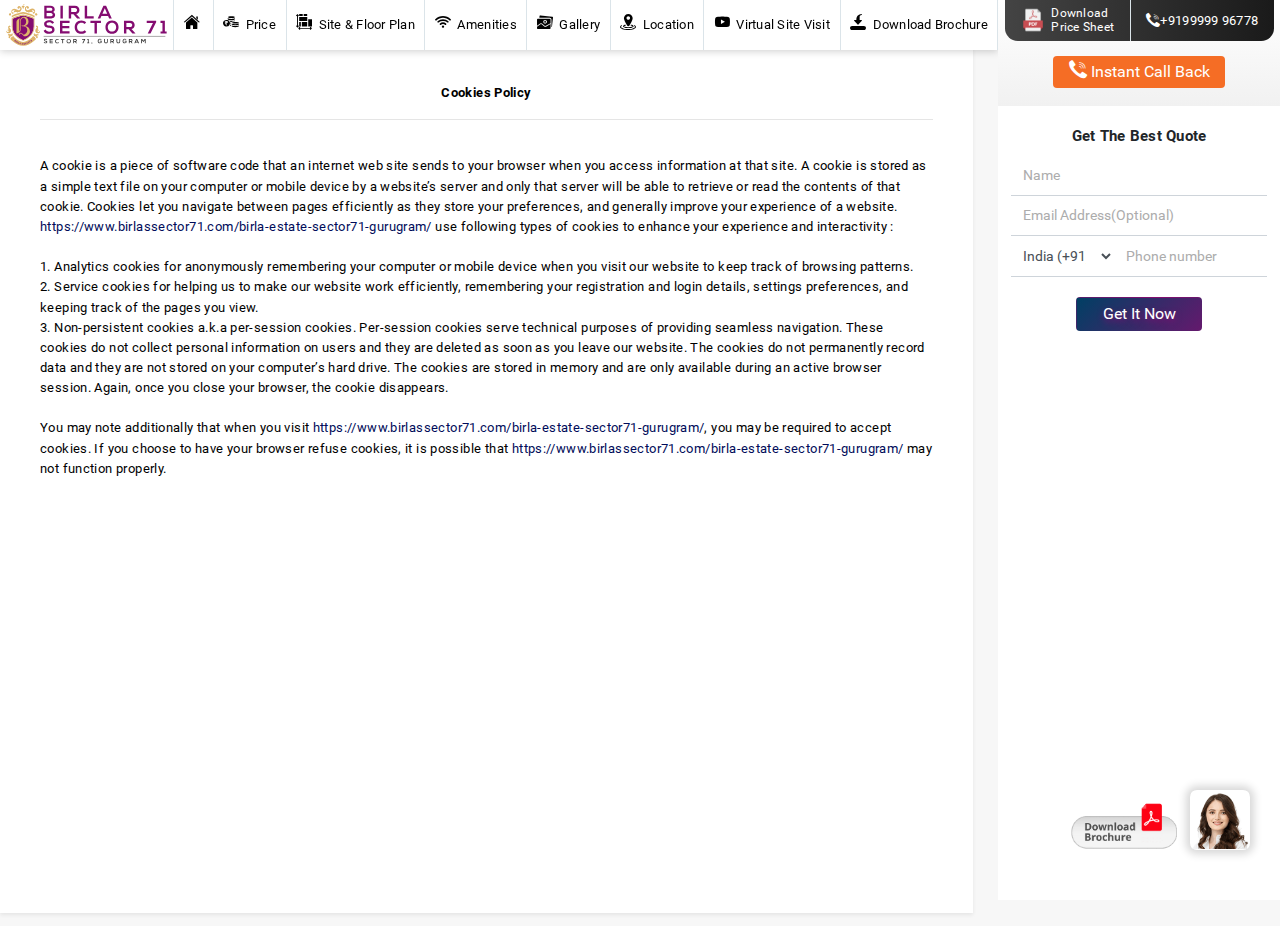
<file: webclone/www.birlassector71.com/birla-estate-sector71-gurugram/cookies-policy.html>
<!DOCTYPE html>
<html lang="en">

<!-- Mirrored from www.birlassector71.com/birla-estate-sector71-gurugram/cookies-policy.php by HTTrack Website Copier/3.x [XR&CO'2014], Wed, 29 Oct 2025 23:55:59 GMT -->
<!-- Added by HTTrack --><meta http-equiv="content-type" content="text/html;charset=UTF-8" /><!-- /Added by HTTrack -->
<head>
<!-- Google Tag Manager -->
<script>(function(w,d,s,l,i){w[l]=w[l]||[];w[l].push({'gtm.start':
new Date().getTime(),event:'gtm.js'});var f=d.getElementsByTagName(s)[0],
j=d.createElement(s),dl=l!='dataLayer'?'&l='+l:'';j.async=true;j.src=
'../../www.googletagmanager.com/gtm5445.html?id='+i+dl;f.parentNode.insertBefore(j,f);
})(window,document,'script','dataLayer','GTM-WMFHKLP3');</script>
<!-- End Google Tag Manager -->

             <meta charset="utf-8" />
        <meta name="viewport" content="width=device-width, initial-scale=1, shrink-to-fit=no" />
        
        <link rel="icon" type="image/x-icon" href="favicon.png"  />
        <title>Birla Sector 71 - 3 & 3.5 BHK Luxury Apartments in Gurugram </title>
        <link rel="preload" href="assets/img/mobl.webp" as="image"> 
        <link rel="stylesheet" href="assets/css/pure_style.css" />
        <link rel="preload" href="assets/css/pure_style.css" as="style" />
        <link rel="preload" href="assets/fonts/micon.woff2" as="font" type="font/woff2" crossorigin />
        <link rel="dns-prefetch" href="http://google-analytics.com/" crossorigin />
        <link rel="dns-prefetch" href="http://googletagmanager.com/" crossorigin />
        <link rel="dns-prefetch" href="http://www.googleadservices.com/" crossorigin />
        <link rel="dns-prefetch" href="http://googleads.g.doubleclick.net/" crossorigin />
        <meta name="description" content=" Birla Sector 71 offering 3 & 3.5 BHK luxury apartments in Gurugram. Check property prices, floor plans & amenities.  "/>
        <meta name="keywords" content=""/>
        <link rel="canonical" href="index.html" />
        <meta property="og:title" content="Birla Sector 71 - 3 & 3.5 BHK Luxury Apartments in Gurugram " />
        <meta property="og:type" content="https://www.birlassector71.com/birla-estate-sector71-gurugram/" />
        <meta property="og:url" content="https://www.birlassector71.com/birla-estate-sector71-gurugram/" />
        <meta property="og:image" content="./assets/img/desktb1.webp" />
        <meta property="og:description" content=" Birla Sector 71 offering 3 & 3.5 BHK luxury apartments in Gurugram. Check property prices, floor plans & amenities.  " />
        <meta property="twitter:title" content="Birla Sector 71 - 3 & 3.5 BHK Luxury Apartments in Gurugram " />
        <meta property="twitter:description" content=" Birla Sector 71 offering 3 & 3.5 BHK luxury apartments in Gurugram. Check property prices, floor plans & amenities.  " />
        <meta property="twitter:card" content="summary_large_image" />
        <style>
            :root {--colorPrimary: #840d70;--colorSecondary: #003f64; --colorBtn: #ffffff;--bgDesk: url('https://www.birlassector71.com/img/desktb1.webp');--bgMob: url('https://www.birlassector71.com/img/mobl.webp');
}
            @font-face { font-family: 'Roboto'; src: url('assets/fonts/Roboto-Regular.woff2') format('woff2'); font-weight: normal; }
            @font-face {font-family: 'Roboto'; src: url('assets/fonts/Roboto-Bold.woff2') format('woff2'); font-weight: bold; }
            #loader {width: 100vw;height: 100vh;background-color: rgba(255, 255, 255, 1);position: fixed;top: 0;left: 0;z-index: 1040;}
            .loader-text {display: block;text-align: center;color: #d7d7d7;font-family: Roboto, sans-serif;position: absolute;top: 50%;left: 50%;-webkit-transform: translate(-50%, -50%);-moz-transform: translate(-50%, -50%);-ms-transform: translate(-50%, -50%);-o-transform: translate(-50%, -50%);transform: translate(-50%, -50%);}
            @keyframes loader {
                0% {filter: grayscale(0);}
                50% {filter: grayscale(100%);}
                100% {filter: grayscale(0);}}
            /*.loader-logo {width: 300px;-webkit-animation: loader 1.3s infinite linear;-moz-animation: loader 1.3s infinite linear;-ms-animation: loader 1.3s infinite linear;-o-animation: loader 1.3s infinite linear;animation: loader 1.3s infinite linear;}*/
            /*.pload {display: none;}*/
            .iti__flag-container {display: none;}
            section#mymap {height: 540px;}
            button.btn.btn-sm.btn-outline-info.sectio-bro-btn.overflow-hidden.enqModal {margin-bottom: 15px;}
            input#submitBtn {margin: 15px 0;}
            .textcolor{color:#fff;}
            button.btn.btn-info.micro-form-btn.effetMoveGradient.submitBtn.enqModal {margin-bottom: 15px;}
            a.drift-open-chat {color: #fff;}
            p{text-align: justify;}
            select.my_country_name.form-control.rounded-0.micro-form-field {float: left;display: inline-block;width: 40%;padding-left: 8px;}
            input#modal_my_mobile {width: 60%;}
            /*--for thank you page --*/
            .thankyou-text p {text-align: center !important;}
        </style>
        <!-- Small Chatbot -->
        
        <link rel="stylesheet" href="assets/css/chatv25.css" />

<!-- Small Chatbot -->
<div class="chat-pop-sm">
    <button id="chat-pop-sm-close" type="button" class="close" data-dismiss="chat-pop-sm" aria-label="Close">
        <span aria-hidden="true">×</span>
    </button>
    <div class="chat-pop-txt">
        “Hey, I'm Rahul Sharma!“ <strong>How can I help you?</strong>
    </div>
    <button class="chat-pop-sm-btn openchat" type="button" id="chat-square-small">Let's Chat</button>
</div>
<!-- Small Chatbot -->

<!-- Chatbot -->
<div id="chat-square" class="btn"></div>
<div id="chat-close" class="btn chat-box-toggle">
    <div class="close-img"></div>
</div>

<div class="chat-wrapper">
    <div class="chat-header">
        <div class="chat-header-photo">
            <span class="active-circle"></span>
        </div>
        <div class="chat-header-name">Rahul Sharma</div>
    </div>

    <div class="chat-box-body">
        <div class="chat-box-overlay"></div>
        <div class="chat-logs">
            <div id="hb-chat-bot">
                <div class="chat-container">
                    <div class="chat-messages-time"></div>
                    <div class="chat-messages-container"></div>
                    <div class="chat-actions-container"></div>
                    <div class="chat-footer"></div>
                </div>
            </div>
        </div>
    </div>
</div>
<!-- Chatbot -->

        <!-- Chatbot -->
    </head>
    <body data-spy="scroll" data-target="#navbarNav">
<!-- Google Tag Manager (noscript) -->
<noscript><iframe src="https://www.googletagmanager.com/ns.html?id=GTM-WMFHKLP3"
height="0" width="0" style="display:none;visibility:hidden"></iframe></noscript>
<!-- End Google Tag Manager (noscript) -->

      <header class="micro-nav fixed-top pload">
            <nav class="navbar navbar-expand-lg navbar-light bg-white micro-navbar">
                <a class="navbar-brand" href="index.html" ><img alt="Birla Sector 71 Gurgaon Logo" src="assets/img/logo.svg" class="logo" /></a>
                <button class="navbar-toggler" type="button" data-toggle="collapse" data-target="#navbarNav" aria-controls="navbarNav" aria-expanded="false" aria-label="Toggle navigation"><span class="navbar-toggler-icon"></span></button>
                <div class="collapse navbar-collapse" id="navbarNav">
                    <ul class="navbar-nav nav-fill">
                        <li class="nav-item"><a class="nav-link" href="#home"><i class="mi mi-home nav-icon"></i><span class="d-sm-inline d-md-none"> Home</span></a></li>
                        <li class="nav-item"><a class="nav-link" href="#pricing"><i class="mi mi-price nav-icon"></i> Price</a></li>
                        <li class="nav-item"><a class="nav-link" href="#sitefloorplan"><i class="mi mi-siteplan nav-icon"></i> Site &amp; Floor Plan</a></li>
                        <li class="nav-item"><a class="nav-link" href="#amenities"><i class="mi mi-ami nav-icon"></i> Amenities</a></li>
                        <li class="nav-item"><a class="nav-link" href="#gallery"><i class="mi mi-gallery nav-icon"></i> Gallery</a></li>
                        <li class="nav-item"><a class="nav-link" href="#address_section"><i class="mi mi-location nav-icon"></i> Location</a></li>
                        <li class="nav-item"><a class="nav-link" href="#sitevisit"><i class="mi mi-sitevisit nav-icon"></i> Virtual Site Visit </a></li>
<li class="nav-item overflow-hidden"><a class="nav-link enqModal" href="#" data-form="md" data-title="Download brochure" data-btn="Download now" data-enquiry="Download Brochure Toolbar" data-redirect="brochure" data-redirect-file="brochure.pdf" data-toggle="modal" data-target="#enqModal" > <i class="mi mi-download nav-icon d-inline-block animated slideInDown infinite"></i> Download Brochure </a> </li> </ul>
                </div>
            </nav>
        </header>
<main class="pload">
 <style>
     section{
         height: 100vh;
     }
 </style>
  <section class="section shadow-sm lazyload" id="developer">
    <div class="thankyou-text">
<p><br><br>
<b>Cookies Policy</b>
<hr><br>
A cookie is a piece of software code that an internet web site sends to your browser when you access information at that site. A cookie is stored as a simple text file on your computer or mobile device by a website’s server and only that server will be able to retrieve or read the contents of that cookie. Cookies let you navigate between pages efficiently as they store your preferences, and generally improve your experience of a website. <a href='index.html'>https://www.birlassector71.com/birla-estate-sector71-gurugram/</a> use following types of cookies to enhance your experience and interactivity :
<br><br>
1. Analytics cookies for anonymously remembering your computer or mobile device when you visit our website to keep track of browsing patterns.
<br>
2. Service cookies for helping us to make our website work efficiently, remembering your registration and login details, settings preferences, and keeping track of the pages you view.
<br>
3. Non-persistent cookies a.k.a per-session cookies. Per-session cookies serve technical purposes of providing seamless navigation. These cookies do not collect personal information on users and they are deleted as soon as you leave our website. The cookies do not permanently record data and they are not stored on your computer’s hard drive. The cookies are stored in memory and are only available during an active browser session. Again, once you close your browser, the cookie disappears.
<br><br>
You may note additionally that when you visit <a href='index.html'>https://www.birlassector71.com/birla-estate-sector71-gurugram/</a>, you may be required to accept cookies. If you choose to have your browser refuse cookies, it is possible that <a href='index.html'>https://www.birlassector71.com/birla-estate-sector71-gurugram/</a> may not function properly.

</p>
    </div>
</section>
    

</main>

<style>
.action-icon img{ height: 22px; width: auto; margin-right: 7px; }
.ft-main{ display:flex; justify-content:center; align-items:center; width:100%; padding:0% 2%; font-size:14px; }
.ft-left{ width:82%; }
.ft-right{ width:16%; }
.acceptcookies{ font-size: 16px; padding: 3px 30px; }
@media (min-width: 1920px) and (max-width: 2560px)  {
    .ft-main{ font-size:19px; }
    }
@media (min-width: 2561px) and (max-width: 5120px)  {
    .ft-main{ font-size:36px; }
    }
@media (min-width: 1920px) and (max-width: 5120px)  {
    .acceptcookies{ font-size: 46px; padding: 3px 30px; }
    }
@media (min-width: 320px) and (max-width: 767px)  {
    .ft-main{ display:block; }
    .ft-left{ width:100%; text-align:justify; }
    .ft-right{ width:100%; }
    .acceptcookies{ margin-top: 10px; margin-left:0px!important; }
     }
</style>
     <!--exit modal 1 start -->
     <div class="modal fade lightbox" id="enqModal233"  role="dialog" aria-hidden="true"></div>
     <!--Exit modal 1 end-->
     <!--exit modal 2 start -->
     <div class="modal fade lightbox2 abc"></div> 
    <!--exit modal 2 end -->
            <div class="micro-side text-center">
                <div class="og-section pb-2">
                    <ul class="nav nav-fill og-block">
                        <li class="new-pdf nav-item enqModal" data-form="lg" data-title="Download Price Sheet" data-btn="Download Now" data-enquiry="Download Price Sheet Top Corner Desktop" data-toggle="modal" data-target="#enqModal"><div><img src="assets/img/newpdfimg.png" class="bounce pdf-img"></div><div>Download<br>Price Sheet</div></li>
                        <li class="nav-item driftc d-flex-center-items"> <a href="tel:+9199999 96778" class="textcolor d-flex-center-items"><i class="mi mi-call"></i> +9199999 96778</a></li>   
                    </ul>
                    <button
                        class="btn-danger pulse-shadow btn btn-sm btn-info micro-form-btn-sm effectScale enqModal mt-1"
                        data-form="sm"
                        data-title="Instant Call Back"
                        data-btn="Request Call Now"
                        data-enquiry="Request Call Back"
                        data-toggle="modal"
                        data-target="#enqModal"
                    >
                        <span class="mi mi-call action-icon"></span> Instant Call Back</button>
                </div>
                <span class="d-block form-heading font-weight-bold mr-tb-text">Get The Best Quote</span>
                <form action="https://microsite.fanmrealty.com/live/lead-callback-v25.php" method="post" class="form-side" id="pardotForm" class="pardotForm">
                    <input type="text" id="fname" placeholder="Name" name="fname" class="form-control rounded-0 micro-form-field" required>
                    <div class="error" id="name_error"></div>
                    <input type="email" id="email" placeholder="Email Address(Optional)" name="email" class="form-control rounded-0 micro-form-field">
                    <div class="error" id="address_error"></div>
                    <select class="my_country_name form-control rounded-0 micro-form-field" aria-label="countryname" name="country_name">
                        <option data-countrycode="IN" value="India" data-contry_code="91">India (+91)</option>
                        <option data-countrycode="AF" value="Afghanistan" data-contry_code="93">Afghanistan (+93)</option>
                        <option data-countrycode="AL" value="Albania" data-contry_code="355">Albania (+355)</option>
                        <option data-countrycode="DZ" value="Algeria" data-contry_code="213">Algeria (+213)</option>
                        <option data-countrycode="AS" value="American Samoa" data-contry_code="1-684">American Samoa (+1-684)</option>
                        <option data-countrycode="AD" value="Andorra" data-contry_code="376">Andorra (+376)</option>
                        <option data-countrycode="AO" value="Angola" data-contry_code="244">Angola (+244)</option>
                        <option data-countrycode="AI" value="Anguilla" data-contry_code="1-264">Anguilla (+1-264)</option>
                        <option data-countrycode="AQ" value="Antarctica" data-contry_code="672">Antarctica (+672)</option>
                        <option data-countrycode="AG" value="Antigua and Barbuda" data-contry_code="1-268">Antigua and Barbuda (+1-268)</option>
                        <option data-countrycode="AR" value="Argentina" data-contry_code="54">Argentina (+54)</option>
                        <option data-countrycode="AM" value="Armenia" data-contry_code="374">Armenia (+374)</option>
                        <option data-countrycode="AW" value="Aruba" data-contry_code="297">Aruba (+297)</option>
                        <option data-countrycode="AU" value="Australia" data-contry_code="61">Australia (+61)</option>
                        <option data-countrycode="AT" value="Austria" data-contry_code="43">Austria (+43)</option>
                        <option data-countrycode="AZ" value="Azerbaijan" data-contry_code="994">Azerbaijan (+994)</option>
                        <option data-countrycode="BS" value="Bahamas" data-contry_code="1-242">Bahamas (+1-242)</option>
                        <option data-countrycode="BH" value="Bahrain" data-contry_code="973">Bahrain (+973)</option>
                        <option data-countrycode="BD" value="Bangladesh" data-contry_code="880">Bangladesh (+880)</option>
                        <option data-countrycode="BB" value="Barbados" data-contry_code="1-246">Barbados (+1-246)</option>
                        <option data-countrycode="BY" value="Belarus" data-contry_code="375">Belarus (+375)</option>
                        <option data-countrycode="BE" value="Belgium" data-contry_code="32">Belgium (+32)</option>
                        <option data-countrycode="BZ" value="Belize" data-contry_code="501">Belize (+501)</option>
                        <option data-countrycode="BJ" value="Benin" data-contry_code="229">Benin (+229)</option>
                        <option data-countrycode="BM" value="Bermuda" data-contry_code="1-441">Bermuda (+1-441)</option>
                        <option data-countrycode="BT" value="Bhutan" data-contry_code="975">Bhutan (+975)</option>
                        <option data-countrycode="BO" value="Bolivia" data-contry_code="591">Bolivia (+591)</option>
                        <option data-countrycode="BA" value="Bosnia and Herzegowina" data-contry_code="387">Bosnia and Herzegowina (+387)</option>
                        <option data-countrycode="BW" value="Botswana" data-contry_code="267">Botswana (+267)</option>
                        <option data-countrycode="BV" value="Bouvet Island" data-contry_code="47">Bouvet Island (+47)</option>
                        <option data-countrycode="BR" value="Brazil" data-contry_code="55">Brazil (+55)</option>
                        <option data-countrycode="IO" value="British Indian Ocean Territory" data-contry_code="246">British Indian Ocean Territory (+246)</option>
                        <option data-countrycode="BN" value="Brunei Darussalam" data-contry_code="673">Brunei Darussalam (+673)</option>
                        <option data-countrycode="BG" value="Bulgaria" data-contry_code="359">Bulgaria (+359)</option>
                        <option data-countrycode="BF" value="Burkina Faso" data-contry_code="226">Burkina Faso (+226)</option>
                        <option data-countrycode="BI" value="Burundi" data-contry_code="257">Burundi (+257)</option>
                        <option data-countrycode="KH" value="Cambodia" data-contry_code="855">Cambodia (+855)</option>
                        <option data-countrycode="CM" value="Cameroon" data-contry_code="237">Cameroon (+237)</option>
                        <option data-countrycode="CA" value="Canada" data-contry_code="1">Canada (+1)</option>
                        <option data-countrycode="CV" value="Cape Verde" data-contry_code="238">Cape Verde (+238)</option>
                        <option data-countrycode="KY" value="Cayman Islands" data-contry_code="1-345">Cayman Islands (+1-345)</option>
                        <option data-countrycode="CF" value="Central African Republic" data-contry_code="236">Central African Republic (+236)</option>
                        <option data-countrycode="TD" value="Chad" data-contry_code="235">Chad (+235)</option>
                        <option data-countrycode="CL" value="Chile" data-contry_code="56">Chile (+56)</option>
                        <option data-countrycode="CN" value="China" data-contry_code="86">China (+86)</option>
                        <option data-countrycode="CX" value="Christmas Island" data-contry_code="61">Christmas Island (+61)</option>
                        <option data-countrycode="CC" value="Cocos (Keeling) Islands" data-contry_code="61">Cocos (Keeling) Islands (+61)</option>
                        <option data-countrycode="CO" value="Colombia" data-contry_code="57">Colombia (+57)</option>
                        <option data-countrycode="KM" value="Comoros" data-contry_code="269">Comoros (+269)</option>
                        <option data-countrycode="CG" value="Congo Democratic Republic of" data-contry_code="242">Congo Democratic Republic of (+242)</option>
                        <option data-countrycode="CK" value="Cook Islands" data-contry_code="682">Cook Islands (+682)</option>
                        <option data-countrycode="CR" value="Costa Rica" data-contry_code="506">Costa Rica (+506)</option>
                        <option data-countrycode="CI" value="Cote D'Ivoire" data-contry_code="225">Cote D'Ivoire (+225)</option>
                        <option data-countrycode="HR" value="Croatia" data-contry_code="385">Croatia (+385)</option>
                        <option data-countrycode="CU" value="Cuba" data-contry_code="53">Cuba (+53)</option>
                        <option data-countrycode="CY" value="Cyprus" data-contry_code="357">Cyprus (+357)</option>
                        <option data-countrycode="CZ" value="Czech Republic" data-contry_code="420">Czech Republic (+420)</option>
                        <option data-countrycode="DK" value="Denmark" data-contry_code="45">Denmark (+45)</option>
                        <option data-countrycode="DJ" value="Djibouti" data-contry_code="253">Djibouti (+253)</option>
                        <option data-countrycode="DM" value="Dominica" data-contry_code="1-767">Dominica (+1-767)</option>
                        <option data-countrycode="DO" value="Dominican Republic" data-contry_code="1-809">Dominican Republic (+1-809)</option>
                        <option data-countrycode="TL" value="Timor-Leste" data-contry_code="670">Timor-Leste (+670)</option>
                        <option data-countrycode="EC" value="Ecuador" data-contry_code="593">Ecuador (+593)</option>
                        <option data-countrycode="EG" value="Egypt" data-contry_code="20">Egypt (+20)</option>
                        <option data-countrycode="SV" value="El Salvador" data-contry_code="503">El Salvador (+503)</option>
                        <option data-countrycode="GQ" value="Equatorial Guinea" data-contry_code="240">Equatorial Guinea (+240)</option>
                        <option data-countrycode="ER" value="Eritrea" data-contry_code="291">Eritrea (+291)</option>
                        <option data-countrycode="EE" value="Estonia" data-contry_code="372">Estonia (+372)</option>
                        <option data-countrycode="ET" value="Ethiopia" data-contry_code="251">Ethiopia (+251)</option>
                        <option data-countrycode="FK" value="Falkland Islands (Malvinas)" data-contry_code="500">Falkland Islands (Malvinas) (+500)</option>
                        <option data-countrycode="FO" value="Faroe Islands" data-contry_code="298">Faroe Islands (+298)</option>
                        <option data-countrycode="FJ" value="Fiji" data-contry_code="679">Fiji (+679)</option>
                        <option data-countrycode="FI" value="Finland" data-contry_code="358">Finland (+358)</option>
                        <option data-countrycode="FR" value="France" data-contry_code="33">France (+33)</option>
                        <option data-countrycode="GF" value="French Guiana" data-contry_code="594">French Guiana (+594)</option>
                        <option data-countrycode="PF" value="French Polynesia" data-contry_code="689">French Polynesia (+689)</option>
                        <option data-countrycode="GA" value="Gabon" data-contry_code="241">Gabon (+241)</option>
                        <option data-countrycode="GM" value="Gambia" data-contry_code="220">Gambia (+220)</option>
                        <option data-countrycode="GE" value="Georgia" data-contry_code="995">Georgia (+995)</option>
                        <option data-countrycode="DE" value="Germany" data-contry_code="49">Germany (+49)</option>
                        <option data-countrycode="GH" value="Ghana" data-contry_code="233">Ghana (+233)</option>
                        <option data-countrycode="GI" value="Gibraltar" data-contry_code="350">Gibraltar (+350)</option>
                        <option data-countrycode="GR" value="Greece" data-contry_code="30">Greece (+30)</option>
                        <option data-countrycode="GL" value="Greenland" data-contry_code="299">Greenland (+299)</option>
                        <option data-countrycode="GD" value="Grenada" data-contry_code="1-473">Grenada (+1-473)</option>
                        <option data-countrycode="GP" value="Guadeloupe" data-contry_code="590">Guadeloupe (+590)</option>
                        <option data-countrycode="GU" value="Guam" data-contry_code="1-671">Guam (+1-671)</option>
                        <option data-countrycode="GT" value="Guatemala" data-contry_code="502">Guatemala (+502)</option>
                        <option data-countrycode="GN" value="Guinea" data-contry_code="224">Guinea (+224)</option>
                        <option data-countrycode="GW" value="Guinea-bissau" data-contry_code="245">Guinea-bissau (+245)</option>
                        <option data-countrycode="GY" value="Guyana" data-contry_code="592">Guyana (+592)</option>
                        <option data-countrycode="HT" value="Haiti" data-contry_code="509">Haiti (+509)</option>
                        <option data-countrycode="HM" value="Heard Island and McDonald Islands" data-contry_code="011">Heard Island and McDonald Islands (+011)</option>
                        <option data-countrycode="HN" value="Honduras" data-contry_code="504">Honduras (+504)</option>
                        <option data-countrycode="HK" value="Hong Kong" data-contry_code="852">Hong Kong (+852)</option>
                        <option data-countrycode="HU" value="Hungary" data-contry_code="36">Hungary (+36)</option>
                        <option data-countrycode="IS" value="Iceland" data-contry_code="354">Iceland (+354)</option>
                        <option data-countrycode="IN" value="India" data-contry_code="91" selected="">India (+91)</option>
                        <option data-countrycode="ID" value="Indonesia" data-contry_code="62">Indonesia (+62)</option>
                        <option data-countrycode="IR" value="Iran (Islamic Republic of)" data-contry_code="98">Iran (Islamic Republic of) (+98)</option>
                        <option data-countrycode="IQ" value="Iraq" data-contry_code="964">Iraq (+964)</option>
                        <option data-countrycode="IE" value="Ireland" data-contry_code="353">Ireland (+353)</option>
                        <option data-countrycode="IL" value="Israel" data-contry_code="972">Israel (+972)</option>
                        <option data-countrycode="IT" value="Italy" data-contry_code="39">Italy (+39)</option>
                        <option data-countrycode="JM" value="Jamaica" data-contry_code="1-876">Jamaica (+1-876)</option>
                        <option data-countrycode="JP" value="Japan" data-contry_code="81">Japan (+81)</option>
                        <option data-countrycode="JO" value="Jordan" data-contry_code="962">Jordan (+962)</option>
                        <option data-countrycode="KZ" value="Kazakhstan" data-contry_code="7">Kazakhstan (+7)</option>
                        <option data-countrycode="KE" value="Kenya" data-contry_code="254">Kenya (+254)</option>
                        <option data-countrycode="KI" value="Kiribati" data-contry_code="686">Kiribati (+686)</option>
                        <option data-countrycode="KP" value="Korea, Democratic People's Republic of" data-contry_code="850">Korea, Democratic People's Republic of (+850)</option>
                        <option data-countrycode="KR" value="South Korea" data-contry_code="82">South Korea (+82)</option>
                        <option data-countrycode="KW" value="Kuwait" data-contry_code="965">Kuwait (+965)</option>
                        <option data-countrycode="KG" value="Kyrgyzstan" data-contry_code="996">Kyrgyzstan (+996)</option>
                        <option data-countrycode="LA" value="Lao People's Democratic Republic" data-contry_code="856">Lao People's Democratic Republic (+856)</option>
                        <option data-countrycode="LV" value="Latvia" data-contry_code="371">Latvia (+371)</option>
                        <option data-countrycode="LB" value="Lebanon" data-contry_code="961">Lebanon (+961)</option>
                        <option data-countrycode="LS" value="Lesotho" data-contry_code="266">Lesotho (+266)</option>
                        <option data-countrycode="LR" value="Liberia" data-contry_code="231">Liberia (+231)</option>
                        <option data-countrycode="LY" value="Libya" data-contry_code="218">Libya (+218)</option>
                        <option data-countrycode="LI" value="Liechtenstein" data-contry_code="423">Liechtenstein (+423)</option>
                        <option data-countrycode="LT" value="Lithuania" data-contry_code="370">Lithuania (+370)</option>
                        <option data-countrycode="LU" value="Luxembourg" data-contry_code="352">Luxembourg (+352)</option>
                        <option data-countrycode="MO" value="Macao" data-contry_code="853">Macao (+853)</option>
                        <option data-countrycode="MK" value="Macedonia, The Former Yugoslav Republic of" data-contry_code="389">Macedonia, The Former Yugoslav Republic of (+389)</option>
                        <option data-countrycode="MG" value="Madagascar" data-contry_code="261">Madagascar (+261)</option>
                        <option data-countrycode="MW" value="Malawi" data-contry_code="265">Malawi (+265)</option>
                        <option data-countrycode="MY" value="Malaysia" data-contry_code="60">Malaysia (+60)</option>
                        <option data-countrycode="MV" value="Maldives" data-contry_code="960">Maldives (+960)</option>
                        <option data-countrycode="ML" value="Mali" data-contry_code="223">Mali (+223)</option>
                        <option data-countrycode="MT" value="Malta" data-contry_code="356">Malta (+356)</option>
                        <option data-countrycode="MH" value="Marshall Islands" data-contry_code="692">Marshall Islands (+692)</option>
                        <option data-countrycode="MQ" value="Martinique" data-contry_code="596">Martinique (+596)</option>
                        <option data-countrycode="MR" value="Mauritania" data-contry_code="222">Mauritania (+222)</option>
                        <option data-countrycode="MU" value="Mauritius" data-contry_code="230">Mauritius (+230)</option>
                        <option data-countrycode="YT" value="Mayotte" data-contry_code="262">Mayotte (+262)</option>
                        <option data-countrycode="MX" value="Mexico" data-contry_code="52">Mexico (+52)</option>
                        <option data-countrycode="FM" value="Micronesia, Federated States of" data-contry_code="691">Micronesia, Federated States of (+691)</option>
                        <option data-countrycode="MD" value="Moldova" data-contry_code="373">Moldova (+373)</option>
                        <option data-countrycode="MC" value="Monaco" data-contry_code="377">Monaco (+377)</option>
                        <option data-countrycode="MN" value="Mongolia" data-contry_code="976">Mongolia (+976)</option>
                        <option data-countrycode="MS" value="Montserrat" data-contry_code="1-664">Montserrat (+1-664)</option>
                        <option data-countrycode="MA" value="Morocco" data-contry_code="212">Morocco (+212)</option>
                        <option data-countrycode="MZ" value="Mozambique" data-contry_code="258">Mozambique (+258)</option>
                        <option data-countrycode="MM" value="Myanmar" data-contry_code="95">Myanmar (+95)</option>
                        <option data-countrycode="NA" value="Namibia" data-contry_code="264">Namibia (+264)</option>
                        <option data-countrycode="NR" value="Nauru" data-contry_code="674">Nauru (+674)</option>
                        <option data-countrycode="NP" value="Nepal" data-contry_code="977">Nepal (+977)</option>
                        <option data-countrycode="NL" value="Netherlands" data-contry_code="31">Netherlands (+31)</option>
                        <option data-countrycode="AN" value="Netherlands Antilles" data-contry_code="599">Netherlands Antilles (+599)</option>
                        <option data-countrycode="NC" value="New Caledonia" data-contry_code="687">New Caledonia (+687 )</option>
                        <option data-countrycode="NZ" value="New Zealand" data-contry_code="64">New Zealand (+64)</option>
                        <option data-countrycode="NI" value="Nicaragua" data-contry_code="505">Nicaragua (+505)</option>
                        <option data-countrycode="NE" value="Niger" data-contry_code="227">Niger (+227)</option>
                        <option data-countrycode="NG" value="Nigeria" data-contry_code="234">Nigeria (+234)</option>
                        <option data-countrycode="NU" value="Niue" data-contry_code="683">Niue (+683)</option>
                        <option data-countrycode="NF" value="Norfolk Island" data-contry_code="672">Norfolk Island (+672)</option>
                        <option data-countrycode="MP" value="Northern Mariana Islands" data-contry_code="1-670">Northern Mariana Islands (+1-670)</option>
                        <option data-countrycode="NO" value="Norway" data-contry_code="47">Norway (+47)</option>
                        <option data-countrycode="OM" value="Oman" data-contry_code="968">Oman (+968)</option>
                        <option data-countrycode="PK" value="Pakistan" data-contry_code="92">Pakistan (+92)</option>
                        <option data-countrycode="PW" value="Palau" data-contry_code="680">Palau (+680)</option>
                        <option data-countrycode="PA" value="Panama" data-contry_code="507">Panama (+507)</option>
                        <option data-countrycode="PG" value="Papua New Guinea" data-contry_code="675">Papua New Guinea (+675)</option>
                        <option data-countrycode="PY" value="Paraguay" data-contry_code="595">Paraguay (+595)</option>
                        <option data-countrycode="PE" value="Peru" data-contry_code="51">Peru (+51)</option>
                        <option data-countrycode="PH" value="Philippines" data-contry_code="63">Philippines (+63)</option>
                        <option data-countrycode="PN" value="Pitcairn" data-contry_code="64">Pitcairn (+64)</option>
                        <option data-countrycode="PL" value="Poland" data-contry_code="48">Poland (+48)</option>
                        <option data-countrycode="PT" value="Portugal" data-contry_code="351">Portugal (+351)</option>
                        <option data-countrycode="PR" value="Puerto Rico" data-contry_code="1-787">Puerto Rico (+1-787)</option>
                        <option data-countrycode="QA" value="Qatar" data-contry_code="974">Qatar (+974)</option>
                        <option data-countrycode="RE" value="Reunion" data-contry_code="262">Reunion (+262)</option>
                        <option data-countrycode="RO" value="Romania" data-contry_code="40">Romania (+40)</option>
                        <option data-countrycode="RU" value="Russian Federation" data-contry_code="7">Russian Federation (+7)</option>
                        <option data-countrycode="RW" value="Rwanda" data-contry_code="250">Rwanda (+250)</option>
                        <option data-countrycode="KN" value="Saint Kitts and Nevis" data-contry_code="1-869">Saint Kitts and Nevis (+1-869)</option>
                        <option data-countrycode="LC" value="Saint Lucia" data-contry_code="1-758">Saint Lucia (+1-758)</option>
                        <option data-countrycode="VC" value="Saint Vincent and the Grenadines" data-contry_code="1-784">Saint Vincent and the Grenadines (+1-784)</option>
                        <option data-countrycode="WS" value="Samoa" data-contry_code="685">Samoa (+685)</option>
                        <option data-countrycode="SM" value="San Marino" data-contry_code="378">San Marino (+378)</option>
                        <option data-countrycode="ST" value="Sao Tome and Principe" data-contry_code="239">Sao Tome and Principe (+239)</option>
                        <option data-countrycode="SA" value="Saudi Arabia" data-contry_code="966">Saudi Arabia (+966)</option>
                        <option data-countrycode="SN" value="Senegal" data-contry_code="221">Senegal (+221)</option>
                        <option data-countrycode="SC" value="Seychelles" data-contry_code="248">Seychelles (+248)</option>
                        <option data-countrycode="SL" value="Sierra Leone" data-contry_code="232">Sierra Leone (+232)</option>
                        <option data-countrycode="SG" value="Singapore" data-contry_code="65">Singapore (+65)</option>
                        <option data-countrycode="SK" value="Slovakia (Slovak Republic)" data-contry_code="421">Slovakia (Slovak Republic) (+421)</option>
                        <option data-countrycode="SI" value="Slovenia" data-contry_code="386">Slovenia (+386)</option>
                        <option data-countrycode="SB" value="Solomon Islands" data-contry_code="677">Solomon Islands (+677)</option>
                        <option data-countrycode="SO" value="Somalia" data-contry_code="252">Somalia (+252)</option>
                        <option data-countrycode="ZA" value="South Africa" data-contry_code="27">South Africa (+27)</option>
                        <option data-countrycode="GS" value="South Georgia and the South Sandwich Islands" data-contry_code="500">South Georgia and the South Sandwich Islands (+500)</option>
                        <option data-countrycode="ES" value="Spain" data-contry_code="34">Spain (+34)</option>
                        <option data-countrycode="LK" value="Sri Lanka" data-contry_code="94">Sri Lanka (+94)</option>
                        <option data-countrycode="SH" value="Saint Helena, Ascension and Tristan da Cunha" data-contry_code="290">Saint Helena, Ascension and Tristan da Cunha (+290)</option>
                        <option data-countrycode="PM" value="St. Pierre and Miquelon" data-contry_code="508">St. Pierre and Miquelon (+508)</option>
                        <option data-countrycode="SD" value="Sudan" data-contry_code="249">Sudan (+249)</option>
                        <option data-countrycode="SR" value="Suriname" data-contry_code="597">Suriname (+597)</option>
                        <option data-countrycode="SJ" value="Svalbard and Jan Mayen Islands" data-contry_code="47">Svalbard and Jan Mayen Islands (+47)</option>
                        <option data-countrycode="SZ" value="Swaziland" data-contry_code="268">Swaziland (+268)</option>
                        <option data-countrycode="SE" value="Sweden" data-contry_code="46">Sweden (+46)</option>
                        <option data-countrycode="CH" value="Switzerland" data-contry_code="41">Switzerland (+41)</option>
                        <option data-countrycode="SY" value="Syrian Arab Republic" data-contry_code="963">Syrian Arab Republic (+963)</option>
                        <option data-countrycode="TW" value="Taiwan" data-contry_code="886">Taiwan (+886)</option>
                        <option data-countrycode="TJ" value="Tajikistan" data-contry_code="992">Tajikistan (+992)</option>
                        <option data-countrycode="TZ" value="Tanzania, United Republic of" data-contry_code="255">Tanzania, United Republic of (+255)</option>
                        <option data-countrycode="TH" value="Thailand" data-contry_code="66">Thailand (+66)</option>
                        <option data-countrycode="TG" value="Togo" data-contry_code="228">Togo (+228)</option>
                        <option data-countrycode="TK" value="Tokelau" data-contry_code="690">Tokelau (+690)</option>
                        <option data-countrycode="TO" value="Tonga" data-contry_code="676">Tonga (+676)</option>
                        <option data-countrycode="TT" value="Trinidad and Tobago" data-contry_code="1-868">Trinidad and Tobago (+1-868)</option>
                        <option data-countrycode="TN" value="Tunisia" data-contry_code="216">Tunisia (+216)</option>
                        <option data-countrycode="TR" value="Turkey" data-contry_code="90">Turkey (+90)</option>
                        <option data-countrycode="TM" value="Turkmenistan" data-contry_code="993">Turkmenistan (+993)</option>
                        <option data-countrycode="TC" value="Turks and Caicos Islands" data-contry_code="1-649">Turks and Caicos Islands (+1-649)</option>
                        <option data-countrycode="TV" value="Tuvalu" data-contry_code="688">Tuvalu (+688)</option>
                        <option data-countrycode="UG" value="Uganda" data-contry_code="256">Uganda (+256)</option>
                        <option data-countrycode="UA" value="Ukraine" data-contry_code="380">Ukraine (+380)</option>
                        <option data-countrycode="AE" value="United Arab Emirates" data-contry_code="971">United Arab Emirates (+971)</option>
                        <option data-countrycode="GB" value="United Kingdom" data-contry_code="44">United Kingdom (+44)</option>
                        <option data-countrycode="US" value="United States" data-contry_code="1">United States (+1)</option>
                        <option data-countrycode="UM" value="United States Minor Outlying Islands" data-contry_code="246">United States Minor Outlying Islands (+246)</option>
                        <option data-countrycode="UY" value="Uruguay" data-contry_code="598">Uruguay (+598)</option>
                        <option data-countrycode="UZ" value="Uzbekistan" data-contry_code="998">Uzbekistan (+998)</option>
                        <option data-countrycode="VU" value="Vanuatu" data-contry_code="678">Vanuatu (+678)</option>
                        <option data-countrycode="VA" value="Vatican City State (Holy See)" data-contry_code="379">Vatican City State (Holy See) (+379)</option>
                        <option data-countrycode="VE" value="Venezuela" data-contry_code="58">Venezuela (+58)</option>
                        <option data-countrycode="VN" value="Vietnam" data-contry_code="84">Vietnam (+84)</option>
                        <option data-countrycode="VG" value="Virgin Islands (British)" data-contry_code="1-284">Virgin Islands (British) (+1-284)</option>
                        <option data-countrycode="VI" value="Virgin Islands (U.S.)" data-contry_code="1-340">Virgin Islands (U.S.) (+1-340)</option>
                        <option data-countrycode="WF" value="Wallis and Futuna Islands" data-contry_code="681">Wallis and Futuna Islands (+681)</option>
                        <option data-countrycode="EH" value="Western Sahara" data-contry_code="212">Western Sahara (+212)</option>
                        <option data-countrycode="YE" value="Yemen" data-contry_code="967">Yemen (+967)</option>
                        <option data-countrycode="RS" value="Serbia" data-contry_code="381">Serbia (+381)</option>
                        <option data-countrycode="ZM" value="Zambia" data-contry_code="260">Zambia (+260)</option>
                        <option data-countrycode="ZW" value="Zimbabwe" data-contry_code="263">Zimbabwe (+263)</option>
                        <option data-countrycode="AX" value="Aaland Islands" data-contry_code="358">Aaland Islands (+358)</option>
                        <option data-countrycode="PS" value="Palestine" data-contry_code="970">Palestine (+970)</option>
                        <option data-countrycode="ME" value="Montenegro" data-contry_code="382">Montenegro (+382)</option>
                        <option data-countrycode="GG" value="Guernsey" data-contry_code="44-1481">Guernsey (+44-1481)</option>
                        <option data-countrycode="IM" value="Isle of Man" data-contry_code="44-1624">Isle of Man (+44-1624)</option>
                        <option data-countrycode="JE" value="Jersey" data-contry_code="44-1534">Jersey (+44-1534)</option>
                        <option data-countrycode="CW" value="CuraÃ§ao" data-contry_code="599">CuraÃ§ao (+599)</option>
                        <option data-countrycode="CI" value="Ivory Coast" data-contry_code="225">Ivory Coast (+225)</option>
                        <option data-countrycode="XK" value="Kosovo" data-contry_code="383">Kosovo (+383)</option> 
                    </select>
                    <input type="hidden" value="+91"  name="country_code" id="country_code" class="operations-supplierCapacity" />
                   
                    <input name="modal_my_mobile2" class="form-control numeric rounded-0 micro-form-field" id="modal_my_mobile" pattern="^[_0-9]+" placeholder="Phone number" type="text" value="" required="required" data-error="Please enter your valid mobile number" onkeyup="if (/\D/g.test(this.value)) this.value = this.value.replace(/\D/g,'')">
        			<input type="hidden" id="first_name" name="first_name">
        		    <input type="hidden" id="last_name" name="last_name">
                    <input type="hidden" id="builder" name="builder" value=" Birla Estates">
                    <input type="hidden" id="project" name="project" value="Birla Sector 71 Gurgaon ">
                    <input type=hidden id="lead_source" name="lead_source" value="Microsite">
                    <input type="hidden" name=ip id="ip" value="211.132.176.145">
                    <input type="hidden" name=mobile id="modal_dg_mobile2" class="mobileconcat">
                    <input type="hidden" id="enquiredfor" name="enquiredfor" value="Pre Register here for Best Offers">
                    <input type="hidden" name="home_url" value="cookies-policy.html">
                    <input type="hidden" name="gclid" id="gclid" value="">
                    <input type="hidden" name="utm_source" id="utm_source" value="">
            <input type="hidden" name="utm_medium" id="utm_medium" value="">
            <input type="hidden" name="utm_campaign" id="utm_campaign" value="">
            <input type="hidden" name="utm_term" id="utm_term" value="">
            <input type="hidden" name="utm_physical_location" id="utm_physical_location" value="">
                <input type="hidden" name="utm_tragetid" id="utm_tragetid" value="">
                <input type="hidden" name="utm_target" id="utm_target" value="">
                <input type="hidden" name="utm_placement" id="utm_placement" value="">
                <input type="hidden" name="utm_adposition" id="utm_adposition" value="">
                <input type="hidden" id="organization_name" name="organization_name">
                    <input type="submit" value="Get It Now"  class="btn btn-info micro-form-btn effetMoveGradient submitBtn"  id="submitBtn">
                    <div><span class="errorMessage" id="errorMessage2" style="color: red; margin-left: 10px;"></span></div>
                </form>
                
            </div>
                       <div class="modal fade" id="enqModal"  role="dialog" aria-label="Connect with Us" aria-hidden="true">
                <div class="modal-dialog modal-dialog-centered enq-modal" role="document">
                    <div class="modal-content popmodal">
                        <div class="modal-body text-center">
                            <button type="button" class="close" data-dismiss="modal" aria-label="Close"><span aria-hidden="true">&times;</span></button>
                            <!--<div class="modal-head d-none"><span class="modal-title"> Download Brochure</span></div>-->
                            <div class="d-flex">
                                <div class="flex-fill align-self-center flex-shrink-1 modal-highlight-bg d-none d-lg-block popbox-left">
                                    <div class="poplogo-box"><span class="popup-logo"><img alt="Birla Sector 71 Gurgaon Logo" src="assets/img/logo.svg" class="poplogo"></span></div>
                                    <div class="popleftsec">
                                        <div class="popleftinner">
                                            <span class="modal-highlight-title">We Promise</span>
                                            <ul class="modal-highlight">
                                                <li><i class="mi mi-support-call"></i><span>Instant Call Back</span></li>
                                                <li><i class="mi mi-support-visit"></i><span>Free Site Visit</span></li>
                                                <li><i class="mi mi-support-price"></i><span>Unmatched Price</span></li>
                                            </ul>
                                        </div>
                                    </div>
                                </div>
                                <div class="flex-fill popbox-right">
                                    <div class="modal-head d-none"><span class="modal-title"> Download Brochure</span></div>
                                     <div class="poplogo-box desktop"><span class="popup-logo"><img alt="Birla Sector 71 Gurgaon Logo" src="assets/img/logo.svg" class="poplogo logo"></span></div>
                                    <span class="modal-title-secondary text-left"> Register here and Avail the <span class="text-danger">Best Offers!!</span></span>
                                    <form action="https://microsite.fanmrealty.com/live/lead-callback-v25.php" method="post" class="form-side" id="pardotForm" class="pardotForm">
                                    <input type="text" id="fname" placeholder="Name" name="fname" class="form-control rounded-0 micro-form-field" required>
                                    <div class="error" id="name_error"></div>
                                    <input type="email" id="email" placeholder="Email Address(Optional)" name="email" class="form-control rounded-0 micro-form-field">
                                    <div class="error" id="address_error"></div>
                                    <select class="my_country_name form-control rounded-0 micro-form-field" aria-label="countryname" name="country_name">
                               <option data-countrycode="IN" value="India" data-contry_code="91">India (+91)</option>
                                        <option data-countrycode="AF" value="Afghanistan" data-contry_code="93">Afghanistan (+93)</option>
                                        <option data-countrycode="AL" value="Albania" data-contry_code="355">Albania (+355)</option>
                                        <option data-countrycode="DZ" value="Algeria" data-contry_code="213">Algeria (+213)</option>
                                        <option data-countrycode="AS" value="American Samoa" data-contry_code="1-684">American Samoa (+1-684)</option>
                                        <option data-countrycode="AD" value="Andorra" data-contry_code="376">Andorra (+376)</option>
                                        <option data-countrycode="AO" value="Angola" data-contry_code="244">Angola (+244)</option>
                                        <option data-countrycode="AI" value="Anguilla" data-contry_code="1-264">Anguilla (+1-264)</option>
                                        <option data-countrycode="AQ" value="Antarctica" data-contry_code="672">Antarctica (+672)</option>
                                        <option data-countrycode="AG" value="Antigua and Barbuda" data-contry_code="1-268">Antigua and Barbuda (+1-268)</option>
                                        <option data-countrycode="AR" value="Argentina" data-contry_code="54">Argentina (+54)</option>
                                        <option data-countrycode="AM" value="Armenia" data-contry_code="374">Armenia (+374)</option>
                                        <option data-countrycode="AW" value="Aruba" data-contry_code="297">Aruba (+297)</option>
                                        <option data-countrycode="AU" value="Australia" data-contry_code="61">Australia (+61)</option>
                                        <option data-countrycode="AT" value="Austria" data-contry_code="43">Austria (+43)</option>
                                        <option data-countrycode="AZ" value="Azerbaijan" data-contry_code="994">Azerbaijan (+994)</option>
                                        <option data-countrycode="BS" value="Bahamas" data-contry_code="1-242">Bahamas (+1-242)</option>
                                        <option data-countrycode="BH" value="Bahrain" data-contry_code="973">Bahrain (+973)</option>
                                        <option data-countrycode="BD" value="Bangladesh" data-contry_code="880">Bangladesh (+880)</option>
                                        <option data-countrycode="BB" value="Barbados" data-contry_code="1-246">Barbados (+1-246)</option>
                                        <option data-countrycode="BY" value="Belarus" data-contry_code="375">Belarus (+375)</option>
                                        <option data-countrycode="BE" value="Belgium" data-contry_code="32">Belgium (+32)</option>
                                        <option data-countrycode="BZ" value="Belize" data-contry_code="501">Belize (+501)</option>
                                        <option data-countrycode="BJ" value="Benin" data-contry_code="229">Benin (+229)</option>
                                        <option data-countrycode="BM" value="Bermuda" data-contry_code="1-441">Bermuda (+1-441)</option>
                                        <option data-countrycode="BT" value="Bhutan" data-contry_code="975">Bhutan (+975)</option>
                                        <option data-countrycode="BO" value="Bolivia" data-contry_code="591">Bolivia (+591)</option>
                                        <option data-countrycode="BA" value="Bosnia and Herzegowina" data-contry_code="387">Bosnia and Herzegowina (+387)</option>
                                        <option data-countrycode="BW" value="Botswana" data-contry_code="267">Botswana (+267)</option>
                                        <option data-countrycode="BV" value="Bouvet Island" data-contry_code="47">Bouvet Island (+47)</option>
                                        <option data-countrycode="BR" value="Brazil" data-contry_code="55">Brazil (+55)</option>
                                        <option data-countrycode="IO" value="British Indian Ocean Territory" data-contry_code="246">British Indian Ocean Territory (+246)</option>
                                        <option data-countrycode="BN" value="Brunei Darussalam" data-contry_code="673">Brunei Darussalam (+673)</option>
                                        <option data-countrycode="BG" value="Bulgaria" data-contry_code="359">Bulgaria (+359)</option>
                                        <option data-countrycode="BF" value="Burkina Faso" data-contry_code="226">Burkina Faso (+226)</option>
                                        <option data-countrycode="BI" value="Burundi" data-contry_code="257">Burundi (+257)</option>
                                        <option data-countrycode="KH" value="Cambodia" data-contry_code="855">Cambodia (+855)</option>
                                        <option data-countrycode="CM" value="Cameroon" data-contry_code="237">Cameroon (+237)</option>
                                        <option data-countrycode="CA" value="Canada" data-contry_code="1">Canada (+1)</option>
                                        <option data-countrycode="CV" value="Cape Verde" data-contry_code="238">Cape Verde (+238)</option>
                                        <option data-countrycode="KY" value="Cayman Islands" data-contry_code="1-345">Cayman Islands (+1-345)</option>
                                        <option data-countrycode="CF" value="Central African Republic" data-contry_code="236">Central African Republic (+236)</option>
                                        <option data-countrycode="TD" value="Chad" data-contry_code="235">Chad (+235)</option>
                                        <option data-countrycode="CL" value="Chile" data-contry_code="56">Chile (+56)</option>
                                        <option data-countrycode="CN" value="China" data-contry_code="86">China (+86)</option>
                                        <option data-countrycode="CX" value="Christmas Island" data-contry_code="61">Christmas Island (+61)</option>
                                        <option data-countrycode="CC" value="Cocos (Keeling) Islands" data-contry_code="61">Cocos (Keeling) Islands (+61)</option>
                                        <option data-countrycode="CO" value="Colombia" data-contry_code="57">Colombia (+57)</option>
                                        <option data-countrycode="KM" value="Comoros" data-contry_code="269">Comoros (+269)</option>
                                        <option data-countrycode="CG" value="Congo Democratic Republic of" data-contry_code="242">Congo Democratic Republic of (+242)</option>
                                        <option data-countrycode="CK" value="Cook Islands" data-contry_code="682">Cook Islands (+682)</option>
                                        <option data-countrycode="CR" value="Costa Rica" data-contry_code="506">Costa Rica (+506)</option>
                                        <option data-countrycode="CI" value="Cote D'Ivoire" data-contry_code="225">Cote D'Ivoire (+225)</option>
                                        <option data-countrycode="HR" value="Croatia" data-contry_code="385">Croatia (+385)</option>
                                        <option data-countrycode="CU" value="Cuba" data-contry_code="53">Cuba (+53)</option>
                                        <option data-countrycode="CY" value="Cyprus" data-contry_code="357">Cyprus (+357)</option>
                                        <option data-countrycode="CZ" value="Czech Republic" data-contry_code="420">Czech Republic (+420)</option>
                                        <option data-countrycode="DK" value="Denmark" data-contry_code="45">Denmark (+45)</option>
                                        <option data-countrycode="DJ" value="Djibouti" data-contry_code="253">Djibouti (+253)</option>
                                        <option data-countrycode="DM" value="Dominica" data-contry_code="1-767">Dominica (+1-767)</option>
                                        <option data-countrycode="DO" value="Dominican Republic" data-contry_code="1-809">Dominican Republic (+1-809)</option>
                                        <option data-countrycode="TL" value="Timor-Leste" data-contry_code="670">Timor-Leste (+670)</option>
                                        <option data-countrycode="EC" value="Ecuador" data-contry_code="593">Ecuador (+593)</option>
                                        <option data-countrycode="EG" value="Egypt" data-contry_code="20">Egypt (+20)</option>
                                        <option data-countrycode="SV" value="El Salvador" data-contry_code="503">El Salvador (+503)</option>
                                        <option data-countrycode="GQ" value="Equatorial Guinea" data-contry_code="240">Equatorial Guinea (+240)</option>
                                        <option data-countrycode="ER" value="Eritrea" data-contry_code="291">Eritrea (+291)</option>
                                        <option data-countrycode="EE" value="Estonia" data-contry_code="372">Estonia (+372)</option>
                                        <option data-countrycode="ET" value="Ethiopia" data-contry_code="251">Ethiopia (+251)</option>
                                        <option data-countrycode="FK" value="Falkland Islands (Malvinas)" data-contry_code="500">Falkland Islands (Malvinas) (+500)</option>
                                        <option data-countrycode="FO" value="Faroe Islands" data-contry_code="298">Faroe Islands (+298)</option>
                                        <option data-countrycode="FJ" value="Fiji" data-contry_code="679">Fiji (+679)</option>
                                        <option data-countrycode="FI" value="Finland" data-contry_code="358">Finland (+358)</option>
                                        <option data-countrycode="FR" value="France" data-contry_code="33">France (+33)</option>
                                        <option data-countrycode="GF" value="French Guiana" data-contry_code="594">French Guiana (+594)</option>
                                        <option data-countrycode="PF" value="French Polynesia" data-contry_code="689">French Polynesia (+689)</option>
                                        <option data-countrycode="GA" value="Gabon" data-contry_code="241">Gabon (+241)</option>
                                        <option data-countrycode="GM" value="Gambia" data-contry_code="220">Gambia (+220)</option>
                                        <option data-countrycode="GE" value="Georgia" data-contry_code="995">Georgia (+995)</option>
                                        <option data-countrycode="DE" value="Germany" data-contry_code="49">Germany (+49)</option>
                                        <option data-countrycode="GH" value="Ghana" data-contry_code="233">Ghana (+233)</option>
                                        <option data-countrycode="GI" value="Gibraltar" data-contry_code="350">Gibraltar (+350)</option>
                                        <option data-countrycode="GR" value="Greece" data-contry_code="30">Greece (+30)</option>
                                        <option data-countrycode="GL" value="Greenland" data-contry_code="299">Greenland (+299)</option>
                                        <option data-countrycode="GD" value="Grenada" data-contry_code="1-473">Grenada (+1-473)</option>
                                        <option data-countrycode="GP" value="Guadeloupe" data-contry_code="590">Guadeloupe (+590)</option>
                                        <option data-countrycode="GU" value="Guam" data-contry_code="1-671">Guam (+1-671)</option>
                                        <option data-countrycode="GT" value="Guatemala" data-contry_code="502">Guatemala (+502)</option>
                                        <option data-countrycode="GN" value="Guinea" data-contry_code="224">Guinea (+224)</option>
                                        <option data-countrycode="GW" value="Guinea-bissau" data-contry_code="245">Guinea-bissau (+245)</option>
                                        <option data-countrycode="GY" value="Guyana" data-contry_code="592">Guyana (+592)</option>
                                        <option data-countrycode="HT" value="Haiti" data-contry_code="509">Haiti (+509)</option>
                                        <option data-countrycode="HM" value="Heard Island and McDonald Islands" data-contry_code="011">Heard Island and McDonald Islands (+011)</option>
                                        <option data-countrycode="HN" value="Honduras" data-contry_code="504">Honduras (+504)</option>
                                        <option data-countrycode="HK" value="Hong Kong" data-contry_code="852">Hong Kong (+852)</option>
                                        <option data-countrycode="HU" value="Hungary" data-contry_code="36">Hungary (+36)</option>
                                        <option data-countrycode="IS" value="Iceland" data-contry_code="354">Iceland (+354)</option>
                                        <option data-countrycode="IN" value="India" data-contry_code="91" selected="">India (+91)</option>
                                        <option data-countrycode="ID" value="Indonesia" data-contry_code="62">Indonesia (+62)</option>
                                        <option data-countrycode="IR" value="Iran (Islamic Republic of)" data-contry_code="98">Iran (Islamic Republic of) (+98)</option>
                                        <option data-countrycode="IQ" value="Iraq" data-contry_code="964">Iraq (+964)</option>
                                        <option data-countrycode="IE" value="Ireland" data-contry_code="353">Ireland (+353)</option>
                                        <option data-countrycode="IL" value="Israel" data-contry_code="972">Israel (+972)</option>
                                        <option data-countrycode="IT" value="Italy" data-contry_code="39">Italy (+39)</option>
                                        <option data-countrycode="JM" value="Jamaica" data-contry_code="1-876">Jamaica (+1-876)</option>
                                        <option data-countrycode="JP" value="Japan" data-contry_code="81">Japan (+81)</option>
                                        <option data-countrycode="JO" value="Jordan" data-contry_code="962">Jordan (+962)</option>
                                        <option data-countrycode="KZ" value="Kazakhstan" data-contry_code="7">Kazakhstan (+7)</option>
                                        <option data-countrycode="KE" value="Kenya" data-contry_code="254">Kenya (+254)</option>
                                        <option data-countrycode="KI" value="Kiribati" data-contry_code="686">Kiribati (+686)</option>
                                        <option data-countrycode="KP" value="Korea, Democratic People's Republic of" data-contry_code="850">Korea, Democratic People's Republic of (+850)</option>
                                        <option data-countrycode="KR" value="South Korea" data-contry_code="82">South Korea (+82)</option>
                                        <option data-countrycode="KW" value="Kuwait" data-contry_code="965">Kuwait (+965)</option>
                                        <option data-countrycode="KG" value="Kyrgyzstan" data-contry_code="996">Kyrgyzstan (+996)</option>
                                        <option data-countrycode="LA" value="Lao People's Democratic Republic" data-contry_code="856">Lao People's Democratic Republic (+856)</option>
                                        <option data-countrycode="LV" value="Latvia" data-contry_code="371">Latvia (+371)</option>
                                        <option data-countrycode="LB" value="Lebanon" data-contry_code="961">Lebanon (+961)</option>
                                        <option data-countrycode="LS" value="Lesotho" data-contry_code="266">Lesotho (+266)</option>
                                        <option data-countrycode="LR" value="Liberia" data-contry_code="231">Liberia (+231)</option>
                                        <option data-countrycode="LY" value="Libya" data-contry_code="218">Libya (+218)</option>
                                        <option data-countrycode="LI" value="Liechtenstein" data-contry_code="423">Liechtenstein (+423)</option>
                                        <option data-countrycode="LT" value="Lithuania" data-contry_code="370">Lithuania (+370)</option>
                                        <option data-countrycode="LU" value="Luxembourg" data-contry_code="352">Luxembourg (+352)</option>
                                        <option data-countrycode="MO" value="Macao" data-contry_code="853">Macao (+853)</option>
                                        <option data-countrycode="MK" value="Macedonia, The Former Yugoslav Republic of" data-contry_code="389">Macedonia, The Former Yugoslav Republic of (+389)</option>
                                        <option data-countrycode="MG" value="Madagascar" data-contry_code="261">Madagascar (+261)</option>
                                        <option data-countrycode="MW" value="Malawi" data-contry_code="265">Malawi (+265)</option>
                                        <option data-countrycode="MY" value="Malaysia" data-contry_code="60">Malaysia (+60)</option>
                                        <option data-countrycode="MV" value="Maldives" data-contry_code="960">Maldives (+960)</option>
                                        <option data-countrycode="ML" value="Mali" data-contry_code="223">Mali (+223)</option>
                                        <option data-countrycode="MT" value="Malta" data-contry_code="356">Malta (+356)</option>
                                        <option data-countrycode="MH" value="Marshall Islands" data-contry_code="692">Marshall Islands (+692)</option>
                                        <option data-countrycode="MQ" value="Martinique" data-contry_code="596">Martinique (+596)</option>
                                        <option data-countrycode="MR" value="Mauritania" data-contry_code="222">Mauritania (+222)</option>
                                        <option data-countrycode="MU" value="Mauritius" data-contry_code="230">Mauritius (+230)</option>
                                        <option data-countrycode="YT" value="Mayotte" data-contry_code="262">Mayotte (+262)</option>
                                        <option data-countrycode="MX" value="Mexico" data-contry_code="52">Mexico (+52)</option>
                                        <option data-countrycode="FM" value="Micronesia, Federated States of" data-contry_code="691">Micronesia, Federated States of (+691)</option>
                                        <option data-countrycode="MD" value="Moldova" data-contry_code="373">Moldova (+373)</option>
                                        <option data-countrycode="MC" value="Monaco" data-contry_code="377">Monaco (+377)</option>
                                        <option data-countrycode="MN" value="Mongolia" data-contry_code="976">Mongolia (+976)</option>
                                        <option data-countrycode="MS" value="Montserrat" data-contry_code="1-664">Montserrat (+1-664)</option>
                                        <option data-countrycode="MA" value="Morocco" data-contry_code="212">Morocco (+212)</option>
                                        <option data-countrycode="MZ" value="Mozambique" data-contry_code="258">Mozambique (+258)</option>
                                        <option data-countrycode="MM" value="Myanmar" data-contry_code="95">Myanmar (+95)</option>
                                        <option data-countrycode="NA" value="Namibia" data-contry_code="264">Namibia (+264)</option>
                                        <option data-countrycode="NR" value="Nauru" data-contry_code="674">Nauru (+674)</option>
                                        <option data-countrycode="NP" value="Nepal" data-contry_code="977">Nepal (+977)</option>
                                        <option data-countrycode="NL" value="Netherlands" data-contry_code="31">Netherlands (+31)</option>
                                        <option data-countrycode="AN" value="Netherlands Antilles" data-contry_code="599">Netherlands Antilles (+599)</option>
                                        <option data-countrycode="NC" value="New Caledonia" data-contry_code="687">New Caledonia (+687 )</option>
                                        <option data-countrycode="NZ" value="New Zealand" data-contry_code="64">New Zealand (+64)</option>
                                        <option data-countrycode="NI" value="Nicaragua" data-contry_code="505">Nicaragua (+505)</option>
                                        <option data-countrycode="NE" value="Niger" data-contry_code="227">Niger (+227)</option>
                                        <option data-countrycode="NG" value="Nigeria" data-contry_code="234">Nigeria (+234)</option>
                                        <option data-countrycode="NU" value="Niue" data-contry_code="683">Niue (+683)</option>
                                        <option data-countrycode="NF" value="Norfolk Island" data-contry_code="672">Norfolk Island (+672)</option>
                                        <option data-countrycode="MP" value="Northern Mariana Islands" data-contry_code="1-670">Northern Mariana Islands (+1-670)</option>
                                        <option data-countrycode="NO" value="Norway" data-contry_code="47">Norway (+47)</option>
                                        <option data-countrycode="OM" value="Oman" data-contry_code="968">Oman (+968)</option>
                                        <option data-countrycode="PK" value="Pakistan" data-contry_code="92">Pakistan (+92)</option>
                                        <option data-countrycode="PW" value="Palau" data-contry_code="680">Palau (+680)</option>
                                        <option data-countrycode="PA" value="Panama" data-contry_code="507">Panama (+507)</option>
                                        <option data-countrycode="PG" value="Papua New Guinea" data-contry_code="675">Papua New Guinea (+675)</option>
                                        <option data-countrycode="PY" value="Paraguay" data-contry_code="595">Paraguay (+595)</option>
                                        <option data-countrycode="PE" value="Peru" data-contry_code="51">Peru (+51)</option>
                                        <option data-countrycode="PH" value="Philippines" data-contry_code="63">Philippines (+63)</option>
                                        <option data-countrycode="PN" value="Pitcairn" data-contry_code="64">Pitcairn (+64)</option>
                                        <option data-countrycode="PL" value="Poland" data-contry_code="48">Poland (+48)</option>
                                        <option data-countrycode="PT" value="Portugal" data-contry_code="351">Portugal (+351)</option>
                                        <option data-countrycode="PR" value="Puerto Rico" data-contry_code="1-787">Puerto Rico (+1-787)</option>
                                        <option data-countrycode="QA" value="Qatar" data-contry_code="974">Qatar (+974)</option>
                                        <option data-countrycode="RE" value="Reunion" data-contry_code="262">Reunion (+262)</option>
                                        <option data-countrycode="RO" value="Romania" data-contry_code="40">Romania (+40)</option>
                                        <option data-countrycode="RU" value="Russian Federation" data-contry_code="7">Russian Federation (+7)</option>
                                        <option data-countrycode="RW" value="Rwanda" data-contry_code="250">Rwanda (+250)</option>
                                        <option data-countrycode="KN" value="Saint Kitts and Nevis" data-contry_code="1-869">Saint Kitts and Nevis (+1-869)</option>
                                        <option data-countrycode="LC" value="Saint Lucia" data-contry_code="1-758">Saint Lucia (+1-758)</option>
                                        <option data-countrycode="VC" value="Saint Vincent and the Grenadines" data-contry_code="1-784">Saint Vincent and the Grenadines (+1-784)</option>
                                        <option data-countrycode="WS" value="Samoa" data-contry_code="685">Samoa (+685)</option>
                                        <option data-countrycode="SM" value="San Marino" data-contry_code="378">San Marino (+378)</option>
                                        <option data-countrycode="ST" value="Sao Tome and Principe" data-contry_code="239">Sao Tome and Principe (+239)</option>
                                        <option data-countrycode="SA" value="Saudi Arabia" data-contry_code="966">Saudi Arabia (+966)</option>
                                        <option data-countrycode="SN" value="Senegal" data-contry_code="221">Senegal (+221)</option>
                                        <option data-countrycode="SC" value="Seychelles" data-contry_code="248">Seychelles (+248)</option>
                                        <option data-countrycode="SL" value="Sierra Leone" data-contry_code="232">Sierra Leone (+232)</option>
                                        <option data-countrycode="SG" value="Singapore" data-contry_code="65">Singapore (+65)</option>
                                        <option data-countrycode="SK" value="Slovakia (Slovak Republic)" data-contry_code="421">Slovakia (Slovak Republic) (+421)</option>
                                        <option data-countrycode="SI" value="Slovenia" data-contry_code="386">Slovenia (+386)</option>
                                        <option data-countrycode="SB" value="Solomon Islands" data-contry_code="677">Solomon Islands (+677)</option>
                                        <option data-countrycode="SO" value="Somalia" data-contry_code="252">Somalia (+252)</option>
                                        <option data-countrycode="ZA" value="South Africa" data-contry_code="27">South Africa (+27)</option>
                                        <option data-countrycode="GS" value="South Georgia and the South Sandwich Islands" data-contry_code="500">South Georgia and the South Sandwich Islands (+500)</option>
                                        <option data-countrycode="ES" value="Spain" data-contry_code="34">Spain (+34)</option>
                                        <option data-countrycode="LK" value="Sri Lanka" data-contry_code="94">Sri Lanka (+94)</option>
                                        <option data-countrycode="SH" value="Saint Helena, Ascension and Tristan da Cunha" data-contry_code="290">Saint Helena, Ascension and Tristan da Cunha (+290)</option>
                                        <option data-countrycode="PM" value="St. Pierre and Miquelon" data-contry_code="508">St. Pierre and Miquelon (+508)</option>
                                        <option data-countrycode="SD" value="Sudan" data-contry_code="249">Sudan (+249)</option>
                                        <option data-countrycode="SR" value="Suriname" data-contry_code="597">Suriname (+597)</option>
                                        <option data-countrycode="SJ" value="Svalbard and Jan Mayen Islands" data-contry_code="47">Svalbard and Jan Mayen Islands (+47)</option>
                                        <option data-countrycode="SZ" value="Swaziland" data-contry_code="268">Swaziland (+268)</option>
                                        <option data-countrycode="SE" value="Sweden" data-contry_code="46">Sweden (+46)</option>
                                        <option data-countrycode="CH" value="Switzerland" data-contry_code="41">Switzerland (+41)</option>
                                        <option data-countrycode="SY" value="Syrian Arab Republic" data-contry_code="963">Syrian Arab Republic (+963)</option>
                                        <option data-countrycode="TW" value="Taiwan" data-contry_code="886">Taiwan (+886)</option>
                                        <option data-countrycode="TJ" value="Tajikistan" data-contry_code="992">Tajikistan (+992)</option>
                                        <option data-countrycode="TZ" value="Tanzania, United Republic of" data-contry_code="255">Tanzania, United Republic of (+255)</option>
                                        <option data-countrycode="TH" value="Thailand" data-contry_code="66">Thailand (+66)</option>
                                        <option data-countrycode="TG" value="Togo" data-contry_code="228">Togo (+228)</option>
                                        <option data-countrycode="TK" value="Tokelau" data-contry_code="690">Tokelau (+690)</option>
                                        <option data-countrycode="TO" value="Tonga" data-contry_code="676">Tonga (+676)</option>
                                        <option data-countrycode="TT" value="Trinidad and Tobago" data-contry_code="1-868">Trinidad and Tobago (+1-868)</option>
                                        <option data-countrycode="TN" value="Tunisia" data-contry_code="216">Tunisia (+216)</option>
                                        <option data-countrycode="TR" value="Turkey" data-contry_code="90">Turkey (+90)</option>
                                        <option data-countrycode="TM" value="Turkmenistan" data-contry_code="993">Turkmenistan (+993)</option>
                                        <option data-countrycode="TC" value="Turks and Caicos Islands" data-contry_code="1-649">Turks and Caicos Islands (+1-649)</option>
                                        <option data-countrycode="TV" value="Tuvalu" data-contry_code="688">Tuvalu (+688)</option>
                                        <option data-countrycode="UG" value="Uganda" data-contry_code="256">Uganda (+256)</option>
                                        <option data-countrycode="UA" value="Ukraine" data-contry_code="380">Ukraine (+380)</option>
                                        <option data-countrycode="AE" value="United Arab Emirates" data-contry_code="971">United Arab Emirates (+971)</option>
                                        <option data-countrycode="GB" value="United Kingdom" data-contry_code="44">United Kingdom (+44)</option>
                                        <option data-countrycode="US" value="United States" data-contry_code="1">United States (+1)</option>
                                        <option data-countrycode="UM" value="United States Minor Outlying Islands" data-contry_code="246">United States Minor Outlying Islands (+246)</option>
                                        <option data-countrycode="UY" value="Uruguay" data-contry_code="598">Uruguay (+598)</option>
                                        <option data-countrycode="UZ" value="Uzbekistan" data-contry_code="998">Uzbekistan (+998)</option>
                                        <option data-countrycode="VU" value="Vanuatu" data-contry_code="678">Vanuatu (+678)</option>
                                        <option data-countrycode="VA" value="Vatican City State (Holy See)" data-contry_code="379">Vatican City State (Holy See) (+379)</option>
                                        <option data-countrycode="VE" value="Venezuela" data-contry_code="58">Venezuela (+58)</option>
                                        <option data-countrycode="VN" value="Vietnam" data-contry_code="84">Vietnam (+84)</option>
                                        <option data-countrycode="VG" value="Virgin Islands (British)" data-contry_code="1-284">Virgin Islands (British) (+1-284)</option>
                                        <option data-countrycode="VI" value="Virgin Islands (U.S.)" data-contry_code="1-340">Virgin Islands (U.S.) (+1-340)</option>
                                        <option data-countrycode="WF" value="Wallis and Futuna Islands" data-contry_code="681">Wallis and Futuna Islands (+681)</option>
                                        <option data-countrycode="EH" value="Western Sahara" data-contry_code="212">Western Sahara (+212)</option>
                                        <option data-countrycode="YE" value="Yemen" data-contry_code="967">Yemen (+967)</option>
                                        <option data-countrycode="RS" value="Serbia" data-contry_code="381">Serbia (+381)</option>
                                        <option data-countrycode="ZM" value="Zambia" data-contry_code="260">Zambia (+260)</option>
                                        <option data-countrycode="ZW" value="Zimbabwe" data-contry_code="263">Zimbabwe (+263)</option>
                                        <option data-countrycode="AX" value="Aaland Islands" data-contry_code="358">Aaland Islands (+358)</option>
                                        <option data-countrycode="PS" value="Palestine" data-contry_code="970">Palestine (+970)</option>
                                        <option data-countrycode="ME" value="Montenegro" data-contry_code="382">Montenegro (+382)</option>
                                        <option data-countrycode="GG" value="Guernsey" data-contry_code="44-1481">Guernsey (+44-1481)</option>
                                        <option data-countrycode="IM" value="Isle of Man" data-contry_code="44-1624">Isle of Man (+44-1624)</option>
                                        <option data-countrycode="JE" value="Jersey" data-contry_code="44-1534">Jersey (+44-1534)</option>
                                        <option data-countrycode="CW" value="CuraÃ§ao" data-contry_code="599">CuraÃ§ao (+599)</option>
                                        <option data-countrycode="CI" value="Ivory Coast" data-contry_code="225">Ivory Coast (+225)</option>
                                        <option data-countrycode="XK" value="Kosovo" data-contry_code="383">Kosovo (+383)</option> 
                                    </select>
                                    <input type="hidden" value="91" name="country_code" id="country_code" class="operations-supplierCapacity" />
                                    <input name="modal_my_mobile2" class="form-control numeric rounded-0 micro-form-field" id="modal_my_mobile" pattern="^[_0-9]+" placeholder="Phone number" type="text" value="" required="required" data-error="Please enter your valid mobile number" onkeyup="if (/\D/g.test(this.value)) this.value = this.value.replace(/\D/g,'')">
                                    <!--<input type="hidden" name="my_country_name" id="country" value="India">-->
    		                    	<input type="hidden" id="first_name" name="first_name">
    		                        <input type="hidden" id="last_name" name="last_name">
                                    <input type="hidden" id="builder" name="builder" value=" Birla Estates">
                                    <input type="hidden" id="project" name="project" value="Birla Sector 71 Gurgaon ">
                                    <input type=hidden id="lead_source" name="lead_source" value="Microsite">
                                    <input type="hidden" name=ip id="ip" value="211.132.176.145">
                                    <input type="hidden" name=mobile id="modal_dg_mobile" class="mobileconcat">
                                    <input type="hidden" id="enquiredfor" name="enquiredfor" value="Get Instant Call Back Home Page Pop Up">
                                    <input type="hidden" name="home_url" value="cookies-policy.html">
                                    <input type="hidden" name="gclid" id="gclid" value="">
                                    <input type="hidden" name="utm_source" id="utm_source" value="">
            <input type="hidden" name="utm_medium" id="utm_medium" value="">
            <input type="hidden" name="utm_campaign" id="utm_campaign" value="">
            <input type="hidden" name="utm_term" id="utm_term" value="">
            <input type="hidden" name="utm_physical_location" id="utm_physical_location" value="">
                <input type="hidden" name="utm_tragetid" id="utm_tragetid" value="">
                <input type="hidden" name="utm_target" id="utm_target" value="">
                <input type="hidden" name="utm_placement" id="utm_placement" value="">
                <input type="hidden" name="utm_adposition" id="utm_adposition" value="">
                <input type="hidden" id="organization_name" name="organization_name">
                <button type="submit" class="btn micro-form-btn submitBtn" id="submitBtn" style="margin-top:10px;margin-bottom:10px">Get Instant Call Back</button>
                 
                <div><span class="errorMessage" id="errorMessage2" style="color: red; margin-left: 10px;"></span></div>
                </form>
                
               </div>
                                  
               </div>
        <!--Privacy Policy LINK-->
        <!--<small class="modal-call-btn bg-white">-->
    <!--CONTACT NO-->
            <a href="tel:+9199999 96778" aria-label="Contact No." class="popcallbtn modal-call-btn d-block" style="padding: 0.5rem 1rem;"><i class="mi mi-call"></i> +9199999 96778</a>
            <!-- Slide to Call  -->
            
    <!--</small> -->
                        </div>
                    </div>
                </div>
            </div>
<!-- Slide to Call Script start -->
            
<!-- Slide to Call Script end -->
<!--DOWNLOAD BROCHURE BUTTON START-->
            <div class="download-brochure">
                <div class="desk_brochure">
                    <a
                        class="enqModal"
                        href="#"
                        data-form="md"
                        data-title="Download brochure"
                        data-btn="Download now"
                        data-enquiry="Download Brochure Sticky Desktop"
                        data-redirect="brochure"
                        data-redirect-file="brochure.html"
                        data-toggle="modal"
                        data-target="#enqModal">
                        <img src="assets/img/brochure_icon_n1.gif" loading="lazy">
                    </a>
                </div>
                <div class="mob_brochure">
                    <a
                        class="enqModal"
                        href="#"
                        data-form="md"
                        data-title="Download brochure"
                        data-btn="Download now"
                        data-enquiry="Download Brochure Sticky Mobile"
                        data-redirect="brochure"
                        data-redirect-file="brochure.html"
                        data-toggle="modal"
                        data-target="#enqModal">
                        <img src="assets/img/brochure_icon_mob_n1.gif" loading="lazy">
                    </a>
                </div>
            </div>
         <!--COOKIES CODE START-->
            <style>
                .cookiealert {position: fixed;bottom: 0;left: 0;width: 100%;margin: 0 !important;z-index: 9999;opacity: 0;visibility: hidden;border-radius: 0;transform: translateY(100%);transition: all 500ms ease-out;color: #ecf0f1;background: #212327;}
                .cookiealert.show {opacity: 1;visibility: visible;transform: translateY(0%);transition-delay: 1000ms;}
                .cookiealert a {text-decoration: underline}
                .cookiealert .acceptcookies {margin-left: 10px;vertical-align: baseline;}
            </style>
            <script>
                (function () {
                    "use strict";
               
                    var cookieAlert = document.querySelector(".cookiealert");
                    var acceptCookies = document.querySelector(".acceptcookies");
               
                    if (!cookieAlert) {
                       return;
                    }
               
                    cookieAlert.offsetHeight;
               
                    // Show the alert if we cant find the "acceptCookies" cookie
                    if (!getCookie("acceptCookies")) {
                        cookieAlert.classList.add("show");
                    }
               
                    // When clicking on the agree button, create a 1 year
                    // cookie to remember user's choice and close the banner
                    acceptCookies.addEventListener("click", function () {
                        setCookie("acceptCookies", true, 365);
                        cookieAlert.classList.remove("show");
               
                        // dispatch the accept event
                        window.dispatchEvent(new Event("cookieAlertAccept"))
                    });
               
                    // Cookie functions from w3schools
                    function setCookie(cname, cvalue, exdays) {
                        var d = new Date();
                        d.setTime(d.getTime() + (exdays * 24 * 60 * 60 * 1000));
                        var expires = "expires=" + d.toUTCString();
                        document.cookie = cname + "=" + cvalue + ";" + expires + ";path=/";
                    }
               
                    function getCookie(cname) {
                        var name = cname + "=";
                        var decodedCookie = decodeURIComponent(document.cookie);
                        var ca = decodedCookie.split(';');
                        for (var i = 0; i < ca.length; i++) {
                            var c = ca[i];
                            while (c.charAt(0) === ' ') {
                                c = c.substring(1);
                            }
                            if (c.indexOf(name) === 0) {
                                return c.substring(name.length, c.length);
                            }
                        }
                        return "";
                    }
                })();
            </script>
            <!--COOKIES CODE END-->
       <!-- Start of Async Drift Code --> 
        <script  defer="defer">
            var executed = true;
            var h1tag = "Birla Sector 71 ";
            window.onscroll = function () {
            var addressSection = document.querySelector('#address_section');
            if (executed && addressSection) { // <- Added addressSection check
                addressSection.insertAdjacentHTML('afterbegin', `
                    <span class="section-link" id="location"></span> 
                    <div class="row">
        <div class="col-md-8" style="padding-left: 0;"><h2 class="head text-capitalize">${h1tag} Location Map and Connectivity</h2></div>
        <div class="col-md-4"><button class="btn btn-info micro-form-btn enqModal effetMoveGradient effectScale float-lg-right mx-sm-auto  d-none d-lg-block" data-form="lg" data-title="Get Directions" data-btn="Send Now" data-enquiry="Get Directions" data-redirect="floorplan" data-toggle="modal" data-target="#enqModal">Get Directions</button></div></div>
                    <div class="row mb-3"> 
                        <div class="col-md-5 col-12 lmap-div text-center location padding0"> 
                            <a href="#" class="text-decoration-none enqModal" aria-label="Download Location Map" data-form="lg" data-title="Download Location Map" data-btn="Download now" data-enquiry="View Location Map" data-toggle="modal" data-target="#enqModal"> 
                                <div class="at-property-item mb-2"> 
                                    <div class="at-property-img location-map lazyloaded" data-expand="-1"> 
                                        <img alt="Location Map" class="shadow-sm border border-grey lazyautosizes ls-is-cached lazyloaded ls-inview" src="./assets/img/locationmap.webp"> 
                                        <div class="at-property-overlayer"></div> 
                                        <span class="at-property-btn">Download Location Map</span> 
                                    </div> 
                                </div> 
                            </a> 
                        </div> 
                        <div class="col-md-7 col-12 padding0 p-left-10">
                        <div class="row"> 
                        <div class="col loc-pointer loc-pointer-first"><div class="loc-text"><i class="mi mi-loc-list-2 color-primary loc-icon"></i> <span>Dwarka Expressway  </span> </div><span class="text-right">20  mins</span></div> 
                        <div class="col loc-pointer"><div class="loc-text"><i class="mi mi-loc-list-2 color-primary loc-icon"></i> <span>Sohna Gurugram Road </span></div> <span class="text-right"> 10  mins</span></div> 
                        <div class="col loc-pointer"><div class="loc-text"><i class="mi mi-loc-list-2 color-primary loc-icon"></i> <span>Indira Gandhi International Airport</span> </div><span class="text-right">40 mins</span></div> 
                    </div> 
                        </div>
                    </div> 
                    <div class="col-12 text-center">
        <p></p>
            <button class="btn btn-info micro-form-btn enqModal effetMoveGradient effectScale float-lg-right mx-sm-auto d-lg-none" data-form="lg" data-title="Get Directions" data-btn="Send Now" data-enquiry="Get Directions" data-redirect="floorplan" data-toggle="modal" data-target="#enqModal">Get Directions</button>
        </div>
                `);
                   executed = false;
               }
            };
        </script>
       <!-- Onload start --> 
        <script src="assets/js/jquery.min.js"></script> 
        <script type="text/javascript">
        $(document).ready(function(){
            $("input[name='modal_my_mobile2']").focusout(function(){
                $(".mobileconcat").val('+'+$("#country_code").val()+$(this).val()); 
            });
            
            // on country name field change
            $("select[name='country_name']").focusout(function(){
                $(".mobileconcat").val('+'+$("#country_code").val()+$(this).siblings("input[name='modal_my_mobile2']").val()); 
            });
            $('select.my_country_name').change(function() {
                var capacityValue = $("option:selected", this).data('contry_code');
                    $('.operations-supplierCapacity').val(capacityValue);
            });
            // Split Form Name into First name and Last Name
            $("input[name='fname']").focusout(function(){
                var name = $(this).val();
                var first_name = name.substr(0,name.indexOf(' '));
                var last_name = name.substr(name.indexOf(' ')+1);
                $("input[name='first_name']").val(first_name);
                $("input[name='last_name']").val(last_name);
            });
        });  
        </script>
        <!-- Onload end --> 
       
    <script>
        var c, a = window.location.pathname,
d = a.substring(a.lastIndexOf("https://www.birlassector71.com/") + 1);
if (d !== "thank-you.html") {
    
    function addEvent(obj, evt, fn) {
        if (obj.addEventListener) {
            obj.addEventListener(evt, fn, false);
        } else if (obj.attachEvent) {
            obj.attachEvent("on" + evt, fn);
        }
    }
    
    addEvent(document, 'mouseout', function(evt) {
        
        let windowHeight = window.innerHeight;
        if (evt.toElement == null && evt.relatedTarget == null && (evt.y < 0 || evt.y > windowHeight)) {
            
            if(sessionStorage["PopupShown"] != 'yes' && $('#enqModal').css('display') == 'none'){ 
                
                sessionStorage["PopupShown"] = 'yes';
               $("#enqModal .modal-head").removeClass("d-none");
                    $("#enqModal .modal-call-btn").addClass("d-none");
                    $("#enqModal .modal-title").text("Virtual Site Visit"),
                    $("#enqModal .micro-form-btn").text("Start Tour"),
                    $("#enqModal #enquiredfor").val("Virtual Tour Exit intent popup"),
                    $('#enqModal').modal('show');
    
            }
        };
        
    });
    
    sessionStorage.clear();
    var available;
    var percentage_of_page;
    var half_screen;
    var height;
        $(window).scroll(function (e) {
            available = $(document).height();
            percentage_of_page = 0.5;
            half_screen = available * percentage_of_page;
            height = $(window).scrollTop();
            // alert(height)
            if ( height > half_screen ) {
                if(sessionStorage["PopupShown1"] != 'yes1' && $('#enqModal').css('display') == 'none'){
                     sessionStorage["PopupShown1"] = 'yes1';
                     sessionStorage["PopupShown"] = 'yes';
                     $("#enqModal .modal-head").removeClass("d-none");
                    $("#enqModal .modal-call-btn").addClass("d-none");
                    $("#enqModal .modal-title").text("Virtual Site Visit"),
                    $("#enqModal .micro-form-btn").text("Start Tour"),
                    $("#enqModal #enquiredfor").val("Virtual Tour Exit intent popup on scroll"),
                    $('#enqModal').modal('show');
                }
            } else {
                $('.lightbox').hide();
            }
        });
}
 </script>
 
<script src="assets/js/chatv25.js"></script>

<script type="text/javascript">
    var chatbotApiInput = {
        home_url: "https://www.birlassector71.com/birla-estate-sector71-gurugram/cookies-policy.php",
        gclid: "",
        utm_source: "",
        utm_medium: "",
        utm_campaign: "",
        utm_term: "",
        utm_physical_location: "",
        utm_tragetid: "",
        utm_target: "",
        utm_placement: "",
        utm_adposition: "",
        fbclid: "",
        builder: " Birla Estates",
        project: "Birla Sector 71 Gurgaon ",
        source: "Microsite Chat Icon",
        lead_source: "chatbot",
        ip: "211.132.176.145",
        imagepath :"/assets/img/chatbot/",
        leadcoversion: "hbpushleads",
        desktoptimer: 10000,
        mobiletimer: 10000,
        device: "Desktop",
    };
    var timer = 0;
</script>    


<script>
    $('form#pardotForm').submit(function(e){
    $(this).children('button[type=submit]').attr('disabled', 'disabled');
    $(this).children('input[type=submit]').attr('disabled', 'disabled');
});

</script>
<script>
const fpPromise = import('https://fpjscdn.net/v3/rmevazJvk6HdBPJpRXuX')
   .then(FingerprintJS => FingerprintJS.load({
     region: "ap"
   }))
  
   function bindFormSubmit() {
   $('form#pardotForm').off('submit').on('submit', function (e) {
       e.preventDefault();


       var $form = $(this);
       var $submitBtn = $form.find('button[type="submit"], input[type="submit"]');
       var $errorSpan = $form.find('.errorMessage');


       // Disable the submit button to prevent multiple clicks
       $submitBtn.prop('disabled', true);


       // Clear any previous error and timeout
       $errorSpan.text('');
       clearTimeout($errorSpan.data('timeoutId'));


       $.ajax({
           url: 'ipcheck.php',
           type: 'GET',
           dataType: 'json',
           success: function (data) {
               if (data.status) {
                   // Get FingerprintJS visitorId
                   fpPromise
                       .then(fp => fp.get())
                       .then(result => {
                           const deviceId = result.visitorId || ('fallback-' + Date.now());


                           // 1. Insert or update the hidden input
                           let $deviceIdField = $form.find('input[name="device_id"]');
                           if ($deviceIdField.length === 0) {
                               $form.append('<input type="hidden" name="device_id" value="">');
                               $deviceIdField = $form.find('input[name="device_id"]');
                           }
                           $deviceIdField.val(deviceId);


                           console.log('Device ID:', deviceId);


                           // 2. Submit the form safely
                           $form.off('submit'); // remove handler to prevent recursion
                           $form.submit();
                       })
                       .catch(err => {
                           console.error('FingerprintJS error:', err);


                           // fallback device ID if visitorId fails
                           const deviceId = 'fallback-' + Date.now();


                           let $deviceIdField = $form.find('input[name="device_id"]');
                           if ($deviceIdField.length === 0) {
                               $form.append('<input type="hidden" name="device_id" value="">');
                               $deviceIdField = $form.find('input[name="device_id"]');
                           }
                           $deviceIdField.val(deviceId);


                           // Submit the form anyway
                           $form.off('submit');
                           $form.submit();
                       });
               } else {
                   $errorSpan.text(data.message);


                   var timeoutId = setTimeout(function () {
                       $errorSpan.fadeOut(400, function () {
                           $(this).text('').show();
                       });
                   }, 5000);
                   $errorSpan.data('timeoutId', timeoutId);


                   // Re-enable the submit button for retry
                   $submitBtn.prop('disabled', false);
               }
           },
           error: function () {
               $errorSpan.text('An unexpected error occurred.');


               var timeoutId = setTimeout(function () {
                   $errorSpan.fadeOut(400, function () {
                       $(this).text('').show();
                   });
               }, 5000);
               $errorSpan.data('timeoutId', timeoutId);


               // Re-enable the submit button on error
               $submitBtn.prop('disabled', false);
           }
       });
   });
}


// Bind when document is ready
$(document).ready(function() {
    bindFormSubmit();
});

// Also bind when coming back from bfcache
$(window).on('pageshow', function(event) {
    if (event.originalEvent.persisted) {
        bindFormSubmit();
    }
});




</script>

<script>
$(document).ready(function() {
  $('#blockimg').removeClass('blockimg');
});
</script>


<script defer src="assets/js/app1_min.js"></script>
</body>

<!-- Mirrored from www.birlassector71.com/birla-estate-sector71-gurugram/cookies-policy.php by HTTrack Website Copier/3.x [XR&CO'2014], Wed, 29 Oct 2025 23:55:59 GMT -->
</html>
</file>
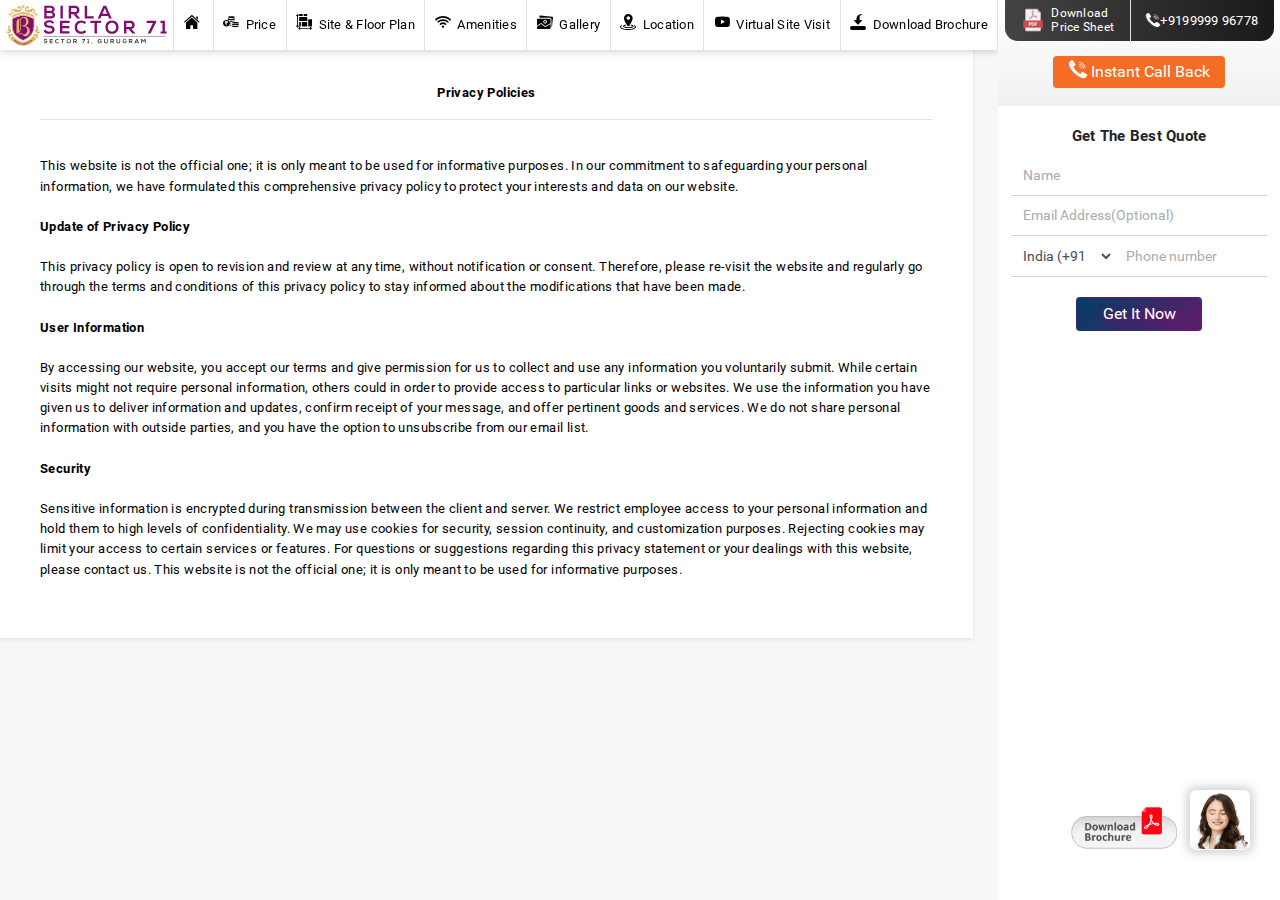
<file: webclone/www.birlassector71.com/birla-estate-sector71-gurugram/privacy-policy.html>
<!DOCTYPE html>
<html lang="en">

<!-- Mirrored from www.birlassector71.com/birla-estate-sector71-gurugram/privacy-policy.php by HTTrack Website Copier/3.x [XR&CO'2014], Wed, 29 Oct 2025 23:55:59 GMT -->
<!-- Added by HTTrack --><meta http-equiv="content-type" content="text/html;charset=UTF-8" /><!-- /Added by HTTrack -->
<head>
<!-- Google Tag Manager -->
<script>(function(w,d,s,l,i){w[l]=w[l]||[];w[l].push({'gtm.start':
new Date().getTime(),event:'gtm.js'});var f=d.getElementsByTagName(s)[0],
j=d.createElement(s),dl=l!='dataLayer'?'&l='+l:'';j.async=true;j.src=
'../../www.googletagmanager.com/gtm5445.html?id='+i+dl;f.parentNode.insertBefore(j,f);
})(window,document,'script','dataLayer','GTM-WMFHKLP3');</script>
<!-- End Google Tag Manager -->

             <meta charset="utf-8" />
        <meta name="viewport" content="width=device-width, initial-scale=1, shrink-to-fit=no" />
        
        <link rel="icon" type="image/x-icon" href="favicon.png"  />
        <title>Birla Sector 71 - 3 & 3.5 BHK Luxury Apartments in Gurugram </title>
        <link rel="preload" href="assets/img/mobl.webp" as="image"> 
        <link rel="stylesheet" href="assets/css/pure_style.css" />
        <link rel="preload" href="assets/css/pure_style.css" as="style" />
        <link rel="preload" href="assets/fonts/micon.woff2" as="font" type="font/woff2" crossorigin />
        <link rel="dns-prefetch" href="http://google-analytics.com/" crossorigin />
        <link rel="dns-prefetch" href="http://googletagmanager.com/" crossorigin />
        <link rel="dns-prefetch" href="http://www.googleadservices.com/" crossorigin />
        <link rel="dns-prefetch" href="http://googleads.g.doubleclick.net/" crossorigin />
        <meta name="description" content=" Birla Sector 71 offering 3 & 3.5 BHK luxury apartments in Gurugram. Check property prices, floor plans & amenities.  "/>
        <meta name="keywords" content=""/>
        <link rel="canonical" href="index.html" />
        <meta property="og:title" content="Birla Sector 71 - 3 & 3.5 BHK Luxury Apartments in Gurugram " />
        <meta property="og:type" content="https://www.birlassector71.com/birla-estate-sector71-gurugram/" />
        <meta property="og:url" content="https://www.birlassector71.com/birla-estate-sector71-gurugram/" />
        <meta property="og:image" content="./assets/img/desktb1.webp" />
        <meta property="og:description" content=" Birla Sector 71 offering 3 & 3.5 BHK luxury apartments in Gurugram. Check property prices, floor plans & amenities.  " />
        <meta property="twitter:title" content="Birla Sector 71 - 3 & 3.5 BHK Luxury Apartments in Gurugram " />
        <meta property="twitter:description" content=" Birla Sector 71 offering 3 & 3.5 BHK luxury apartments in Gurugram. Check property prices, floor plans & amenities.  " />
        <meta property="twitter:card" content="summary_large_image" />
        <style>
            :root {--colorPrimary: #840d70;--colorSecondary: #003f64; --colorBtn: #ffffff;--bgDesk: url('https://www.birlassector71.com/img/desktb1.webp');--bgMob: url('https://www.birlassector71.com/img/mobl.webp');
}
            @font-face { font-family: 'Roboto'; src: url('assets/fonts/Roboto-Regular.woff2') format('woff2'); font-weight: normal; }
            @font-face {font-family: 'Roboto'; src: url('assets/fonts/Roboto-Bold.woff2') format('woff2'); font-weight: bold; }
            #loader {width: 100vw;height: 100vh;background-color: rgba(255, 255, 255, 1);position: fixed;top: 0;left: 0;z-index: 1040;}
            .loader-text {display: block;text-align: center;color: #d7d7d7;font-family: Roboto, sans-serif;position: absolute;top: 50%;left: 50%;-webkit-transform: translate(-50%, -50%);-moz-transform: translate(-50%, -50%);-ms-transform: translate(-50%, -50%);-o-transform: translate(-50%, -50%);transform: translate(-50%, -50%);}
            @keyframes loader {
                0% {filter: grayscale(0);}
                50% {filter: grayscale(100%);}
                100% {filter: grayscale(0);}}
            /*.loader-logo {width: 300px;-webkit-animation: loader 1.3s infinite linear;-moz-animation: loader 1.3s infinite linear;-ms-animation: loader 1.3s infinite linear;-o-animation: loader 1.3s infinite linear;animation: loader 1.3s infinite linear;}*/
            /*.pload {display: none;}*/
            .iti__flag-container {display: none;}
            section#mymap {height: 540px;}
            button.btn.btn-sm.btn-outline-info.sectio-bro-btn.overflow-hidden.enqModal {margin-bottom: 15px;}
            input#submitBtn {margin: 15px 0;}
            .textcolor{color:#fff;}
            button.btn.btn-info.micro-form-btn.effetMoveGradient.submitBtn.enqModal {margin-bottom: 15px;}
            a.drift-open-chat {color: #fff;}
            p{text-align: justify;}
            select.my_country_name.form-control.rounded-0.micro-form-field {float: left;display: inline-block;width: 40%;padding-left: 8px;}
            input#modal_my_mobile {width: 60%;}
            /*--for thank you page --*/
            .thankyou-text p {text-align: center !important;}
        </style>
        <!-- Small Chatbot -->
        
        <link rel="stylesheet" href="assets/css/chatv25.css" />

<!-- Small Chatbot -->
<div class="chat-pop-sm">
    <button id="chat-pop-sm-close" type="button" class="close" data-dismiss="chat-pop-sm" aria-label="Close">
        <span aria-hidden="true">×</span>
    </button>
    <div class="chat-pop-txt">
        “Hey, I'm Rahul Sharma!“ <strong>How can I help you?</strong>
    </div>
    <button class="chat-pop-sm-btn openchat" type="button" id="chat-square-small">Let's Chat</button>
</div>
<!-- Small Chatbot -->

<!-- Chatbot -->
<div id="chat-square" class="btn"></div>
<div id="chat-close" class="btn chat-box-toggle">
    <div class="close-img"></div>
</div>

<div class="chat-wrapper">
    <div class="chat-header">
        <div class="chat-header-photo">
            <span class="active-circle"></span>
        </div>
        <div class="chat-header-name">Rahul Sharma</div>
    </div>

    <div class="chat-box-body">
        <div class="chat-box-overlay"></div>
        <div class="chat-logs">
            <div id="hb-chat-bot">
                <div class="chat-container">
                    <div class="chat-messages-time"></div>
                    <div class="chat-messages-container"></div>
                    <div class="chat-actions-container"></div>
                    <div class="chat-footer"></div>
                </div>
            </div>
        </div>
    </div>
</div>
<!-- Chatbot -->

        <!-- Chatbot -->
    </head>
    <body data-spy="scroll" data-target="#navbarNav">
<!-- Google Tag Manager (noscript) -->
<noscript><iframe src="https://www.googletagmanager.com/ns.html?id=GTM-WMFHKLP3"
height="0" width="0" style="display:none;visibility:hidden"></iframe></noscript>
<!-- End Google Tag Manager (noscript) -->

      <header class="micro-nav fixed-top pload">
            <nav class="navbar navbar-expand-lg navbar-light bg-white micro-navbar">
                <a class="navbar-brand" href="index.html" ><img alt="Birla Sector 71 Gurgaon Logo" src="assets/img/logo.svg" class="logo" /></a>
                <button class="navbar-toggler" type="button" data-toggle="collapse" data-target="#navbarNav" aria-controls="navbarNav" aria-expanded="false" aria-label="Toggle navigation"><span class="navbar-toggler-icon"></span></button>
                <div class="collapse navbar-collapse" id="navbarNav">
                    <ul class="navbar-nav nav-fill">
                        <li class="nav-item"><a class="nav-link" href="#home"><i class="mi mi-home nav-icon"></i><span class="d-sm-inline d-md-none"> Home</span></a></li>
                        <li class="nav-item"><a class="nav-link" href="#pricing"><i class="mi mi-price nav-icon"></i> Price</a></li>
                        <li class="nav-item"><a class="nav-link" href="#sitefloorplan"><i class="mi mi-siteplan nav-icon"></i> Site &amp; Floor Plan</a></li>
                        <li class="nav-item"><a class="nav-link" href="#amenities"><i class="mi mi-ami nav-icon"></i> Amenities</a></li>
                        <li class="nav-item"><a class="nav-link" href="#gallery"><i class="mi mi-gallery nav-icon"></i> Gallery</a></li>
                        <li class="nav-item"><a class="nav-link" href="#address_section"><i class="mi mi-location nav-icon"></i> Location</a></li>
                        <li class="nav-item"><a class="nav-link" href="#sitevisit"><i class="mi mi-sitevisit nav-icon"></i> Virtual Site Visit </a></li>
<li class="nav-item overflow-hidden"><a class="nav-link enqModal" href="#" data-form="md" data-title="Download brochure" data-btn="Download now" data-enquiry="Download Brochure Toolbar" data-redirect="brochure" data-redirect-file="brochure.pdf" data-toggle="modal" data-target="#enqModal" > <i class="mi mi-download nav-icon d-inline-block animated slideInDown infinite"></i> Download Brochure </a> </li> </ul>
                </div>
            </nav>
        </header>
<main class="pload">
 <!--<style>-->
 <!--    section{-->
 <!--        height: 100vh;-->
 <!--    }-->
 <!--</style>-->
  <section class="section shadow-sm lazyload" id="developer">
    <div class="thankyou-text">
<p><br><br>
<b>Privacy Policies</b><hr><br>
This website is not the official one; it is only meant to be used for informative purposes. In our commitment to safeguarding your personal information, we have formulated this comprehensive privacy policy to protect your interests and data on our website.
<br><br>
<!--<b>Privacy Policy</b><br><br>-->
<!--This website is not the official one; it is only meant to be used for informative purposes. In our commitment to safeguarding your personal information, we have formulated this comprehensive privacy policy to protect your interests and data on our website.-->
<!--<br><br>-->
<b>Update of Privacy Policy</b><br><br>
This privacy policy is open to revision and review at any time, without notification or consent. Therefore, please re-visit the website and regularly go through the terms and conditions of this privacy policy to stay informed about the modifications that have been made.
<br><br>
<b>User Information</b><br><br>
By accessing our website, you accept our terms and give permission for us to collect and use any information you voluntarily submit. While certain visits might not require personal information, others could in order to provide access to particular links or websites. We use the information you have given us to deliver information and updates, confirm receipt of your message, and offer pertinent goods and services. We do not share personal information with outside parties, and you have the option to unsubscribe from our email list.
<br><br>
<b>Security</b><br><br>
Sensitive information is encrypted during transmission between the client and server. We restrict employee access to your personal information and hold them to high levels of confidentiality. We may use cookies for security, session continuity, and customization purposes. Rejecting cookies may limit your access to certain services or features.

For questions or suggestions regarding this privacy statement or your dealings with this website, please contact us.

This website is not the official one; it is only meant to be used for informative purposes.
<br><br>

</p>
    </div>
</section>
    

</main>

<style>
.action-icon img{ height: 22px; width: auto; margin-right: 7px; }
.ft-main{ display:flex; justify-content:center; align-items:center; width:100%; padding:0% 2%; font-size:14px; }
.ft-left{ width:82%; }
.ft-right{ width:16%; }
.acceptcookies{ font-size: 16px; padding: 3px 30px; }
@media (min-width: 1920px) and (max-width: 2560px)  {
    .ft-main{ font-size:19px; }
    }
@media (min-width: 2561px) and (max-width: 5120px)  {
    .ft-main{ font-size:36px; }
    }
@media (min-width: 1920px) and (max-width: 5120px)  {
    .acceptcookies{ font-size: 46px; padding: 3px 30px; }
    }
@media (min-width: 320px) and (max-width: 767px)  {
    .ft-main{ display:block; }
    .ft-left{ width:100%; text-align:justify; }
    .ft-right{ width:100%; }
    .acceptcookies{ margin-top: 10px; margin-left:0px!important; }
     }
</style>
     <!--exit modal 1 start -->
     <div class="modal fade lightbox" id="enqModal233"  role="dialog" aria-hidden="true"></div>
     <!--Exit modal 1 end-->
     <!--exit modal 2 start -->
     <div class="modal fade lightbox2 abc"></div> 
    <!--exit modal 2 end -->
            <div class="micro-side text-center">
                <div class="og-section pb-2">
                    <ul class="nav nav-fill og-block">
                        <li class="new-pdf nav-item enqModal" data-form="lg" data-title="Download Price Sheet" data-btn="Download Now" data-enquiry="Download Price Sheet Top Corner Desktop" data-toggle="modal" data-target="#enqModal"><div><img src="assets/img/newpdfimg.png" class="bounce pdf-img"></div><div>Download<br>Price Sheet</div></li>
                        <li class="nav-item driftc d-flex-center-items"> <a href="tel:+9199999 96778" class="textcolor d-flex-center-items"><i class="mi mi-call"></i> +9199999 96778</a></li>   
                    </ul>
                    <button
                        class="btn-danger pulse-shadow btn btn-sm btn-info micro-form-btn-sm effectScale enqModal mt-1"
                        data-form="sm"
                        data-title="Instant Call Back"
                        data-btn="Request Call Now"
                        data-enquiry="Request Call Back"
                        data-toggle="modal"
                        data-target="#enqModal"
                    >
                        <span class="mi mi-call action-icon"></span> Instant Call Back</button>
                </div>
                <span class="d-block form-heading font-weight-bold mr-tb-text">Get The Best Quote</span>
                <form action="https://microsite.fanmrealty.com/live/lead-callback-v25.php" method="post" class="form-side" id="pardotForm" class="pardotForm">
                    <input type="text" id="fname" placeholder="Name" name="fname" class="form-control rounded-0 micro-form-field" required>
                    <div class="error" id="name_error"></div>
                    <input type="email" id="email" placeholder="Email Address(Optional)" name="email" class="form-control rounded-0 micro-form-field">
                    <div class="error" id="address_error"></div>
                    <select class="my_country_name form-control rounded-0 micro-form-field" aria-label="countryname" name="country_name">
                        <option data-countrycode="IN" value="India" data-contry_code="91">India (+91)</option>
                        <option data-countrycode="AF" value="Afghanistan" data-contry_code="93">Afghanistan (+93)</option>
                        <option data-countrycode="AL" value="Albania" data-contry_code="355">Albania (+355)</option>
                        <option data-countrycode="DZ" value="Algeria" data-contry_code="213">Algeria (+213)</option>
                        <option data-countrycode="AS" value="American Samoa" data-contry_code="1-684">American Samoa (+1-684)</option>
                        <option data-countrycode="AD" value="Andorra" data-contry_code="376">Andorra (+376)</option>
                        <option data-countrycode="AO" value="Angola" data-contry_code="244">Angola (+244)</option>
                        <option data-countrycode="AI" value="Anguilla" data-contry_code="1-264">Anguilla (+1-264)</option>
                        <option data-countrycode="AQ" value="Antarctica" data-contry_code="672">Antarctica (+672)</option>
                        <option data-countrycode="AG" value="Antigua and Barbuda" data-contry_code="1-268">Antigua and Barbuda (+1-268)</option>
                        <option data-countrycode="AR" value="Argentina" data-contry_code="54">Argentina (+54)</option>
                        <option data-countrycode="AM" value="Armenia" data-contry_code="374">Armenia (+374)</option>
                        <option data-countrycode="AW" value="Aruba" data-contry_code="297">Aruba (+297)</option>
                        <option data-countrycode="AU" value="Australia" data-contry_code="61">Australia (+61)</option>
                        <option data-countrycode="AT" value="Austria" data-contry_code="43">Austria (+43)</option>
                        <option data-countrycode="AZ" value="Azerbaijan" data-contry_code="994">Azerbaijan (+994)</option>
                        <option data-countrycode="BS" value="Bahamas" data-contry_code="1-242">Bahamas (+1-242)</option>
                        <option data-countrycode="BH" value="Bahrain" data-contry_code="973">Bahrain (+973)</option>
                        <option data-countrycode="BD" value="Bangladesh" data-contry_code="880">Bangladesh (+880)</option>
                        <option data-countrycode="BB" value="Barbados" data-contry_code="1-246">Barbados (+1-246)</option>
                        <option data-countrycode="BY" value="Belarus" data-contry_code="375">Belarus (+375)</option>
                        <option data-countrycode="BE" value="Belgium" data-contry_code="32">Belgium (+32)</option>
                        <option data-countrycode="BZ" value="Belize" data-contry_code="501">Belize (+501)</option>
                        <option data-countrycode="BJ" value="Benin" data-contry_code="229">Benin (+229)</option>
                        <option data-countrycode="BM" value="Bermuda" data-contry_code="1-441">Bermuda (+1-441)</option>
                        <option data-countrycode="BT" value="Bhutan" data-contry_code="975">Bhutan (+975)</option>
                        <option data-countrycode="BO" value="Bolivia" data-contry_code="591">Bolivia (+591)</option>
                        <option data-countrycode="BA" value="Bosnia and Herzegowina" data-contry_code="387">Bosnia and Herzegowina (+387)</option>
                        <option data-countrycode="BW" value="Botswana" data-contry_code="267">Botswana (+267)</option>
                        <option data-countrycode="BV" value="Bouvet Island" data-contry_code="47">Bouvet Island (+47)</option>
                        <option data-countrycode="BR" value="Brazil" data-contry_code="55">Brazil (+55)</option>
                        <option data-countrycode="IO" value="British Indian Ocean Territory" data-contry_code="246">British Indian Ocean Territory (+246)</option>
                        <option data-countrycode="BN" value="Brunei Darussalam" data-contry_code="673">Brunei Darussalam (+673)</option>
                        <option data-countrycode="BG" value="Bulgaria" data-contry_code="359">Bulgaria (+359)</option>
                        <option data-countrycode="BF" value="Burkina Faso" data-contry_code="226">Burkina Faso (+226)</option>
                        <option data-countrycode="BI" value="Burundi" data-contry_code="257">Burundi (+257)</option>
                        <option data-countrycode="KH" value="Cambodia" data-contry_code="855">Cambodia (+855)</option>
                        <option data-countrycode="CM" value="Cameroon" data-contry_code="237">Cameroon (+237)</option>
                        <option data-countrycode="CA" value="Canada" data-contry_code="1">Canada (+1)</option>
                        <option data-countrycode="CV" value="Cape Verde" data-contry_code="238">Cape Verde (+238)</option>
                        <option data-countrycode="KY" value="Cayman Islands" data-contry_code="1-345">Cayman Islands (+1-345)</option>
                        <option data-countrycode="CF" value="Central African Republic" data-contry_code="236">Central African Republic (+236)</option>
                        <option data-countrycode="TD" value="Chad" data-contry_code="235">Chad (+235)</option>
                        <option data-countrycode="CL" value="Chile" data-contry_code="56">Chile (+56)</option>
                        <option data-countrycode="CN" value="China" data-contry_code="86">China (+86)</option>
                        <option data-countrycode="CX" value="Christmas Island" data-contry_code="61">Christmas Island (+61)</option>
                        <option data-countrycode="CC" value="Cocos (Keeling) Islands" data-contry_code="61">Cocos (Keeling) Islands (+61)</option>
                        <option data-countrycode="CO" value="Colombia" data-contry_code="57">Colombia (+57)</option>
                        <option data-countrycode="KM" value="Comoros" data-contry_code="269">Comoros (+269)</option>
                        <option data-countrycode="CG" value="Congo Democratic Republic of" data-contry_code="242">Congo Democratic Republic of (+242)</option>
                        <option data-countrycode="CK" value="Cook Islands" data-contry_code="682">Cook Islands (+682)</option>
                        <option data-countrycode="CR" value="Costa Rica" data-contry_code="506">Costa Rica (+506)</option>
                        <option data-countrycode="CI" value="Cote D'Ivoire" data-contry_code="225">Cote D'Ivoire (+225)</option>
                        <option data-countrycode="HR" value="Croatia" data-contry_code="385">Croatia (+385)</option>
                        <option data-countrycode="CU" value="Cuba" data-contry_code="53">Cuba (+53)</option>
                        <option data-countrycode="CY" value="Cyprus" data-contry_code="357">Cyprus (+357)</option>
                        <option data-countrycode="CZ" value="Czech Republic" data-contry_code="420">Czech Republic (+420)</option>
                        <option data-countrycode="DK" value="Denmark" data-contry_code="45">Denmark (+45)</option>
                        <option data-countrycode="DJ" value="Djibouti" data-contry_code="253">Djibouti (+253)</option>
                        <option data-countrycode="DM" value="Dominica" data-contry_code="1-767">Dominica (+1-767)</option>
                        <option data-countrycode="DO" value="Dominican Republic" data-contry_code="1-809">Dominican Republic (+1-809)</option>
                        <option data-countrycode="TL" value="Timor-Leste" data-contry_code="670">Timor-Leste (+670)</option>
                        <option data-countrycode="EC" value="Ecuador" data-contry_code="593">Ecuador (+593)</option>
                        <option data-countrycode="EG" value="Egypt" data-contry_code="20">Egypt (+20)</option>
                        <option data-countrycode="SV" value="El Salvador" data-contry_code="503">El Salvador (+503)</option>
                        <option data-countrycode="GQ" value="Equatorial Guinea" data-contry_code="240">Equatorial Guinea (+240)</option>
                        <option data-countrycode="ER" value="Eritrea" data-contry_code="291">Eritrea (+291)</option>
                        <option data-countrycode="EE" value="Estonia" data-contry_code="372">Estonia (+372)</option>
                        <option data-countrycode="ET" value="Ethiopia" data-contry_code="251">Ethiopia (+251)</option>
                        <option data-countrycode="FK" value="Falkland Islands (Malvinas)" data-contry_code="500">Falkland Islands (Malvinas) (+500)</option>
                        <option data-countrycode="FO" value="Faroe Islands" data-contry_code="298">Faroe Islands (+298)</option>
                        <option data-countrycode="FJ" value="Fiji" data-contry_code="679">Fiji (+679)</option>
                        <option data-countrycode="FI" value="Finland" data-contry_code="358">Finland (+358)</option>
                        <option data-countrycode="FR" value="France" data-contry_code="33">France (+33)</option>
                        <option data-countrycode="GF" value="French Guiana" data-contry_code="594">French Guiana (+594)</option>
                        <option data-countrycode="PF" value="French Polynesia" data-contry_code="689">French Polynesia (+689)</option>
                        <option data-countrycode="GA" value="Gabon" data-contry_code="241">Gabon (+241)</option>
                        <option data-countrycode="GM" value="Gambia" data-contry_code="220">Gambia (+220)</option>
                        <option data-countrycode="GE" value="Georgia" data-contry_code="995">Georgia (+995)</option>
                        <option data-countrycode="DE" value="Germany" data-contry_code="49">Germany (+49)</option>
                        <option data-countrycode="GH" value="Ghana" data-contry_code="233">Ghana (+233)</option>
                        <option data-countrycode="GI" value="Gibraltar" data-contry_code="350">Gibraltar (+350)</option>
                        <option data-countrycode="GR" value="Greece" data-contry_code="30">Greece (+30)</option>
                        <option data-countrycode="GL" value="Greenland" data-contry_code="299">Greenland (+299)</option>
                        <option data-countrycode="GD" value="Grenada" data-contry_code="1-473">Grenada (+1-473)</option>
                        <option data-countrycode="GP" value="Guadeloupe" data-contry_code="590">Guadeloupe (+590)</option>
                        <option data-countrycode="GU" value="Guam" data-contry_code="1-671">Guam (+1-671)</option>
                        <option data-countrycode="GT" value="Guatemala" data-contry_code="502">Guatemala (+502)</option>
                        <option data-countrycode="GN" value="Guinea" data-contry_code="224">Guinea (+224)</option>
                        <option data-countrycode="GW" value="Guinea-bissau" data-contry_code="245">Guinea-bissau (+245)</option>
                        <option data-countrycode="GY" value="Guyana" data-contry_code="592">Guyana (+592)</option>
                        <option data-countrycode="HT" value="Haiti" data-contry_code="509">Haiti (+509)</option>
                        <option data-countrycode="HM" value="Heard Island and McDonald Islands" data-contry_code="011">Heard Island and McDonald Islands (+011)</option>
                        <option data-countrycode="HN" value="Honduras" data-contry_code="504">Honduras (+504)</option>
                        <option data-countrycode="HK" value="Hong Kong" data-contry_code="852">Hong Kong (+852)</option>
                        <option data-countrycode="HU" value="Hungary" data-contry_code="36">Hungary (+36)</option>
                        <option data-countrycode="IS" value="Iceland" data-contry_code="354">Iceland (+354)</option>
                        <option data-countrycode="IN" value="India" data-contry_code="91" selected="">India (+91)</option>
                        <option data-countrycode="ID" value="Indonesia" data-contry_code="62">Indonesia (+62)</option>
                        <option data-countrycode="IR" value="Iran (Islamic Republic of)" data-contry_code="98">Iran (Islamic Republic of) (+98)</option>
                        <option data-countrycode="IQ" value="Iraq" data-contry_code="964">Iraq (+964)</option>
                        <option data-countrycode="IE" value="Ireland" data-contry_code="353">Ireland (+353)</option>
                        <option data-countrycode="IL" value="Israel" data-contry_code="972">Israel (+972)</option>
                        <option data-countrycode="IT" value="Italy" data-contry_code="39">Italy (+39)</option>
                        <option data-countrycode="JM" value="Jamaica" data-contry_code="1-876">Jamaica (+1-876)</option>
                        <option data-countrycode="JP" value="Japan" data-contry_code="81">Japan (+81)</option>
                        <option data-countrycode="JO" value="Jordan" data-contry_code="962">Jordan (+962)</option>
                        <option data-countrycode="KZ" value="Kazakhstan" data-contry_code="7">Kazakhstan (+7)</option>
                        <option data-countrycode="KE" value="Kenya" data-contry_code="254">Kenya (+254)</option>
                        <option data-countrycode="KI" value="Kiribati" data-contry_code="686">Kiribati (+686)</option>
                        <option data-countrycode="KP" value="Korea, Democratic People's Republic of" data-contry_code="850">Korea, Democratic People's Republic of (+850)</option>
                        <option data-countrycode="KR" value="South Korea" data-contry_code="82">South Korea (+82)</option>
                        <option data-countrycode="KW" value="Kuwait" data-contry_code="965">Kuwait (+965)</option>
                        <option data-countrycode="KG" value="Kyrgyzstan" data-contry_code="996">Kyrgyzstan (+996)</option>
                        <option data-countrycode="LA" value="Lao People's Democratic Republic" data-contry_code="856">Lao People's Democratic Republic (+856)</option>
                        <option data-countrycode="LV" value="Latvia" data-contry_code="371">Latvia (+371)</option>
                        <option data-countrycode="LB" value="Lebanon" data-contry_code="961">Lebanon (+961)</option>
                        <option data-countrycode="LS" value="Lesotho" data-contry_code="266">Lesotho (+266)</option>
                        <option data-countrycode="LR" value="Liberia" data-contry_code="231">Liberia (+231)</option>
                        <option data-countrycode="LY" value="Libya" data-contry_code="218">Libya (+218)</option>
                        <option data-countrycode="LI" value="Liechtenstein" data-contry_code="423">Liechtenstein (+423)</option>
                        <option data-countrycode="LT" value="Lithuania" data-contry_code="370">Lithuania (+370)</option>
                        <option data-countrycode="LU" value="Luxembourg" data-contry_code="352">Luxembourg (+352)</option>
                        <option data-countrycode="MO" value="Macao" data-contry_code="853">Macao (+853)</option>
                        <option data-countrycode="MK" value="Macedonia, The Former Yugoslav Republic of" data-contry_code="389">Macedonia, The Former Yugoslav Republic of (+389)</option>
                        <option data-countrycode="MG" value="Madagascar" data-contry_code="261">Madagascar (+261)</option>
                        <option data-countrycode="MW" value="Malawi" data-contry_code="265">Malawi (+265)</option>
                        <option data-countrycode="MY" value="Malaysia" data-contry_code="60">Malaysia (+60)</option>
                        <option data-countrycode="MV" value="Maldives" data-contry_code="960">Maldives (+960)</option>
                        <option data-countrycode="ML" value="Mali" data-contry_code="223">Mali (+223)</option>
                        <option data-countrycode="MT" value="Malta" data-contry_code="356">Malta (+356)</option>
                        <option data-countrycode="MH" value="Marshall Islands" data-contry_code="692">Marshall Islands (+692)</option>
                        <option data-countrycode="MQ" value="Martinique" data-contry_code="596">Martinique (+596)</option>
                        <option data-countrycode="MR" value="Mauritania" data-contry_code="222">Mauritania (+222)</option>
                        <option data-countrycode="MU" value="Mauritius" data-contry_code="230">Mauritius (+230)</option>
                        <option data-countrycode="YT" value="Mayotte" data-contry_code="262">Mayotte (+262)</option>
                        <option data-countrycode="MX" value="Mexico" data-contry_code="52">Mexico (+52)</option>
                        <option data-countrycode="FM" value="Micronesia, Federated States of" data-contry_code="691">Micronesia, Federated States of (+691)</option>
                        <option data-countrycode="MD" value="Moldova" data-contry_code="373">Moldova (+373)</option>
                        <option data-countrycode="MC" value="Monaco" data-contry_code="377">Monaco (+377)</option>
                        <option data-countrycode="MN" value="Mongolia" data-contry_code="976">Mongolia (+976)</option>
                        <option data-countrycode="MS" value="Montserrat" data-contry_code="1-664">Montserrat (+1-664)</option>
                        <option data-countrycode="MA" value="Morocco" data-contry_code="212">Morocco (+212)</option>
                        <option data-countrycode="MZ" value="Mozambique" data-contry_code="258">Mozambique (+258)</option>
                        <option data-countrycode="MM" value="Myanmar" data-contry_code="95">Myanmar (+95)</option>
                        <option data-countrycode="NA" value="Namibia" data-contry_code="264">Namibia (+264)</option>
                        <option data-countrycode="NR" value="Nauru" data-contry_code="674">Nauru (+674)</option>
                        <option data-countrycode="NP" value="Nepal" data-contry_code="977">Nepal (+977)</option>
                        <option data-countrycode="NL" value="Netherlands" data-contry_code="31">Netherlands (+31)</option>
                        <option data-countrycode="AN" value="Netherlands Antilles" data-contry_code="599">Netherlands Antilles (+599)</option>
                        <option data-countrycode="NC" value="New Caledonia" data-contry_code="687">New Caledonia (+687 )</option>
                        <option data-countrycode="NZ" value="New Zealand" data-contry_code="64">New Zealand (+64)</option>
                        <option data-countrycode="NI" value="Nicaragua" data-contry_code="505">Nicaragua (+505)</option>
                        <option data-countrycode="NE" value="Niger" data-contry_code="227">Niger (+227)</option>
                        <option data-countrycode="NG" value="Nigeria" data-contry_code="234">Nigeria (+234)</option>
                        <option data-countrycode="NU" value="Niue" data-contry_code="683">Niue (+683)</option>
                        <option data-countrycode="NF" value="Norfolk Island" data-contry_code="672">Norfolk Island (+672)</option>
                        <option data-countrycode="MP" value="Northern Mariana Islands" data-contry_code="1-670">Northern Mariana Islands (+1-670)</option>
                        <option data-countrycode="NO" value="Norway" data-contry_code="47">Norway (+47)</option>
                        <option data-countrycode="OM" value="Oman" data-contry_code="968">Oman (+968)</option>
                        <option data-countrycode="PK" value="Pakistan" data-contry_code="92">Pakistan (+92)</option>
                        <option data-countrycode="PW" value="Palau" data-contry_code="680">Palau (+680)</option>
                        <option data-countrycode="PA" value="Panama" data-contry_code="507">Panama (+507)</option>
                        <option data-countrycode="PG" value="Papua New Guinea" data-contry_code="675">Papua New Guinea (+675)</option>
                        <option data-countrycode="PY" value="Paraguay" data-contry_code="595">Paraguay (+595)</option>
                        <option data-countrycode="PE" value="Peru" data-contry_code="51">Peru (+51)</option>
                        <option data-countrycode="PH" value="Philippines" data-contry_code="63">Philippines (+63)</option>
                        <option data-countrycode="PN" value="Pitcairn" data-contry_code="64">Pitcairn (+64)</option>
                        <option data-countrycode="PL" value="Poland" data-contry_code="48">Poland (+48)</option>
                        <option data-countrycode="PT" value="Portugal" data-contry_code="351">Portugal (+351)</option>
                        <option data-countrycode="PR" value="Puerto Rico" data-contry_code="1-787">Puerto Rico (+1-787)</option>
                        <option data-countrycode="QA" value="Qatar" data-contry_code="974">Qatar (+974)</option>
                        <option data-countrycode="RE" value="Reunion" data-contry_code="262">Reunion (+262)</option>
                        <option data-countrycode="RO" value="Romania" data-contry_code="40">Romania (+40)</option>
                        <option data-countrycode="RU" value="Russian Federation" data-contry_code="7">Russian Federation (+7)</option>
                        <option data-countrycode="RW" value="Rwanda" data-contry_code="250">Rwanda (+250)</option>
                        <option data-countrycode="KN" value="Saint Kitts and Nevis" data-contry_code="1-869">Saint Kitts and Nevis (+1-869)</option>
                        <option data-countrycode="LC" value="Saint Lucia" data-contry_code="1-758">Saint Lucia (+1-758)</option>
                        <option data-countrycode="VC" value="Saint Vincent and the Grenadines" data-contry_code="1-784">Saint Vincent and the Grenadines (+1-784)</option>
                        <option data-countrycode="WS" value="Samoa" data-contry_code="685">Samoa (+685)</option>
                        <option data-countrycode="SM" value="San Marino" data-contry_code="378">San Marino (+378)</option>
                        <option data-countrycode="ST" value="Sao Tome and Principe" data-contry_code="239">Sao Tome and Principe (+239)</option>
                        <option data-countrycode="SA" value="Saudi Arabia" data-contry_code="966">Saudi Arabia (+966)</option>
                        <option data-countrycode="SN" value="Senegal" data-contry_code="221">Senegal (+221)</option>
                        <option data-countrycode="SC" value="Seychelles" data-contry_code="248">Seychelles (+248)</option>
                        <option data-countrycode="SL" value="Sierra Leone" data-contry_code="232">Sierra Leone (+232)</option>
                        <option data-countrycode="SG" value="Singapore" data-contry_code="65">Singapore (+65)</option>
                        <option data-countrycode="SK" value="Slovakia (Slovak Republic)" data-contry_code="421">Slovakia (Slovak Republic) (+421)</option>
                        <option data-countrycode="SI" value="Slovenia" data-contry_code="386">Slovenia (+386)</option>
                        <option data-countrycode="SB" value="Solomon Islands" data-contry_code="677">Solomon Islands (+677)</option>
                        <option data-countrycode="SO" value="Somalia" data-contry_code="252">Somalia (+252)</option>
                        <option data-countrycode="ZA" value="South Africa" data-contry_code="27">South Africa (+27)</option>
                        <option data-countrycode="GS" value="South Georgia and the South Sandwich Islands" data-contry_code="500">South Georgia and the South Sandwich Islands (+500)</option>
                        <option data-countrycode="ES" value="Spain" data-contry_code="34">Spain (+34)</option>
                        <option data-countrycode="LK" value="Sri Lanka" data-contry_code="94">Sri Lanka (+94)</option>
                        <option data-countrycode="SH" value="Saint Helena, Ascension and Tristan da Cunha" data-contry_code="290">Saint Helena, Ascension and Tristan da Cunha (+290)</option>
                        <option data-countrycode="PM" value="St. Pierre and Miquelon" data-contry_code="508">St. Pierre and Miquelon (+508)</option>
                        <option data-countrycode="SD" value="Sudan" data-contry_code="249">Sudan (+249)</option>
                        <option data-countrycode="SR" value="Suriname" data-contry_code="597">Suriname (+597)</option>
                        <option data-countrycode="SJ" value="Svalbard and Jan Mayen Islands" data-contry_code="47">Svalbard and Jan Mayen Islands (+47)</option>
                        <option data-countrycode="SZ" value="Swaziland" data-contry_code="268">Swaziland (+268)</option>
                        <option data-countrycode="SE" value="Sweden" data-contry_code="46">Sweden (+46)</option>
                        <option data-countrycode="CH" value="Switzerland" data-contry_code="41">Switzerland (+41)</option>
                        <option data-countrycode="SY" value="Syrian Arab Republic" data-contry_code="963">Syrian Arab Republic (+963)</option>
                        <option data-countrycode="TW" value="Taiwan" data-contry_code="886">Taiwan (+886)</option>
                        <option data-countrycode="TJ" value="Tajikistan" data-contry_code="992">Tajikistan (+992)</option>
                        <option data-countrycode="TZ" value="Tanzania, United Republic of" data-contry_code="255">Tanzania, United Republic of (+255)</option>
                        <option data-countrycode="TH" value="Thailand" data-contry_code="66">Thailand (+66)</option>
                        <option data-countrycode="TG" value="Togo" data-contry_code="228">Togo (+228)</option>
                        <option data-countrycode="TK" value="Tokelau" data-contry_code="690">Tokelau (+690)</option>
                        <option data-countrycode="TO" value="Tonga" data-contry_code="676">Tonga (+676)</option>
                        <option data-countrycode="TT" value="Trinidad and Tobago" data-contry_code="1-868">Trinidad and Tobago (+1-868)</option>
                        <option data-countrycode="TN" value="Tunisia" data-contry_code="216">Tunisia (+216)</option>
                        <option data-countrycode="TR" value="Turkey" data-contry_code="90">Turkey (+90)</option>
                        <option data-countrycode="TM" value="Turkmenistan" data-contry_code="993">Turkmenistan (+993)</option>
                        <option data-countrycode="TC" value="Turks and Caicos Islands" data-contry_code="1-649">Turks and Caicos Islands (+1-649)</option>
                        <option data-countrycode="TV" value="Tuvalu" data-contry_code="688">Tuvalu (+688)</option>
                        <option data-countrycode="UG" value="Uganda" data-contry_code="256">Uganda (+256)</option>
                        <option data-countrycode="UA" value="Ukraine" data-contry_code="380">Ukraine (+380)</option>
                        <option data-countrycode="AE" value="United Arab Emirates" data-contry_code="971">United Arab Emirates (+971)</option>
                        <option data-countrycode="GB" value="United Kingdom" data-contry_code="44">United Kingdom (+44)</option>
                        <option data-countrycode="US" value="United States" data-contry_code="1">United States (+1)</option>
                        <option data-countrycode="UM" value="United States Minor Outlying Islands" data-contry_code="246">United States Minor Outlying Islands (+246)</option>
                        <option data-countrycode="UY" value="Uruguay" data-contry_code="598">Uruguay (+598)</option>
                        <option data-countrycode="UZ" value="Uzbekistan" data-contry_code="998">Uzbekistan (+998)</option>
                        <option data-countrycode="VU" value="Vanuatu" data-contry_code="678">Vanuatu (+678)</option>
                        <option data-countrycode="VA" value="Vatican City State (Holy See)" data-contry_code="379">Vatican City State (Holy See) (+379)</option>
                        <option data-countrycode="VE" value="Venezuela" data-contry_code="58">Venezuela (+58)</option>
                        <option data-countrycode="VN" value="Vietnam" data-contry_code="84">Vietnam (+84)</option>
                        <option data-countrycode="VG" value="Virgin Islands (British)" data-contry_code="1-284">Virgin Islands (British) (+1-284)</option>
                        <option data-countrycode="VI" value="Virgin Islands (U.S.)" data-contry_code="1-340">Virgin Islands (U.S.) (+1-340)</option>
                        <option data-countrycode="WF" value="Wallis and Futuna Islands" data-contry_code="681">Wallis and Futuna Islands (+681)</option>
                        <option data-countrycode="EH" value="Western Sahara" data-contry_code="212">Western Sahara (+212)</option>
                        <option data-countrycode="YE" value="Yemen" data-contry_code="967">Yemen (+967)</option>
                        <option data-countrycode="RS" value="Serbia" data-contry_code="381">Serbia (+381)</option>
                        <option data-countrycode="ZM" value="Zambia" data-contry_code="260">Zambia (+260)</option>
                        <option data-countrycode="ZW" value="Zimbabwe" data-contry_code="263">Zimbabwe (+263)</option>
                        <option data-countrycode="AX" value="Aaland Islands" data-contry_code="358">Aaland Islands (+358)</option>
                        <option data-countrycode="PS" value="Palestine" data-contry_code="970">Palestine (+970)</option>
                        <option data-countrycode="ME" value="Montenegro" data-contry_code="382">Montenegro (+382)</option>
                        <option data-countrycode="GG" value="Guernsey" data-contry_code="44-1481">Guernsey (+44-1481)</option>
                        <option data-countrycode="IM" value="Isle of Man" data-contry_code="44-1624">Isle of Man (+44-1624)</option>
                        <option data-countrycode="JE" value="Jersey" data-contry_code="44-1534">Jersey (+44-1534)</option>
                        <option data-countrycode="CW" value="CuraÃ§ao" data-contry_code="599">CuraÃ§ao (+599)</option>
                        <option data-countrycode="CI" value="Ivory Coast" data-contry_code="225">Ivory Coast (+225)</option>
                        <option data-countrycode="XK" value="Kosovo" data-contry_code="383">Kosovo (+383)</option> 
                    </select>
                    <input type="hidden" value="+91"  name="country_code" id="country_code" class="operations-supplierCapacity" />
                   
                    <input name="modal_my_mobile2" class="form-control numeric rounded-0 micro-form-field" id="modal_my_mobile" pattern="^[_0-9]+" placeholder="Phone number" type="text" value="" required="required" data-error="Please enter your valid mobile number" onkeyup="if (/\D/g.test(this.value)) this.value = this.value.replace(/\D/g,'')">
        			<input type="hidden" id="first_name" name="first_name">
        		    <input type="hidden" id="last_name" name="last_name">
                    <input type="hidden" id="builder" name="builder" value=" Birla Estates">
                    <input type="hidden" id="project" name="project" value="Birla Sector 71 Gurgaon ">
                    <input type=hidden id="lead_source" name="lead_source" value="Microsite">
                    <input type="hidden" name=ip id="ip" value="211.132.176.145">
                    <input type="hidden" name=mobile id="modal_dg_mobile2" class="mobileconcat">
                    <input type="hidden" id="enquiredfor" name="enquiredfor" value="Pre Register here for Best Offers">
                    <input type="hidden" name="home_url" value="privacy-policy.html">
                    <input type="hidden" name="gclid" id="gclid" value="">
                    <input type="hidden" name="utm_source" id="utm_source" value="">
            <input type="hidden" name="utm_medium" id="utm_medium" value="">
            <input type="hidden" name="utm_campaign" id="utm_campaign" value="">
            <input type="hidden" name="utm_term" id="utm_term" value="">
            <input type="hidden" name="utm_physical_location" id="utm_physical_location" value="">
                <input type="hidden" name="utm_tragetid" id="utm_tragetid" value="">
                <input type="hidden" name="utm_target" id="utm_target" value="">
                <input type="hidden" name="utm_placement" id="utm_placement" value="">
                <input type="hidden" name="utm_adposition" id="utm_adposition" value="">
                <input type="hidden" id="organization_name" name="organization_name">
                    <input type="submit" value="Get It Now"  class="btn btn-info micro-form-btn effetMoveGradient submitBtn"  id="submitBtn">
                    <div><span class="errorMessage" id="errorMessage2" style="color: red; margin-left: 10px;"></span></div>
                </form>
                
            </div>
                       <div class="modal fade" id="enqModal"  role="dialog" aria-label="Connect with Us" aria-hidden="true">
                <div class="modal-dialog modal-dialog-centered enq-modal" role="document">
                    <div class="modal-content popmodal">
                        <div class="modal-body text-center">
                            <button type="button" class="close" data-dismiss="modal" aria-label="Close"><span aria-hidden="true">&times;</span></button>
                            <!--<div class="modal-head d-none"><span class="modal-title"> Download Brochure</span></div>-->
                            <div class="d-flex">
                                <div class="flex-fill align-self-center flex-shrink-1 modal-highlight-bg d-none d-lg-block popbox-left">
                                    <div class="poplogo-box"><span class="popup-logo"><img alt="Birla Sector 71 Gurgaon Logo" src="assets/img/logo.svg" class="poplogo"></span></div>
                                    <div class="popleftsec">
                                        <div class="popleftinner">
                                            <span class="modal-highlight-title">We Promise</span>
                                            <ul class="modal-highlight">
                                                <li><i class="mi mi-support-call"></i><span>Instant Call Back</span></li>
                                                <li><i class="mi mi-support-visit"></i><span>Free Site Visit</span></li>
                                                <li><i class="mi mi-support-price"></i><span>Unmatched Price</span></li>
                                            </ul>
                                        </div>
                                    </div>
                                </div>
                                <div class="flex-fill popbox-right">
                                    <div class="modal-head d-none"><span class="modal-title"> Download Brochure</span></div>
                                     <div class="poplogo-box desktop"><span class="popup-logo"><img alt="Birla Sector 71 Gurgaon Logo" src="assets/img/logo.svg" class="poplogo logo"></span></div>
                                    <span class="modal-title-secondary text-left"> Register here and Avail the <span class="text-danger">Best Offers!!</span></span>
                                    <form action="https://microsite.fanmrealty.com/live/lead-callback-v25.php" method="post" class="form-side" id="pardotForm" class="pardotForm">
                                    <input type="text" id="fname" placeholder="Name" name="fname" class="form-control rounded-0 micro-form-field" required>
                                    <div class="error" id="name_error"></div>
                                    <input type="email" id="email" placeholder="Email Address(Optional)" name="email" class="form-control rounded-0 micro-form-field">
                                    <div class="error" id="address_error"></div>
                                    <select class="my_country_name form-control rounded-0 micro-form-field" aria-label="countryname" name="country_name">
                               <option data-countrycode="IN" value="India" data-contry_code="91">India (+91)</option>
                                        <option data-countrycode="AF" value="Afghanistan" data-contry_code="93">Afghanistan (+93)</option>
                                        <option data-countrycode="AL" value="Albania" data-contry_code="355">Albania (+355)</option>
                                        <option data-countrycode="DZ" value="Algeria" data-contry_code="213">Algeria (+213)</option>
                                        <option data-countrycode="AS" value="American Samoa" data-contry_code="1-684">American Samoa (+1-684)</option>
                                        <option data-countrycode="AD" value="Andorra" data-contry_code="376">Andorra (+376)</option>
                                        <option data-countrycode="AO" value="Angola" data-contry_code="244">Angola (+244)</option>
                                        <option data-countrycode="AI" value="Anguilla" data-contry_code="1-264">Anguilla (+1-264)</option>
                                        <option data-countrycode="AQ" value="Antarctica" data-contry_code="672">Antarctica (+672)</option>
                                        <option data-countrycode="AG" value="Antigua and Barbuda" data-contry_code="1-268">Antigua and Barbuda (+1-268)</option>
                                        <option data-countrycode="AR" value="Argentina" data-contry_code="54">Argentina (+54)</option>
                                        <option data-countrycode="AM" value="Armenia" data-contry_code="374">Armenia (+374)</option>
                                        <option data-countrycode="AW" value="Aruba" data-contry_code="297">Aruba (+297)</option>
                                        <option data-countrycode="AU" value="Australia" data-contry_code="61">Australia (+61)</option>
                                        <option data-countrycode="AT" value="Austria" data-contry_code="43">Austria (+43)</option>
                                        <option data-countrycode="AZ" value="Azerbaijan" data-contry_code="994">Azerbaijan (+994)</option>
                                        <option data-countrycode="BS" value="Bahamas" data-contry_code="1-242">Bahamas (+1-242)</option>
                                        <option data-countrycode="BH" value="Bahrain" data-contry_code="973">Bahrain (+973)</option>
                                        <option data-countrycode="BD" value="Bangladesh" data-contry_code="880">Bangladesh (+880)</option>
                                        <option data-countrycode="BB" value="Barbados" data-contry_code="1-246">Barbados (+1-246)</option>
                                        <option data-countrycode="BY" value="Belarus" data-contry_code="375">Belarus (+375)</option>
                                        <option data-countrycode="BE" value="Belgium" data-contry_code="32">Belgium (+32)</option>
                                        <option data-countrycode="BZ" value="Belize" data-contry_code="501">Belize (+501)</option>
                                        <option data-countrycode="BJ" value="Benin" data-contry_code="229">Benin (+229)</option>
                                        <option data-countrycode="BM" value="Bermuda" data-contry_code="1-441">Bermuda (+1-441)</option>
                                        <option data-countrycode="BT" value="Bhutan" data-contry_code="975">Bhutan (+975)</option>
                                        <option data-countrycode="BO" value="Bolivia" data-contry_code="591">Bolivia (+591)</option>
                                        <option data-countrycode="BA" value="Bosnia and Herzegowina" data-contry_code="387">Bosnia and Herzegowina (+387)</option>
                                        <option data-countrycode="BW" value="Botswana" data-contry_code="267">Botswana (+267)</option>
                                        <option data-countrycode="BV" value="Bouvet Island" data-contry_code="47">Bouvet Island (+47)</option>
                                        <option data-countrycode="BR" value="Brazil" data-contry_code="55">Brazil (+55)</option>
                                        <option data-countrycode="IO" value="British Indian Ocean Territory" data-contry_code="246">British Indian Ocean Territory (+246)</option>
                                        <option data-countrycode="BN" value="Brunei Darussalam" data-contry_code="673">Brunei Darussalam (+673)</option>
                                        <option data-countrycode="BG" value="Bulgaria" data-contry_code="359">Bulgaria (+359)</option>
                                        <option data-countrycode="BF" value="Burkina Faso" data-contry_code="226">Burkina Faso (+226)</option>
                                        <option data-countrycode="BI" value="Burundi" data-contry_code="257">Burundi (+257)</option>
                                        <option data-countrycode="KH" value="Cambodia" data-contry_code="855">Cambodia (+855)</option>
                                        <option data-countrycode="CM" value="Cameroon" data-contry_code="237">Cameroon (+237)</option>
                                        <option data-countrycode="CA" value="Canada" data-contry_code="1">Canada (+1)</option>
                                        <option data-countrycode="CV" value="Cape Verde" data-contry_code="238">Cape Verde (+238)</option>
                                        <option data-countrycode="KY" value="Cayman Islands" data-contry_code="1-345">Cayman Islands (+1-345)</option>
                                        <option data-countrycode="CF" value="Central African Republic" data-contry_code="236">Central African Republic (+236)</option>
                                        <option data-countrycode="TD" value="Chad" data-contry_code="235">Chad (+235)</option>
                                        <option data-countrycode="CL" value="Chile" data-contry_code="56">Chile (+56)</option>
                                        <option data-countrycode="CN" value="China" data-contry_code="86">China (+86)</option>
                                        <option data-countrycode="CX" value="Christmas Island" data-contry_code="61">Christmas Island (+61)</option>
                                        <option data-countrycode="CC" value="Cocos (Keeling) Islands" data-contry_code="61">Cocos (Keeling) Islands (+61)</option>
                                        <option data-countrycode="CO" value="Colombia" data-contry_code="57">Colombia (+57)</option>
                                        <option data-countrycode="KM" value="Comoros" data-contry_code="269">Comoros (+269)</option>
                                        <option data-countrycode="CG" value="Congo Democratic Republic of" data-contry_code="242">Congo Democratic Republic of (+242)</option>
                                        <option data-countrycode="CK" value="Cook Islands" data-contry_code="682">Cook Islands (+682)</option>
                                        <option data-countrycode="CR" value="Costa Rica" data-contry_code="506">Costa Rica (+506)</option>
                                        <option data-countrycode="CI" value="Cote D'Ivoire" data-contry_code="225">Cote D'Ivoire (+225)</option>
                                        <option data-countrycode="HR" value="Croatia" data-contry_code="385">Croatia (+385)</option>
                                        <option data-countrycode="CU" value="Cuba" data-contry_code="53">Cuba (+53)</option>
                                        <option data-countrycode="CY" value="Cyprus" data-contry_code="357">Cyprus (+357)</option>
                                        <option data-countrycode="CZ" value="Czech Republic" data-contry_code="420">Czech Republic (+420)</option>
                                        <option data-countrycode="DK" value="Denmark" data-contry_code="45">Denmark (+45)</option>
                                        <option data-countrycode="DJ" value="Djibouti" data-contry_code="253">Djibouti (+253)</option>
                                        <option data-countrycode="DM" value="Dominica" data-contry_code="1-767">Dominica (+1-767)</option>
                                        <option data-countrycode="DO" value="Dominican Republic" data-contry_code="1-809">Dominican Republic (+1-809)</option>
                                        <option data-countrycode="TL" value="Timor-Leste" data-contry_code="670">Timor-Leste (+670)</option>
                                        <option data-countrycode="EC" value="Ecuador" data-contry_code="593">Ecuador (+593)</option>
                                        <option data-countrycode="EG" value="Egypt" data-contry_code="20">Egypt (+20)</option>
                                        <option data-countrycode="SV" value="El Salvador" data-contry_code="503">El Salvador (+503)</option>
                                        <option data-countrycode="GQ" value="Equatorial Guinea" data-contry_code="240">Equatorial Guinea (+240)</option>
                                        <option data-countrycode="ER" value="Eritrea" data-contry_code="291">Eritrea (+291)</option>
                                        <option data-countrycode="EE" value="Estonia" data-contry_code="372">Estonia (+372)</option>
                                        <option data-countrycode="ET" value="Ethiopia" data-contry_code="251">Ethiopia (+251)</option>
                                        <option data-countrycode="FK" value="Falkland Islands (Malvinas)" data-contry_code="500">Falkland Islands (Malvinas) (+500)</option>
                                        <option data-countrycode="FO" value="Faroe Islands" data-contry_code="298">Faroe Islands (+298)</option>
                                        <option data-countrycode="FJ" value="Fiji" data-contry_code="679">Fiji (+679)</option>
                                        <option data-countrycode="FI" value="Finland" data-contry_code="358">Finland (+358)</option>
                                        <option data-countrycode="FR" value="France" data-contry_code="33">France (+33)</option>
                                        <option data-countrycode="GF" value="French Guiana" data-contry_code="594">French Guiana (+594)</option>
                                        <option data-countrycode="PF" value="French Polynesia" data-contry_code="689">French Polynesia (+689)</option>
                                        <option data-countrycode="GA" value="Gabon" data-contry_code="241">Gabon (+241)</option>
                                        <option data-countrycode="GM" value="Gambia" data-contry_code="220">Gambia (+220)</option>
                                        <option data-countrycode="GE" value="Georgia" data-contry_code="995">Georgia (+995)</option>
                                        <option data-countrycode="DE" value="Germany" data-contry_code="49">Germany (+49)</option>
                                        <option data-countrycode="GH" value="Ghana" data-contry_code="233">Ghana (+233)</option>
                                        <option data-countrycode="GI" value="Gibraltar" data-contry_code="350">Gibraltar (+350)</option>
                                        <option data-countrycode="GR" value="Greece" data-contry_code="30">Greece (+30)</option>
                                        <option data-countrycode="GL" value="Greenland" data-contry_code="299">Greenland (+299)</option>
                                        <option data-countrycode="GD" value="Grenada" data-contry_code="1-473">Grenada (+1-473)</option>
                                        <option data-countrycode="GP" value="Guadeloupe" data-contry_code="590">Guadeloupe (+590)</option>
                                        <option data-countrycode="GU" value="Guam" data-contry_code="1-671">Guam (+1-671)</option>
                                        <option data-countrycode="GT" value="Guatemala" data-contry_code="502">Guatemala (+502)</option>
                                        <option data-countrycode="GN" value="Guinea" data-contry_code="224">Guinea (+224)</option>
                                        <option data-countrycode="GW" value="Guinea-bissau" data-contry_code="245">Guinea-bissau (+245)</option>
                                        <option data-countrycode="GY" value="Guyana" data-contry_code="592">Guyana (+592)</option>
                                        <option data-countrycode="HT" value="Haiti" data-contry_code="509">Haiti (+509)</option>
                                        <option data-countrycode="HM" value="Heard Island and McDonald Islands" data-contry_code="011">Heard Island and McDonald Islands (+011)</option>
                                        <option data-countrycode="HN" value="Honduras" data-contry_code="504">Honduras (+504)</option>
                                        <option data-countrycode="HK" value="Hong Kong" data-contry_code="852">Hong Kong (+852)</option>
                                        <option data-countrycode="HU" value="Hungary" data-contry_code="36">Hungary (+36)</option>
                                        <option data-countrycode="IS" value="Iceland" data-contry_code="354">Iceland (+354)</option>
                                        <option data-countrycode="IN" value="India" data-contry_code="91" selected="">India (+91)</option>
                                        <option data-countrycode="ID" value="Indonesia" data-contry_code="62">Indonesia (+62)</option>
                                        <option data-countrycode="IR" value="Iran (Islamic Republic of)" data-contry_code="98">Iran (Islamic Republic of) (+98)</option>
                                        <option data-countrycode="IQ" value="Iraq" data-contry_code="964">Iraq (+964)</option>
                                        <option data-countrycode="IE" value="Ireland" data-contry_code="353">Ireland (+353)</option>
                                        <option data-countrycode="IL" value="Israel" data-contry_code="972">Israel (+972)</option>
                                        <option data-countrycode="IT" value="Italy" data-contry_code="39">Italy (+39)</option>
                                        <option data-countrycode="JM" value="Jamaica" data-contry_code="1-876">Jamaica (+1-876)</option>
                                        <option data-countrycode="JP" value="Japan" data-contry_code="81">Japan (+81)</option>
                                        <option data-countrycode="JO" value="Jordan" data-contry_code="962">Jordan (+962)</option>
                                        <option data-countrycode="KZ" value="Kazakhstan" data-contry_code="7">Kazakhstan (+7)</option>
                                        <option data-countrycode="KE" value="Kenya" data-contry_code="254">Kenya (+254)</option>
                                        <option data-countrycode="KI" value="Kiribati" data-contry_code="686">Kiribati (+686)</option>
                                        <option data-countrycode="KP" value="Korea, Democratic People's Republic of" data-contry_code="850">Korea, Democratic People's Republic of (+850)</option>
                                        <option data-countrycode="KR" value="South Korea" data-contry_code="82">South Korea (+82)</option>
                                        <option data-countrycode="KW" value="Kuwait" data-contry_code="965">Kuwait (+965)</option>
                                        <option data-countrycode="KG" value="Kyrgyzstan" data-contry_code="996">Kyrgyzstan (+996)</option>
                                        <option data-countrycode="LA" value="Lao People's Democratic Republic" data-contry_code="856">Lao People's Democratic Republic (+856)</option>
                                        <option data-countrycode="LV" value="Latvia" data-contry_code="371">Latvia (+371)</option>
                                        <option data-countrycode="LB" value="Lebanon" data-contry_code="961">Lebanon (+961)</option>
                                        <option data-countrycode="LS" value="Lesotho" data-contry_code="266">Lesotho (+266)</option>
                                        <option data-countrycode="LR" value="Liberia" data-contry_code="231">Liberia (+231)</option>
                                        <option data-countrycode="LY" value="Libya" data-contry_code="218">Libya (+218)</option>
                                        <option data-countrycode="LI" value="Liechtenstein" data-contry_code="423">Liechtenstein (+423)</option>
                                        <option data-countrycode="LT" value="Lithuania" data-contry_code="370">Lithuania (+370)</option>
                                        <option data-countrycode="LU" value="Luxembourg" data-contry_code="352">Luxembourg (+352)</option>
                                        <option data-countrycode="MO" value="Macao" data-contry_code="853">Macao (+853)</option>
                                        <option data-countrycode="MK" value="Macedonia, The Former Yugoslav Republic of" data-contry_code="389">Macedonia, The Former Yugoslav Republic of (+389)</option>
                                        <option data-countrycode="MG" value="Madagascar" data-contry_code="261">Madagascar (+261)</option>
                                        <option data-countrycode="MW" value="Malawi" data-contry_code="265">Malawi (+265)</option>
                                        <option data-countrycode="MY" value="Malaysia" data-contry_code="60">Malaysia (+60)</option>
                                        <option data-countrycode="MV" value="Maldives" data-contry_code="960">Maldives (+960)</option>
                                        <option data-countrycode="ML" value="Mali" data-contry_code="223">Mali (+223)</option>
                                        <option data-countrycode="MT" value="Malta" data-contry_code="356">Malta (+356)</option>
                                        <option data-countrycode="MH" value="Marshall Islands" data-contry_code="692">Marshall Islands (+692)</option>
                                        <option data-countrycode="MQ" value="Martinique" data-contry_code="596">Martinique (+596)</option>
                                        <option data-countrycode="MR" value="Mauritania" data-contry_code="222">Mauritania (+222)</option>
                                        <option data-countrycode="MU" value="Mauritius" data-contry_code="230">Mauritius (+230)</option>
                                        <option data-countrycode="YT" value="Mayotte" data-contry_code="262">Mayotte (+262)</option>
                                        <option data-countrycode="MX" value="Mexico" data-contry_code="52">Mexico (+52)</option>
                                        <option data-countrycode="FM" value="Micronesia, Federated States of" data-contry_code="691">Micronesia, Federated States of (+691)</option>
                                        <option data-countrycode="MD" value="Moldova" data-contry_code="373">Moldova (+373)</option>
                                        <option data-countrycode="MC" value="Monaco" data-contry_code="377">Monaco (+377)</option>
                                        <option data-countrycode="MN" value="Mongolia" data-contry_code="976">Mongolia (+976)</option>
                                        <option data-countrycode="MS" value="Montserrat" data-contry_code="1-664">Montserrat (+1-664)</option>
                                        <option data-countrycode="MA" value="Morocco" data-contry_code="212">Morocco (+212)</option>
                                        <option data-countrycode="MZ" value="Mozambique" data-contry_code="258">Mozambique (+258)</option>
                                        <option data-countrycode="MM" value="Myanmar" data-contry_code="95">Myanmar (+95)</option>
                                        <option data-countrycode="NA" value="Namibia" data-contry_code="264">Namibia (+264)</option>
                                        <option data-countrycode="NR" value="Nauru" data-contry_code="674">Nauru (+674)</option>
                                        <option data-countrycode="NP" value="Nepal" data-contry_code="977">Nepal (+977)</option>
                                        <option data-countrycode="NL" value="Netherlands" data-contry_code="31">Netherlands (+31)</option>
                                        <option data-countrycode="AN" value="Netherlands Antilles" data-contry_code="599">Netherlands Antilles (+599)</option>
                                        <option data-countrycode="NC" value="New Caledonia" data-contry_code="687">New Caledonia (+687 )</option>
                                        <option data-countrycode="NZ" value="New Zealand" data-contry_code="64">New Zealand (+64)</option>
                                        <option data-countrycode="NI" value="Nicaragua" data-contry_code="505">Nicaragua (+505)</option>
                                        <option data-countrycode="NE" value="Niger" data-contry_code="227">Niger (+227)</option>
                                        <option data-countrycode="NG" value="Nigeria" data-contry_code="234">Nigeria (+234)</option>
                                        <option data-countrycode="NU" value="Niue" data-contry_code="683">Niue (+683)</option>
                                        <option data-countrycode="NF" value="Norfolk Island" data-contry_code="672">Norfolk Island (+672)</option>
                                        <option data-countrycode="MP" value="Northern Mariana Islands" data-contry_code="1-670">Northern Mariana Islands (+1-670)</option>
                                        <option data-countrycode="NO" value="Norway" data-contry_code="47">Norway (+47)</option>
                                        <option data-countrycode="OM" value="Oman" data-contry_code="968">Oman (+968)</option>
                                        <option data-countrycode="PK" value="Pakistan" data-contry_code="92">Pakistan (+92)</option>
                                        <option data-countrycode="PW" value="Palau" data-contry_code="680">Palau (+680)</option>
                                        <option data-countrycode="PA" value="Panama" data-contry_code="507">Panama (+507)</option>
                                        <option data-countrycode="PG" value="Papua New Guinea" data-contry_code="675">Papua New Guinea (+675)</option>
                                        <option data-countrycode="PY" value="Paraguay" data-contry_code="595">Paraguay (+595)</option>
                                        <option data-countrycode="PE" value="Peru" data-contry_code="51">Peru (+51)</option>
                                        <option data-countrycode="PH" value="Philippines" data-contry_code="63">Philippines (+63)</option>
                                        <option data-countrycode="PN" value="Pitcairn" data-contry_code="64">Pitcairn (+64)</option>
                                        <option data-countrycode="PL" value="Poland" data-contry_code="48">Poland (+48)</option>
                                        <option data-countrycode="PT" value="Portugal" data-contry_code="351">Portugal (+351)</option>
                                        <option data-countrycode="PR" value="Puerto Rico" data-contry_code="1-787">Puerto Rico (+1-787)</option>
                                        <option data-countrycode="QA" value="Qatar" data-contry_code="974">Qatar (+974)</option>
                                        <option data-countrycode="RE" value="Reunion" data-contry_code="262">Reunion (+262)</option>
                                        <option data-countrycode="RO" value="Romania" data-contry_code="40">Romania (+40)</option>
                                        <option data-countrycode="RU" value="Russian Federation" data-contry_code="7">Russian Federation (+7)</option>
                                        <option data-countrycode="RW" value="Rwanda" data-contry_code="250">Rwanda (+250)</option>
                                        <option data-countrycode="KN" value="Saint Kitts and Nevis" data-contry_code="1-869">Saint Kitts and Nevis (+1-869)</option>
                                        <option data-countrycode="LC" value="Saint Lucia" data-contry_code="1-758">Saint Lucia (+1-758)</option>
                                        <option data-countrycode="VC" value="Saint Vincent and the Grenadines" data-contry_code="1-784">Saint Vincent and the Grenadines (+1-784)</option>
                                        <option data-countrycode="WS" value="Samoa" data-contry_code="685">Samoa (+685)</option>
                                        <option data-countrycode="SM" value="San Marino" data-contry_code="378">San Marino (+378)</option>
                                        <option data-countrycode="ST" value="Sao Tome and Principe" data-contry_code="239">Sao Tome and Principe (+239)</option>
                                        <option data-countrycode="SA" value="Saudi Arabia" data-contry_code="966">Saudi Arabia (+966)</option>
                                        <option data-countrycode="SN" value="Senegal" data-contry_code="221">Senegal (+221)</option>
                                        <option data-countrycode="SC" value="Seychelles" data-contry_code="248">Seychelles (+248)</option>
                                        <option data-countrycode="SL" value="Sierra Leone" data-contry_code="232">Sierra Leone (+232)</option>
                                        <option data-countrycode="SG" value="Singapore" data-contry_code="65">Singapore (+65)</option>
                                        <option data-countrycode="SK" value="Slovakia (Slovak Republic)" data-contry_code="421">Slovakia (Slovak Republic) (+421)</option>
                                        <option data-countrycode="SI" value="Slovenia" data-contry_code="386">Slovenia (+386)</option>
                                        <option data-countrycode="SB" value="Solomon Islands" data-contry_code="677">Solomon Islands (+677)</option>
                                        <option data-countrycode="SO" value="Somalia" data-contry_code="252">Somalia (+252)</option>
                                        <option data-countrycode="ZA" value="South Africa" data-contry_code="27">South Africa (+27)</option>
                                        <option data-countrycode="GS" value="South Georgia and the South Sandwich Islands" data-contry_code="500">South Georgia and the South Sandwich Islands (+500)</option>
                                        <option data-countrycode="ES" value="Spain" data-contry_code="34">Spain (+34)</option>
                                        <option data-countrycode="LK" value="Sri Lanka" data-contry_code="94">Sri Lanka (+94)</option>
                                        <option data-countrycode="SH" value="Saint Helena, Ascension and Tristan da Cunha" data-contry_code="290">Saint Helena, Ascension and Tristan da Cunha (+290)</option>
                                        <option data-countrycode="PM" value="St. Pierre and Miquelon" data-contry_code="508">St. Pierre and Miquelon (+508)</option>
                                        <option data-countrycode="SD" value="Sudan" data-contry_code="249">Sudan (+249)</option>
                                        <option data-countrycode="SR" value="Suriname" data-contry_code="597">Suriname (+597)</option>
                                        <option data-countrycode="SJ" value="Svalbard and Jan Mayen Islands" data-contry_code="47">Svalbard and Jan Mayen Islands (+47)</option>
                                        <option data-countrycode="SZ" value="Swaziland" data-contry_code="268">Swaziland (+268)</option>
                                        <option data-countrycode="SE" value="Sweden" data-contry_code="46">Sweden (+46)</option>
                                        <option data-countrycode="CH" value="Switzerland" data-contry_code="41">Switzerland (+41)</option>
                                        <option data-countrycode="SY" value="Syrian Arab Republic" data-contry_code="963">Syrian Arab Republic (+963)</option>
                                        <option data-countrycode="TW" value="Taiwan" data-contry_code="886">Taiwan (+886)</option>
                                        <option data-countrycode="TJ" value="Tajikistan" data-contry_code="992">Tajikistan (+992)</option>
                                        <option data-countrycode="TZ" value="Tanzania, United Republic of" data-contry_code="255">Tanzania, United Republic of (+255)</option>
                                        <option data-countrycode="TH" value="Thailand" data-contry_code="66">Thailand (+66)</option>
                                        <option data-countrycode="TG" value="Togo" data-contry_code="228">Togo (+228)</option>
                                        <option data-countrycode="TK" value="Tokelau" data-contry_code="690">Tokelau (+690)</option>
                                        <option data-countrycode="TO" value="Tonga" data-contry_code="676">Tonga (+676)</option>
                                        <option data-countrycode="TT" value="Trinidad and Tobago" data-contry_code="1-868">Trinidad and Tobago (+1-868)</option>
                                        <option data-countrycode="TN" value="Tunisia" data-contry_code="216">Tunisia (+216)</option>
                                        <option data-countrycode="TR" value="Turkey" data-contry_code="90">Turkey (+90)</option>
                                        <option data-countrycode="TM" value="Turkmenistan" data-contry_code="993">Turkmenistan (+993)</option>
                                        <option data-countrycode="TC" value="Turks and Caicos Islands" data-contry_code="1-649">Turks and Caicos Islands (+1-649)</option>
                                        <option data-countrycode="TV" value="Tuvalu" data-contry_code="688">Tuvalu (+688)</option>
                                        <option data-countrycode="UG" value="Uganda" data-contry_code="256">Uganda (+256)</option>
                                        <option data-countrycode="UA" value="Ukraine" data-contry_code="380">Ukraine (+380)</option>
                                        <option data-countrycode="AE" value="United Arab Emirates" data-contry_code="971">United Arab Emirates (+971)</option>
                                        <option data-countrycode="GB" value="United Kingdom" data-contry_code="44">United Kingdom (+44)</option>
                                        <option data-countrycode="US" value="United States" data-contry_code="1">United States (+1)</option>
                                        <option data-countrycode="UM" value="United States Minor Outlying Islands" data-contry_code="246">United States Minor Outlying Islands (+246)</option>
                                        <option data-countrycode="UY" value="Uruguay" data-contry_code="598">Uruguay (+598)</option>
                                        <option data-countrycode="UZ" value="Uzbekistan" data-contry_code="998">Uzbekistan (+998)</option>
                                        <option data-countrycode="VU" value="Vanuatu" data-contry_code="678">Vanuatu (+678)</option>
                                        <option data-countrycode="VA" value="Vatican City State (Holy See)" data-contry_code="379">Vatican City State (Holy See) (+379)</option>
                                        <option data-countrycode="VE" value="Venezuela" data-contry_code="58">Venezuela (+58)</option>
                                        <option data-countrycode="VN" value="Vietnam" data-contry_code="84">Vietnam (+84)</option>
                                        <option data-countrycode="VG" value="Virgin Islands (British)" data-contry_code="1-284">Virgin Islands (British) (+1-284)</option>
                                        <option data-countrycode="VI" value="Virgin Islands (U.S.)" data-contry_code="1-340">Virgin Islands (U.S.) (+1-340)</option>
                                        <option data-countrycode="WF" value="Wallis and Futuna Islands" data-contry_code="681">Wallis and Futuna Islands (+681)</option>
                                        <option data-countrycode="EH" value="Western Sahara" data-contry_code="212">Western Sahara (+212)</option>
                                        <option data-countrycode="YE" value="Yemen" data-contry_code="967">Yemen (+967)</option>
                                        <option data-countrycode="RS" value="Serbia" data-contry_code="381">Serbia (+381)</option>
                                        <option data-countrycode="ZM" value="Zambia" data-contry_code="260">Zambia (+260)</option>
                                        <option data-countrycode="ZW" value="Zimbabwe" data-contry_code="263">Zimbabwe (+263)</option>
                                        <option data-countrycode="AX" value="Aaland Islands" data-contry_code="358">Aaland Islands (+358)</option>
                                        <option data-countrycode="PS" value="Palestine" data-contry_code="970">Palestine (+970)</option>
                                        <option data-countrycode="ME" value="Montenegro" data-contry_code="382">Montenegro (+382)</option>
                                        <option data-countrycode="GG" value="Guernsey" data-contry_code="44-1481">Guernsey (+44-1481)</option>
                                        <option data-countrycode="IM" value="Isle of Man" data-contry_code="44-1624">Isle of Man (+44-1624)</option>
                                        <option data-countrycode="JE" value="Jersey" data-contry_code="44-1534">Jersey (+44-1534)</option>
                                        <option data-countrycode="CW" value="CuraÃ§ao" data-contry_code="599">CuraÃ§ao (+599)</option>
                                        <option data-countrycode="CI" value="Ivory Coast" data-contry_code="225">Ivory Coast (+225)</option>
                                        <option data-countrycode="XK" value="Kosovo" data-contry_code="383">Kosovo (+383)</option> 
                                    </select>
                                    <input type="hidden" value="91" name="country_code" id="country_code" class="operations-supplierCapacity" />
                                    <input name="modal_my_mobile2" class="form-control numeric rounded-0 micro-form-field" id="modal_my_mobile" pattern="^[_0-9]+" placeholder="Phone number" type="text" value="" required="required" data-error="Please enter your valid mobile number" onkeyup="if (/\D/g.test(this.value)) this.value = this.value.replace(/\D/g,'')">
                                    <!--<input type="hidden" name="my_country_name" id="country" value="India">-->
    		                    	<input type="hidden" id="first_name" name="first_name">
    		                        <input type="hidden" id="last_name" name="last_name">
                                    <input type="hidden" id="builder" name="builder" value=" Birla Estates">
                                    <input type="hidden" id="project" name="project" value="Birla Sector 71 Gurgaon ">
                                    <input type=hidden id="lead_source" name="lead_source" value="Microsite">
                                    <input type="hidden" name=ip id="ip" value="211.132.176.145">
                                    <input type="hidden" name=mobile id="modal_dg_mobile" class="mobileconcat">
                                    <input type="hidden" id="enquiredfor" name="enquiredfor" value="Get Instant Call Back Home Page Pop Up">
                                    <input type="hidden" name="home_url" value="privacy-policy.html">
                                    <input type="hidden" name="gclid" id="gclid" value="">
                                    <input type="hidden" name="utm_source" id="utm_source" value="">
            <input type="hidden" name="utm_medium" id="utm_medium" value="">
            <input type="hidden" name="utm_campaign" id="utm_campaign" value="">
            <input type="hidden" name="utm_term" id="utm_term" value="">
            <input type="hidden" name="utm_physical_location" id="utm_physical_location" value="">
                <input type="hidden" name="utm_tragetid" id="utm_tragetid" value="">
                <input type="hidden" name="utm_target" id="utm_target" value="">
                <input type="hidden" name="utm_placement" id="utm_placement" value="">
                <input type="hidden" name="utm_adposition" id="utm_adposition" value="">
                <input type="hidden" id="organization_name" name="organization_name">
                <button type="submit" class="btn micro-form-btn submitBtn" id="submitBtn" style="margin-top:10px;margin-bottom:10px">Get Instant Call Back</button>
                 
                <div><span class="errorMessage" id="errorMessage2" style="color: red; margin-left: 10px;"></span></div>
                </form>
                
               </div>
                                  
               </div>
        <!--Privacy Policy LINK-->
        <!--<small class="modal-call-btn bg-white">-->
    <!--CONTACT NO-->
            <a href="tel:+9199999 96778" aria-label="Contact No." class="popcallbtn modal-call-btn d-block" style="padding: 0.5rem 1rem;"><i class="mi mi-call"></i> +9199999 96778</a>
            <!-- Slide to Call  -->
            
    <!--</small> -->
                        </div>
                    </div>
                </div>
            </div>
<!-- Slide to Call Script start -->
            
<!-- Slide to Call Script end -->
<!--DOWNLOAD BROCHURE BUTTON START-->
            <div class="download-brochure">
                <div class="desk_brochure">
                    <a
                        class="enqModal"
                        href="#"
                        data-form="md"
                        data-title="Download brochure"
                        data-btn="Download now"
                        data-enquiry="Download Brochure Sticky Desktop"
                        data-redirect="brochure"
                        data-redirect-file="brochure.html"
                        data-toggle="modal"
                        data-target="#enqModal">
                        <img src="assets/img/brochure_icon_n1.gif" loading="lazy">
                    </a>
                </div>
                <div class="mob_brochure">
                    <a
                        class="enqModal"
                        href="#"
                        data-form="md"
                        data-title="Download brochure"
                        data-btn="Download now"
                        data-enquiry="Download Brochure Sticky Mobile"
                        data-redirect="brochure"
                        data-redirect-file="brochure.html"
                        data-toggle="modal"
                        data-target="#enqModal">
                        <img src="assets/img/brochure_icon_mob_n1.gif" loading="lazy">
                    </a>
                </div>
            </div>
         <!--COOKIES CODE START-->
            <style>
                .cookiealert {position: fixed;bottom: 0;left: 0;width: 100%;margin: 0 !important;z-index: 9999;opacity: 0;visibility: hidden;border-radius: 0;transform: translateY(100%);transition: all 500ms ease-out;color: #ecf0f1;background: #212327;}
                .cookiealert.show {opacity: 1;visibility: visible;transform: translateY(0%);transition-delay: 1000ms;}
                .cookiealert a {text-decoration: underline}
                .cookiealert .acceptcookies {margin-left: 10px;vertical-align: baseline;}
            </style>
            <script>
                (function () {
                    "use strict";
               
                    var cookieAlert = document.querySelector(".cookiealert");
                    var acceptCookies = document.querySelector(".acceptcookies");
               
                    if (!cookieAlert) {
                       return;
                    }
               
                    cookieAlert.offsetHeight;
               
                    // Show the alert if we cant find the "acceptCookies" cookie
                    if (!getCookie("acceptCookies")) {
                        cookieAlert.classList.add("show");
                    }
               
                    // When clicking on the agree button, create a 1 year
                    // cookie to remember user's choice and close the banner
                    acceptCookies.addEventListener("click", function () {
                        setCookie("acceptCookies", true, 365);
                        cookieAlert.classList.remove("show");
               
                        // dispatch the accept event
                        window.dispatchEvent(new Event("cookieAlertAccept"))
                    });
               
                    // Cookie functions from w3schools
                    function setCookie(cname, cvalue, exdays) {
                        var d = new Date();
                        d.setTime(d.getTime() + (exdays * 24 * 60 * 60 * 1000));
                        var expires = "expires=" + d.toUTCString();
                        document.cookie = cname + "=" + cvalue + ";" + expires + ";path=/";
                    }
               
                    function getCookie(cname) {
                        var name = cname + "=";
                        var decodedCookie = decodeURIComponent(document.cookie);
                        var ca = decodedCookie.split(';');
                        for (var i = 0; i < ca.length; i++) {
                            var c = ca[i];
                            while (c.charAt(0) === ' ') {
                                c = c.substring(1);
                            }
                            if (c.indexOf(name) === 0) {
                                return c.substring(name.length, c.length);
                            }
                        }
                        return "";
                    }
                })();
            </script>
            <!--COOKIES CODE END-->
       <!-- Start of Async Drift Code --> 
        <script  defer="defer">
            var executed = true;
            var h1tag = "Birla Sector 71 ";
            window.onscroll = function () {
            var addressSection = document.querySelector('#address_section');
            if (executed && addressSection) { // <- Added addressSection check
                addressSection.insertAdjacentHTML('afterbegin', `
                    <span class="section-link" id="location"></span> 
                    <div class="row">
        <div class="col-md-8" style="padding-left: 0;"><h2 class="head text-capitalize">${h1tag} Location Map and Connectivity</h2></div>
        <div class="col-md-4"><button class="btn btn-info micro-form-btn enqModal effetMoveGradient effectScale float-lg-right mx-sm-auto  d-none d-lg-block" data-form="lg" data-title="Get Directions" data-btn="Send Now" data-enquiry="Get Directions" data-redirect="floorplan" data-toggle="modal" data-target="#enqModal">Get Directions</button></div></div>
                    <div class="row mb-3"> 
                        <div class="col-md-5 col-12 lmap-div text-center location padding0"> 
                            <a href="#" class="text-decoration-none enqModal" aria-label="Download Location Map" data-form="lg" data-title="Download Location Map" data-btn="Download now" data-enquiry="View Location Map" data-toggle="modal" data-target="#enqModal"> 
                                <div class="at-property-item mb-2"> 
                                    <div class="at-property-img location-map lazyloaded" data-expand="-1"> 
                                        <img alt="Location Map" class="shadow-sm border border-grey lazyautosizes ls-is-cached lazyloaded ls-inview" src="./assets/img/locationmap.webp"> 
                                        <div class="at-property-overlayer"></div> 
                                        <span class="at-property-btn">Download Location Map</span> 
                                    </div> 
                                </div> 
                            </a> 
                        </div> 
                        <div class="col-md-7 col-12 padding0 p-left-10">
                        <div class="row"> 
                        <div class="col loc-pointer loc-pointer-first"><div class="loc-text"><i class="mi mi-loc-list-2 color-primary loc-icon"></i> <span>Dwarka Expressway  </span> </div><span class="text-right">20  mins</span></div> 
                        <div class="col loc-pointer"><div class="loc-text"><i class="mi mi-loc-list-2 color-primary loc-icon"></i> <span>Sohna Gurugram Road </span></div> <span class="text-right"> 10  mins</span></div> 
                        <div class="col loc-pointer"><div class="loc-text"><i class="mi mi-loc-list-2 color-primary loc-icon"></i> <span>Indira Gandhi International Airport</span> </div><span class="text-right">40 mins</span></div> 
                    </div> 
                        </div>
                    </div> 
                    <div class="col-12 text-center">
        <p></p>
            <button class="btn btn-info micro-form-btn enqModal effetMoveGradient effectScale float-lg-right mx-sm-auto d-lg-none" data-form="lg" data-title="Get Directions" data-btn="Send Now" data-enquiry="Get Directions" data-redirect="floorplan" data-toggle="modal" data-target="#enqModal">Get Directions</button>
        </div>
                `);
                   executed = false;
               }
            };
        </script>
       <!-- Onload start --> 
        <script src="assets/js/jquery.min.js"></script> 
        <script type="text/javascript">
        $(document).ready(function(){
            $("input[name='modal_my_mobile2']").focusout(function(){
                $(".mobileconcat").val('+'+$("#country_code").val()+$(this).val()); 
            });
            
            // on country name field change
            $("select[name='country_name']").focusout(function(){
                $(".mobileconcat").val('+'+$("#country_code").val()+$(this).siblings("input[name='modal_my_mobile2']").val()); 
            });
            $('select.my_country_name').change(function() {
                var capacityValue = $("option:selected", this).data('contry_code');
                    $('.operations-supplierCapacity').val(capacityValue);
            });
            // Split Form Name into First name and Last Name
            $("input[name='fname']").focusout(function(){
                var name = $(this).val();
                var first_name = name.substr(0,name.indexOf(' '));
                var last_name = name.substr(name.indexOf(' ')+1);
                $("input[name='first_name']").val(first_name);
                $("input[name='last_name']").val(last_name);
            });
        });  
        </script>
        <!-- Onload end --> 
       
    <script>
        var c, a = window.location.pathname,
d = a.substring(a.lastIndexOf("https://www.birlassector71.com/") + 1);
if (d !== "thank-you.html") {
    
    function addEvent(obj, evt, fn) {
        if (obj.addEventListener) {
            obj.addEventListener(evt, fn, false);
        } else if (obj.attachEvent) {
            obj.attachEvent("on" + evt, fn);
        }
    }
    
    addEvent(document, 'mouseout', function(evt) {
        
        let windowHeight = window.innerHeight;
        if (evt.toElement == null && evt.relatedTarget == null && (evt.y < 0 || evt.y > windowHeight)) {
            
            if(sessionStorage["PopupShown"] != 'yes' && $('#enqModal').css('display') == 'none'){ 
                
                sessionStorage["PopupShown"] = 'yes';
               $("#enqModal .modal-head").removeClass("d-none");
                    $("#enqModal .modal-call-btn").addClass("d-none");
                    $("#enqModal .modal-title").text("Virtual Site Visit"),
                    $("#enqModal .micro-form-btn").text("Start Tour"),
                    $("#enqModal #enquiredfor").val("Virtual Tour Exit intent popup"),
                    $('#enqModal').modal('show');
    
            }
        };
        
    });
    
    sessionStorage.clear();
    var available;
    var percentage_of_page;
    var half_screen;
    var height;
        $(window).scroll(function (e) {
            available = $(document).height();
            percentage_of_page = 0.5;
            half_screen = available * percentage_of_page;
            height = $(window).scrollTop();
            // alert(height)
            if ( height > half_screen ) {
                if(sessionStorage["PopupShown1"] != 'yes1' && $('#enqModal').css('display') == 'none'){
                     sessionStorage["PopupShown1"] = 'yes1';
                     sessionStorage["PopupShown"] = 'yes';
                     $("#enqModal .modal-head").removeClass("d-none");
                    $("#enqModal .modal-call-btn").addClass("d-none");
                    $("#enqModal .modal-title").text("Virtual Site Visit"),
                    $("#enqModal .micro-form-btn").text("Start Tour"),
                    $("#enqModal #enquiredfor").val("Virtual Tour Exit intent popup on scroll"),
                    $('#enqModal').modal('show');
                }
            } else {
                $('.lightbox').hide();
            }
        });
}
 </script>
 
<script src="assets/js/chatv25.js"></script>

<script type="text/javascript">
    var chatbotApiInput = {
        home_url: "https://www.birlassector71.com/birla-estate-sector71-gurugram/privacy-policy.php",
        gclid: "",
        utm_source: "",
        utm_medium: "",
        utm_campaign: "",
        utm_term: "",
        utm_physical_location: "",
        utm_tragetid: "",
        utm_target: "",
        utm_placement: "",
        utm_adposition: "",
        fbclid: "",
        builder: " Birla Estates",
        project: "Birla Sector 71 Gurgaon ",
        source: "Microsite Chat Icon",
        lead_source: "chatbot",
        ip: "211.132.176.145",
        imagepath :"/assets/img/chatbot/",
        leadcoversion: "hbpushleads",
        desktoptimer: 10000,
        mobiletimer: 10000,
        device: "Desktop",
    };
    var timer = 0;
</script>    


<script>
    $('form#pardotForm').submit(function(e){
    $(this).children('button[type=submit]').attr('disabled', 'disabled');
    $(this).children('input[type=submit]').attr('disabled', 'disabled');
});

</script>
<script>
const fpPromise = import('https://fpjscdn.net/v3/rmevazJvk6HdBPJpRXuX')
   .then(FingerprintJS => FingerprintJS.load({
     region: "ap"
   }))
  
   function bindFormSubmit() {
   $('form#pardotForm').off('submit').on('submit', function (e) {
       e.preventDefault();


       var $form = $(this);
       var $submitBtn = $form.find('button[type="submit"], input[type="submit"]');
       var $errorSpan = $form.find('.errorMessage');


       // Disable the submit button to prevent multiple clicks
       $submitBtn.prop('disabled', true);


       // Clear any previous error and timeout
       $errorSpan.text('');
       clearTimeout($errorSpan.data('timeoutId'));


       $.ajax({
           url: 'ipcheck.php',
           type: 'GET',
           dataType: 'json',
           success: function (data) {
               if (data.status) {
                   // Get FingerprintJS visitorId
                   fpPromise
                       .then(fp => fp.get())
                       .then(result => {
                           const deviceId = result.visitorId || ('fallback-' + Date.now());


                           // 1. Insert or update the hidden input
                           let $deviceIdField = $form.find('input[name="device_id"]');
                           if ($deviceIdField.length === 0) {
                               $form.append('<input type="hidden" name="device_id" value="">');
                               $deviceIdField = $form.find('input[name="device_id"]');
                           }
                           $deviceIdField.val(deviceId);


                           console.log('Device ID:', deviceId);


                           // 2. Submit the form safely
                           $form.off('submit'); // remove handler to prevent recursion
                           $form.submit();
                       })
                       .catch(err => {
                           console.error('FingerprintJS error:', err);


                           // fallback device ID if visitorId fails
                           const deviceId = 'fallback-' + Date.now();


                           let $deviceIdField = $form.find('input[name="device_id"]');
                           if ($deviceIdField.length === 0) {
                               $form.append('<input type="hidden" name="device_id" value="">');
                               $deviceIdField = $form.find('input[name="device_id"]');
                           }
                           $deviceIdField.val(deviceId);


                           // Submit the form anyway
                           $form.off('submit');
                           $form.submit();
                       });
               } else {
                   $errorSpan.text(data.message);


                   var timeoutId = setTimeout(function () {
                       $errorSpan.fadeOut(400, function () {
                           $(this).text('').show();
                       });
                   }, 5000);
                   $errorSpan.data('timeoutId', timeoutId);


                   // Re-enable the submit button for retry
                   $submitBtn.prop('disabled', false);
               }
           },
           error: function () {
               $errorSpan.text('An unexpected error occurred.');


               var timeoutId = setTimeout(function () {
                   $errorSpan.fadeOut(400, function () {
                       $(this).text('').show();
                   });
               }, 5000);
               $errorSpan.data('timeoutId', timeoutId);


               // Re-enable the submit button on error
               $submitBtn.prop('disabled', false);
           }
       });
   });
}


// Bind when document is ready
$(document).ready(function() {
    bindFormSubmit();
});

// Also bind when coming back from bfcache
$(window).on('pageshow', function(event) {
    if (event.originalEvent.persisted) {
        bindFormSubmit();
    }
});




</script>

<script>
$(document).ready(function() {
  $('#blockimg').removeClass('blockimg');
});
</script>


<script defer src="assets/js/app1_min.js"></script>
</body>

<!-- Mirrored from www.birlassector71.com/birla-estate-sector71-gurugram/privacy-policy.php by HTTrack Website Copier/3.x [XR&CO'2014], Wed, 29 Oct 2025 23:55:59 GMT -->
</html>
</file>
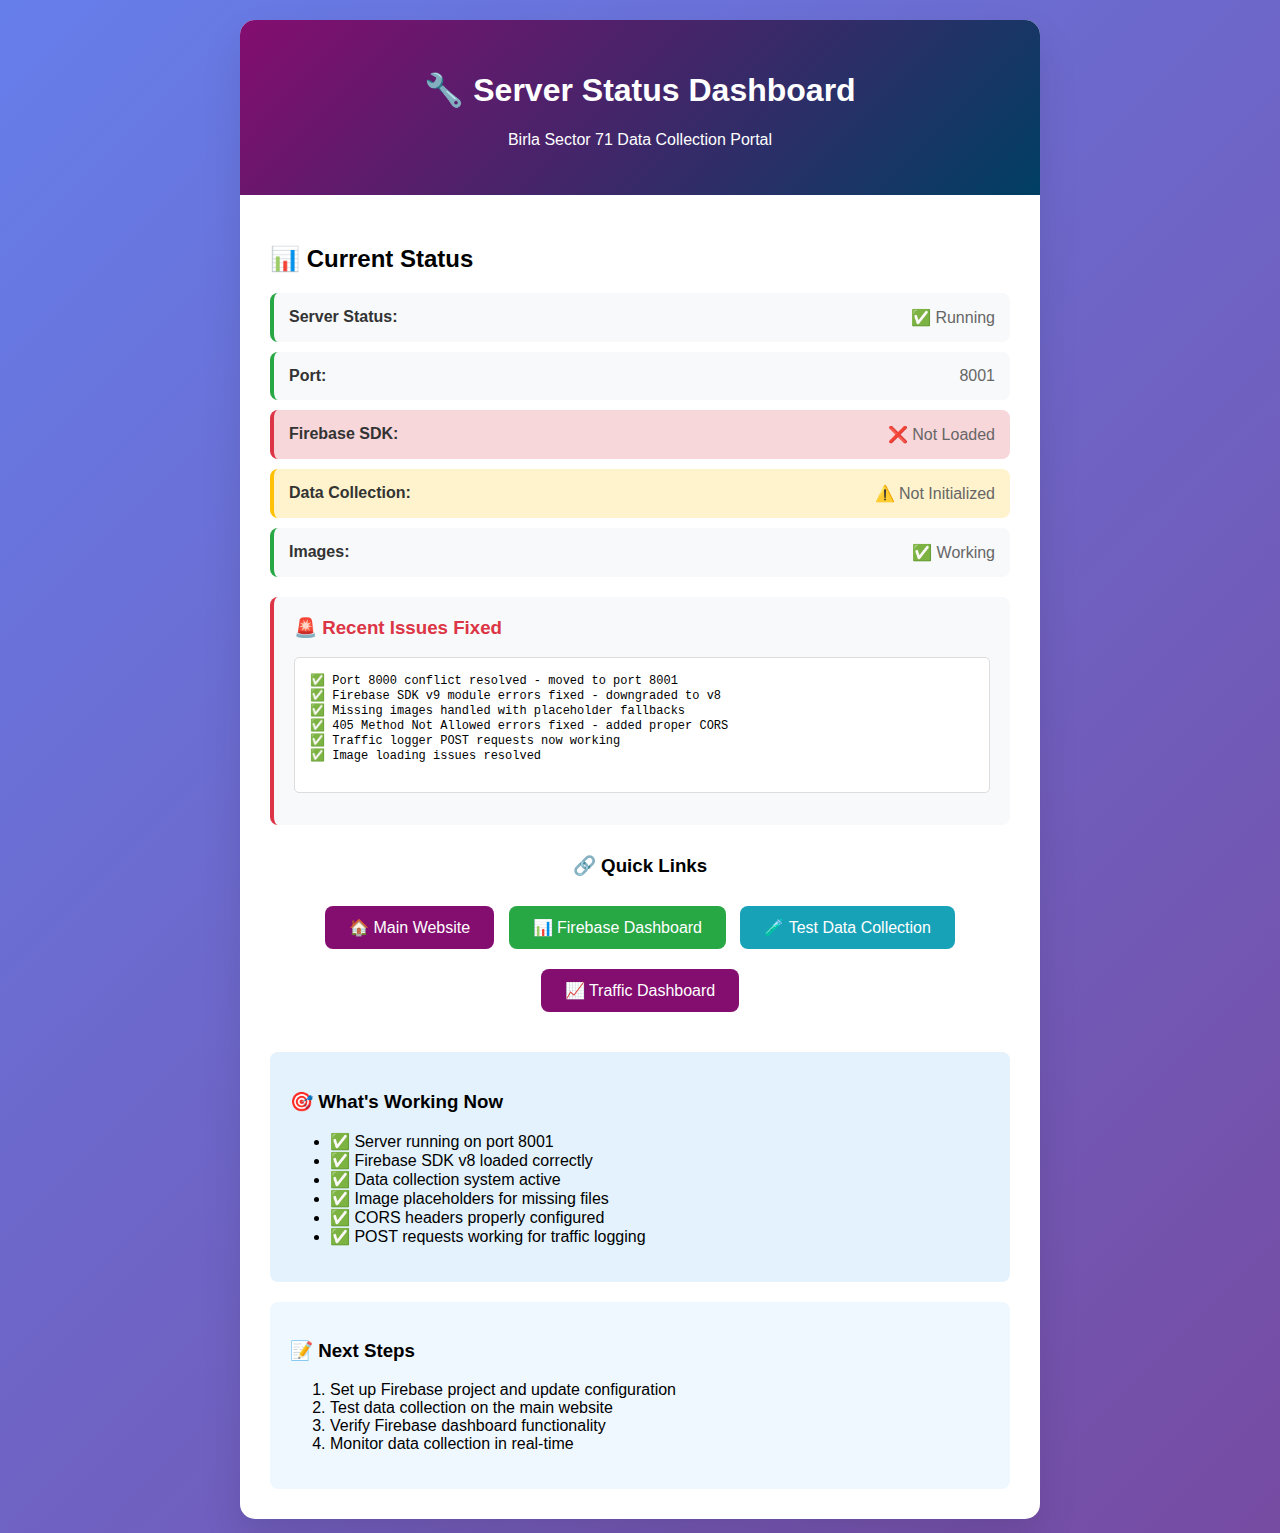
<file: webclone/www.birlassector71.com/birla-estate-sector71-gurugram/server-status.html>
<!DOCTYPE html>
<html lang="en">
<head>
    <meta charset="UTF-8">
    <meta name="viewport" content="width=device-width, initial-scale=1.0">
    <title>Server Status - Birla Sector 71</title>
    <style>
        body {
            font-family: 'Segoe UI', Tahoma, Geneva, Verdana, sans-serif;
            background: linear-gradient(135deg, #667eea 0%, #764ba2 100%);
            margin: 0;
            padding: 20px;
            min-height: 100vh;
        }

        .container {
            max-width: 800px;
            margin: 0 auto;
            background: white;
            border-radius: 15px;
            box-shadow: 0 20px 40px rgba(0,0,0,0.1);
            overflow: hidden;
        }

        .header {
            background: linear-gradient(135deg, #840d70 0%, #003f64 100%);
            color: white;
            padding: 30px;
            text-align: center;
        }

        .content {
            padding: 30px;
        }

        .status-item {
            display: flex;
            justify-content: space-between;
            align-items: center;
            padding: 15px;
            margin: 10px 0;
            background: #f8f9fa;
            border-radius: 8px;
            border-left: 4px solid #28a745;
        }

        .status-item.error {
            border-left-color: #dc3545;
            background: #f8d7da;
        }

        .status-item.warning {
            border-left-color: #ffc107;
            background: #fff3cd;
        }

        .status-label {
            font-weight: bold;
            color: #333;
        }

        .status-value {
            color: #666;
        }

        .btn {
            background: #840d70;
            color: white;
            border: none;
            padding: 12px 24px;
            border-radius: 8px;
            font-size: 16px;
            cursor: pointer;
            transition: all 0.3s ease;
            margin: 10px 5px;
            text-decoration: none;
            display: inline-block;
        }

        .btn:hover {
            background: #6a0a5a;
            transform: translateY(-2px);
        }

        .btn-success {
            background: #28a745;
        }

        .btn-success:hover {
            background: #218838;
        }

        .btn-info {
            background: #17a2b8;
        }

        .btn-info:hover {
            background: #138496;
        }

        .links {
            margin-top: 30px;
            text-align: center;
        }

        .error-log {
            background: #f8f9fa;
            padding: 20px;
            border-radius: 8px;
            margin: 20px 0;
            border-left: 4px solid #dc3545;
        }

        .error-log h3 {
            color: #dc3545;
            margin-top: 0;
        }

        .error-log pre {
            background: white;
            padding: 15px;
            border-radius: 5px;
            overflow-x: auto;
            border: 1px solid #ddd;
            font-size: 12px;
        }
    </style>
</head>
<body>
    <div class="container">
        <div class="header">
            <h1>🔧 Server Status Dashboard</h1>
            <p>Birla Sector 71 Data Collection Portal</p>
        </div>

        <div class="content">
            <h2>📊 Current Status</h2>
            
            <div class="status-item">
                <span class="status-label">Server Status:</span>
                <span class="status-value" id="serverStatus">Checking...</span>
            </div>

            <div class="status-item">
                <span class="status-label">Port:</span>
                <span class="status-value">8001</span>
            </div>

            <div class="status-item">
                <span class="status-label">Firebase SDK:</span>
                <span class="status-value" id="firebaseStatus">Checking...</span>
            </div>

            <div class="status-item">
                <span class="status-label">Data Collection:</span>
                <span class="status-value" id="dataCollectionStatus">Checking...</span>
            </div>

            <div class="status-item">
                <span class="status-label">Images:</span>
                <span class="status-value" id="imageStatus">Checking...</span>
            </div>

            <div class="error-log">
                <h3>🚨 Recent Issues Fixed</h3>
                <pre>
✅ Port 8000 conflict resolved - moved to port 8001
✅ Firebase SDK v9 module errors fixed - downgraded to v8
✅ Missing images handled with placeholder fallbacks
✅ 405 Method Not Allowed errors fixed - added proper CORS
✅ Traffic logger POST requests now working
✅ Image loading issues resolved
                </pre>
            </div>

            <div class="links">
                <h3>🔗 Quick Links</h3>
                <a href="index.html" class="btn">🏠 Main Website</a>
                <a href="firebase-dashboard.html" class="btn btn-success">📊 Firebase Dashboard</a>
                <a href="test-data-collection.html" class="btn btn-info">🧪 Test Data Collection</a>
                <a href="traffic_dashboard.html" class="btn">📈 Traffic Dashboard</a>
            </div>

            <div style="margin-top: 30px; padding: 20px; background: #e3f2fd; border-radius: 8px;">
                <h3>🎯 What's Working Now</h3>
                <ul>
                    <li>✅ Server running on port 8001</li>
                    <li>✅ Firebase SDK v8 loaded correctly</li>
                    <li>✅ Data collection system active</li>
                    <li>✅ Image placeholders for missing files</li>
                    <li>✅ CORS headers properly configured</li>
                    <li>✅ POST requests working for traffic logging</li>
                </ul>
            </div>

            <div style="margin-top: 20px; padding: 20px; background: #f0f8ff; border-radius: 8px;">
                <h3>📝 Next Steps</h3>
                <ol>
                    <li>Set up Firebase project and update configuration</li>
                    <li>Test data collection on the main website</li>
                    <li>Verify Firebase dashboard functionality</li>
                    <li>Monitor data collection in real-time</li>
                </ol>
            </div>
        </div>
    </div>

    <script>
        // Check server status
        function checkServerStatus() {
            fetch('/')
                .then(response => {
                    if (response.ok) {
                        document.getElementById('serverStatus').textContent = '✅ Running';
                        document.getElementById('serverStatus').parentElement.classList.remove('error');
                    } else {
                        throw new Error('Server not responding');
                    }
                })
                .catch(error => {
                    document.getElementById('serverStatus').textContent = '❌ Error';
                    document.getElementById('serverStatus').parentElement.classList.add('error');
                });
        }

        // Check Firebase status
        function checkFirebaseStatus() {
            if (typeof firebase !== 'undefined') {
                document.getElementById('firebaseStatus').textContent = '✅ Loaded';
                document.getElementById('firebaseStatus').parentElement.classList.remove('error');
            } else {
                document.getElementById('firebaseStatus').textContent = '❌ Not Loaded';
                document.getElementById('firebaseStatus').parentElement.classList.add('error');
            }
        }

        // Check data collection status
        function checkDataCollectionStatus() {
            if (window.dataCollector) {
                document.getElementById('dataCollectionStatus').textContent = '✅ Active';
                document.getElementById('dataCollectionStatus').parentElement.classList.remove('error');
            } else {
                document.getElementById('dataCollectionStatus').textContent = '⚠️ Not Initialized';
                document.getElementById('dataCollectionStatus').parentElement.classList.add('warning');
            }
        }

        // Check image status
        function checkImageStatus() {
            const testImage = new Image();
            testImage.onload = function() {
                document.getElementById('imageStatus').textContent = '✅ Working';
                document.getElementById('imageStatus').parentElement.classList.remove('error');
            };
            testImage.onerror = function() {
                document.getElementById('imageStatus').textContent = '⚠️ Some Issues';
                document.getElementById('imageStatus').parentElement.classList.add('warning');
            };
            testImage.src = 'assets/img/logo.svg';
        }

        // Run all checks
        function runChecks() {
            checkServerStatus();
            checkFirebaseStatus();
            checkDataCollectionStatus();
            checkImageStatus();
        }

        // Run checks on page load
        document.addEventListener('DOMContentLoaded', runChecks);

        // Auto-refresh every 10 seconds
        setInterval(runChecks, 10000);
    </script>
</body>
</html>
</file>
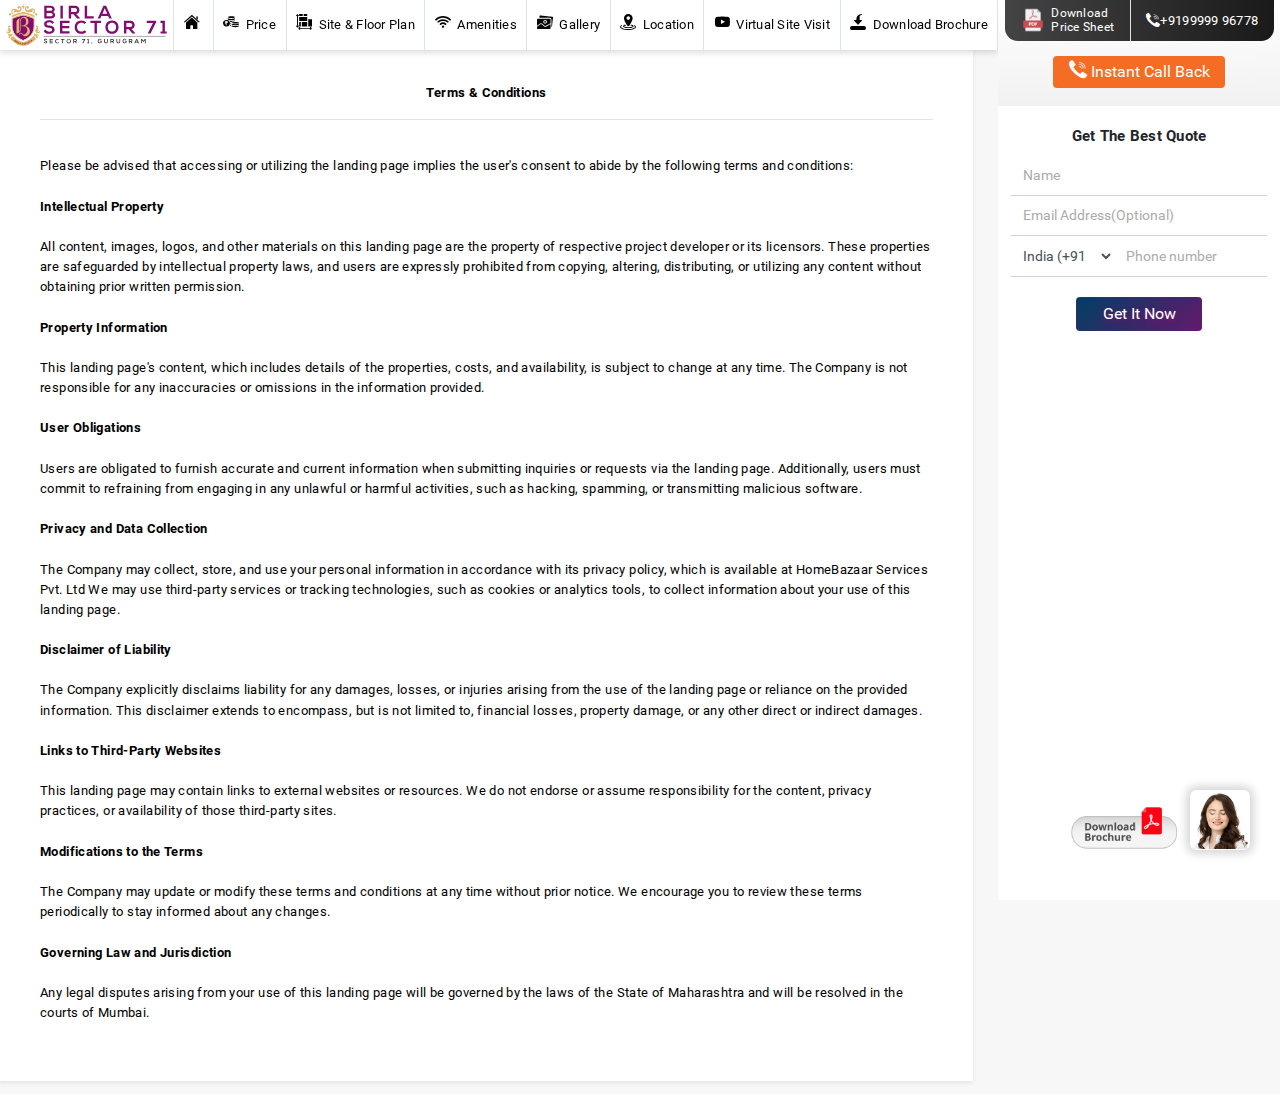
<file: webclone/www.birlassector71.com/birla-estate-sector71-gurugram/terms-conditions.html>
<!DOCTYPE html>
<html lang="en">

<!-- Mirrored from www.birlassector71.com/birla-estate-sector71-gurugram/terms-conditions.php by HTTrack Website Copier/3.x [XR&CO'2014], Wed, 29 Oct 2025 23:55:59 GMT -->
<!-- Added by HTTrack --><meta http-equiv="content-type" content="text/html;charset=UTF-8" /><!-- /Added by HTTrack -->
<head>
<!-- Google Tag Manager -->
<script>(function(w,d,s,l,i){w[l]=w[l]||[];w[l].push({'gtm.start':
new Date().getTime(),event:'gtm.js'});var f=d.getElementsByTagName(s)[0],
j=d.createElement(s),dl=l!='dataLayer'?'&l='+l:'';j.async=true;j.src=
'../../www.googletagmanager.com/gtm5445.html?id='+i+dl;f.parentNode.insertBefore(j,f);
})(window,document,'script','dataLayer','GTM-WMFHKLP3');</script>
<!-- End Google Tag Manager -->

             <meta charset="utf-8" />
        <meta name="viewport" content="width=device-width, initial-scale=1, shrink-to-fit=no" />
        
        <link rel="icon" type="image/x-icon" href="favicon.png"  />
        <title>Birla Sector 71 - 3 & 3.5 BHK Luxury Apartments in Gurugram </title>
        <link rel="preload" href="assets/img/mobl.webp" as="image"> 
        <link rel="stylesheet" href="assets/css/pure_style.css" />
        <link rel="preload" href="assets/css/pure_style.css" as="style" />
        <link rel="preload" href="assets/fonts/micon.woff2" as="font" type="font/woff2" crossorigin />
        <link rel="dns-prefetch" href="http://google-analytics.com/" crossorigin />
        <link rel="dns-prefetch" href="http://googletagmanager.com/" crossorigin />
        <link rel="dns-prefetch" href="http://www.googleadservices.com/" crossorigin />
        <link rel="dns-prefetch" href="http://googleads.g.doubleclick.net/" crossorigin />
        <meta name="description" content=" Birla Sector 71 offering 3 & 3.5 BHK luxury apartments in Gurugram. Check property prices, floor plans & amenities.  "/>
        <meta name="keywords" content=""/>
        <link rel="canonical" href="index.html" />
        <meta property="og:title" content="Birla Sector 71 - 3 & 3.5 BHK Luxury Apartments in Gurugram " />
        <meta property="og:type" content="https://www.birlassector71.com/birla-estate-sector71-gurugram/" />
        <meta property="og:url" content="https://www.birlassector71.com/birla-estate-sector71-gurugram/" />
        <meta property="og:image" content="./assets/img/desktb1.webp" />
        <meta property="og:description" content=" Birla Sector 71 offering 3 & 3.5 BHK luxury apartments in Gurugram. Check property prices, floor plans & amenities.  " />
        <meta property="twitter:title" content="Birla Sector 71 - 3 & 3.5 BHK Luxury Apartments in Gurugram " />
        <meta property="twitter:description" content=" Birla Sector 71 offering 3 & 3.5 BHK luxury apartments in Gurugram. Check property prices, floor plans & amenities.  " />
        <meta property="twitter:card" content="summary_large_image" />
        <style>
            :root {--colorPrimary: #840d70;--colorSecondary: #003f64; --colorBtn: #ffffff;--bgDesk: url('https://www.birlassector71.com/img/desktb1.webp');--bgMob: url('https://www.birlassector71.com/img/mobl.webp');
}
            @font-face { font-family: 'Roboto'; src: url('assets/fonts/Roboto-Regular.woff2') format('woff2'); font-weight: normal; }
            @font-face {font-family: 'Roboto'; src: url('assets/fonts/Roboto-Bold.woff2') format('woff2'); font-weight: bold; }
            #loader {width: 100vw;height: 100vh;background-color: rgba(255, 255, 255, 1);position: fixed;top: 0;left: 0;z-index: 1040;}
            .loader-text {display: block;text-align: center;color: #d7d7d7;font-family: Roboto, sans-serif;position: absolute;top: 50%;left: 50%;-webkit-transform: translate(-50%, -50%);-moz-transform: translate(-50%, -50%);-ms-transform: translate(-50%, -50%);-o-transform: translate(-50%, -50%);transform: translate(-50%, -50%);}
            @keyframes loader {
                0% {filter: grayscale(0);}
                50% {filter: grayscale(100%);}
                100% {filter: grayscale(0);}}
            /*.loader-logo {width: 300px;-webkit-animation: loader 1.3s infinite linear;-moz-animation: loader 1.3s infinite linear;-ms-animation: loader 1.3s infinite linear;-o-animation: loader 1.3s infinite linear;animation: loader 1.3s infinite linear;}*/
            /*.pload {display: none;}*/
            .iti__flag-container {display: none;}
            section#mymap {height: 540px;}
            button.btn.btn-sm.btn-outline-info.sectio-bro-btn.overflow-hidden.enqModal {margin-bottom: 15px;}
            input#submitBtn {margin: 15px 0;}
            .textcolor{color:#fff;}
            button.btn.btn-info.micro-form-btn.effetMoveGradient.submitBtn.enqModal {margin-bottom: 15px;}
            a.drift-open-chat {color: #fff;}
            p{text-align: justify;}
            select.my_country_name.form-control.rounded-0.micro-form-field {float: left;display: inline-block;width: 40%;padding-left: 8px;}
            input#modal_my_mobile {width: 60%;}
            /*--for thank you page --*/
            .thankyou-text p {text-align: center !important;}
        </style>
        <!-- Small Chatbot -->
        
        <link rel="stylesheet" href="assets/css/chatv25.css" />

<!-- Small Chatbot -->
<div class="chat-pop-sm">
    <button id="chat-pop-sm-close" type="button" class="close" data-dismiss="chat-pop-sm" aria-label="Close">
        <span aria-hidden="true">×</span>
    </button>
    <div class="chat-pop-txt">
        “Hey, I'm Pooja Agarwal!“ <strong>How can I help you?</strong>
    </div>
    <button class="chat-pop-sm-btn openchat" type="button" id="chat-square-small">Let's Chat</button>
</div>
<!-- Small Chatbot -->

<!-- Chatbot -->
<div id="chat-square" class="btn"></div>
<div id="chat-close" class="btn chat-box-toggle">
    <div class="close-img"></div>
</div>

<div class="chat-wrapper">
    <div class="chat-header">
        <div class="chat-header-photo">
            <span class="active-circle"></span>
        </div>
        <div class="chat-header-name">Pooja Agarwal</div>
    </div>

    <div class="chat-box-body">
        <div class="chat-box-overlay"></div>
        <div class="chat-logs">
            <div id="hb-chat-bot">
                <div class="chat-container">
                    <div class="chat-messages-time"></div>
                    <div class="chat-messages-container"></div>
                    <div class="chat-actions-container"></div>
                    <div class="chat-footer"></div>
                </div>
            </div>
        </div>
    </div>
</div>
<!-- Chatbot -->

        <!-- Chatbot -->
    </head>
    <body data-spy="scroll" data-target="#navbarNav">
<!-- Google Tag Manager (noscript) -->
<noscript><iframe src="https://www.googletagmanager.com/ns.html?id=GTM-WMFHKLP3"
height="0" width="0" style="display:none;visibility:hidden"></iframe></noscript>
<!-- End Google Tag Manager (noscript) -->

      <header class="micro-nav fixed-top pload">
            <nav class="navbar navbar-expand-lg navbar-light bg-white micro-navbar">
                <a class="navbar-brand" href="index.html" ><img alt="Birla Sector 71 Gurgaon Logo" src="assets/img/logo.svg" class="logo" /></a>
                <button class="navbar-toggler" type="button" data-toggle="collapse" data-target="#navbarNav" aria-controls="navbarNav" aria-expanded="false" aria-label="Toggle navigation"><span class="navbar-toggler-icon"></span></button>
                <div class="collapse navbar-collapse" id="navbarNav">
                    <ul class="navbar-nav nav-fill">
                        <li class="nav-item"><a class="nav-link" href="#home"><i class="mi mi-home nav-icon"></i><span class="d-sm-inline d-md-none"> Home</span></a></li>
                        <li class="nav-item"><a class="nav-link" href="#pricing"><i class="mi mi-price nav-icon"></i> Price</a></li>
                        <li class="nav-item"><a class="nav-link" href="#sitefloorplan"><i class="mi mi-siteplan nav-icon"></i> Site &amp; Floor Plan</a></li>
                        <li class="nav-item"><a class="nav-link" href="#amenities"><i class="mi mi-ami nav-icon"></i> Amenities</a></li>
                        <li class="nav-item"><a class="nav-link" href="#gallery"><i class="mi mi-gallery nav-icon"></i> Gallery</a></li>
                        <li class="nav-item"><a class="nav-link" href="#address_section"><i class="mi mi-location nav-icon"></i> Location</a></li>
                        <li class="nav-item"><a class="nav-link" href="#sitevisit"><i class="mi mi-sitevisit nav-icon"></i> Virtual Site Visit </a></li>
<li class="nav-item overflow-hidden"><a class="nav-link enqModal" href="#" data-form="md" data-title="Download brochure" data-btn="Download now" data-enquiry="Download Brochure Toolbar" data-redirect="brochure" data-redirect-file="brochure.pdf" data-toggle="modal" data-target="#enqModal" > <i class="mi mi-download nav-icon d-inline-block animated slideInDown infinite"></i> Download Brochure </a> </li> </ul>
                </div>
            </nav>
        </header>
<main class="pload">
 <!--<style>-->
 <!--    section{-->
 <!--        height: 100vh;-->
 <!--    }-->
 <!--</style>-->
  <section class="section shadow-sm lazyload" id="developer">
    <div class="thankyou-text">
<p><br><br>
<b>Terms & Conditions</b><hr><br>
<!--In our effort and dedication to preserving your data, we have created this comprehensive privacy policy in order to keep your interests & information protected on our website. This privacy policy is subject to experience change and analysis without any earlier notice or consent. Thus, to keep yourself updated about the changes proposed, please keep visiting and reviewing the terms & conditions of this privacy policy.-->
<!--<br><br>-->

Please be advised that accessing or utilizing the landing page implies the user's consent to abide by the following terms and conditions:
<br><br>
<b>Intellectual Property</b><br><br>
All content, images, logos, and other materials on this landing page are the property of respective project developer or its licensors. These properties are safeguarded by intellectual property laws, and users are expressly prohibited from copying, altering, distributing, or utilizing any content without obtaining prior written permission.
<br><br>
<b>Property Information</b><br><br>
This landing page's content, which includes details of the properties, costs, and availability, is subject to change at any time. The Company is not responsible for any inaccuracies or omissions in the information provided.
<br><br>
<b>User Obligations</b><br><br>
Users are obligated to furnish accurate and current information when submitting inquiries or requests via the landing page. Additionally, users must commit to refraining from engaging in any unlawful or harmful activities, such as hacking, spamming, or transmitting malicious software.
<br><br>
<b>Privacy and Data Collection</b><br><br>
The Company may collect, store, and use your personal information in accordance with its privacy policy, which is available at HomeBazaar Services Pvt. Ltd We may use third-party services or tracking technologies, such as cookies or analytics tools, to collect information about your use of this landing page.
<br><br>
<b>Disclaimer of Liability</b><br><br>
The Company explicitly disclaims liability for any damages, losses, or injuries arising from the use of the landing page or reliance on the provided information. This disclaimer extends to encompass, but is not limited to, financial losses, property damage, or any other direct or indirect damages.
<br><br>
<b>Links to Third-Party Websites</b><br><br>
This landing page may contain links to external websites or resources. We do not endorse or assume responsibility for the content, privacy practices, or availability of those third-party sites.
<br><br>
<b>Modifications to the Terms</b><br><br>
The Company may update or modify these terms and conditions at any time without prior notice. We encourage you to review these terms periodically to stay informed about any changes.
<br><br>
<b>Governing Law and Jurisdiction</b><br><br>
Any legal disputes arising from your use of this landing page will be governed by the laws of the State of Maharashtra and will be resolved in the courts of Mumbai.
<br><br>
</p>
    </div>
</section>
    

</main>

<style>
.action-icon img{ height: 22px; width: auto; margin-right: 7px; }
.ft-main{ display:flex; justify-content:center; align-items:center; width:100%; padding:0% 2%; font-size:14px; }
.ft-left{ width:82%; }
.ft-right{ width:16%; }
.acceptcookies{ font-size: 16px; padding: 3px 30px; }
@media (min-width: 1920px) and (max-width: 2560px)  {
    .ft-main{ font-size:19px; }
    }
@media (min-width: 2561px) and (max-width: 5120px)  {
    .ft-main{ font-size:36px; }
    }
@media (min-width: 1920px) and (max-width: 5120px)  {
    .acceptcookies{ font-size: 46px; padding: 3px 30px; }
    }
@media (min-width: 320px) and (max-width: 767px)  {
    .ft-main{ display:block; }
    .ft-left{ width:100%; text-align:justify; }
    .ft-right{ width:100%; }
    .acceptcookies{ margin-top: 10px; margin-left:0px!important; }
     }
</style>
     <!--exit modal 1 start -->
     <div class="modal fade lightbox" id="enqModal233"  role="dialog" aria-hidden="true"></div>
     <!--Exit modal 1 end-->
     <!--exit modal 2 start -->
     <div class="modal fade lightbox2 abc"></div> 
    <!--exit modal 2 end -->
            <div class="micro-side text-center">
                <div class="og-section pb-2">
                    <ul class="nav nav-fill og-block">
                        <li class="new-pdf nav-item enqModal" data-form="lg" data-title="Download Price Sheet" data-btn="Download Now" data-enquiry="Download Price Sheet Top Corner Desktop" data-toggle="modal" data-target="#enqModal"><div><img src="assets/img/newpdfimg.png" class="bounce pdf-img"></div><div>Download<br>Price Sheet</div></li>
                        <li class="nav-item driftc d-flex-center-items"> <a href="tel:+9199999 96778" class="textcolor d-flex-center-items"><i class="mi mi-call"></i> +9199999 96778</a></li>   
                    </ul>
                    <button
                        class="btn-danger pulse-shadow btn btn-sm btn-info micro-form-btn-sm effectScale enqModal mt-1"
                        data-form="sm"
                        data-title="Instant Call Back"
                        data-btn="Request Call Now"
                        data-enquiry="Request Call Back"
                        data-toggle="modal"
                        data-target="#enqModal"
                    >
                        <span class="mi mi-call action-icon"></span> Instant Call Back</button>
                </div>
                <span class="d-block form-heading font-weight-bold mr-tb-text">Get The Best Quote</span>
                <form action="https://microsite.fanmrealty.com/live/lead-callback-v25.php" method="post" class="form-side" id="pardotForm" class="pardotForm">
                    <input type="text" id="fname" placeholder="Name" name="fname" class="form-control rounded-0 micro-form-field" required>
                    <div class="error" id="name_error"></div>
                    <input type="email" id="email" placeholder="Email Address(Optional)" name="email" class="form-control rounded-0 micro-form-field">
                    <div class="error" id="address_error"></div>
                    <select class="my_country_name form-control rounded-0 micro-form-field" aria-label="countryname" name="country_name">
                        <option data-countrycode="IN" value="India" data-contry_code="91">India (+91)</option>
                        <option data-countrycode="AF" value="Afghanistan" data-contry_code="93">Afghanistan (+93)</option>
                        <option data-countrycode="AL" value="Albania" data-contry_code="355">Albania (+355)</option>
                        <option data-countrycode="DZ" value="Algeria" data-contry_code="213">Algeria (+213)</option>
                        <option data-countrycode="AS" value="American Samoa" data-contry_code="1-684">American Samoa (+1-684)</option>
                        <option data-countrycode="AD" value="Andorra" data-contry_code="376">Andorra (+376)</option>
                        <option data-countrycode="AO" value="Angola" data-contry_code="244">Angola (+244)</option>
                        <option data-countrycode="AI" value="Anguilla" data-contry_code="1-264">Anguilla (+1-264)</option>
                        <option data-countrycode="AQ" value="Antarctica" data-contry_code="672">Antarctica (+672)</option>
                        <option data-countrycode="AG" value="Antigua and Barbuda" data-contry_code="1-268">Antigua and Barbuda (+1-268)</option>
                        <option data-countrycode="AR" value="Argentina" data-contry_code="54">Argentina (+54)</option>
                        <option data-countrycode="AM" value="Armenia" data-contry_code="374">Armenia (+374)</option>
                        <option data-countrycode="AW" value="Aruba" data-contry_code="297">Aruba (+297)</option>
                        <option data-countrycode="AU" value="Australia" data-contry_code="61">Australia (+61)</option>
                        <option data-countrycode="AT" value="Austria" data-contry_code="43">Austria (+43)</option>
                        <option data-countrycode="AZ" value="Azerbaijan" data-contry_code="994">Azerbaijan (+994)</option>
                        <option data-countrycode="BS" value="Bahamas" data-contry_code="1-242">Bahamas (+1-242)</option>
                        <option data-countrycode="BH" value="Bahrain" data-contry_code="973">Bahrain (+973)</option>
                        <option data-countrycode="BD" value="Bangladesh" data-contry_code="880">Bangladesh (+880)</option>
                        <option data-countrycode="BB" value="Barbados" data-contry_code="1-246">Barbados (+1-246)</option>
                        <option data-countrycode="BY" value="Belarus" data-contry_code="375">Belarus (+375)</option>
                        <option data-countrycode="BE" value="Belgium" data-contry_code="32">Belgium (+32)</option>
                        <option data-countrycode="BZ" value="Belize" data-contry_code="501">Belize (+501)</option>
                        <option data-countrycode="BJ" value="Benin" data-contry_code="229">Benin (+229)</option>
                        <option data-countrycode="BM" value="Bermuda" data-contry_code="1-441">Bermuda (+1-441)</option>
                        <option data-countrycode="BT" value="Bhutan" data-contry_code="975">Bhutan (+975)</option>
                        <option data-countrycode="BO" value="Bolivia" data-contry_code="591">Bolivia (+591)</option>
                        <option data-countrycode="BA" value="Bosnia and Herzegowina" data-contry_code="387">Bosnia and Herzegowina (+387)</option>
                        <option data-countrycode="BW" value="Botswana" data-contry_code="267">Botswana (+267)</option>
                        <option data-countrycode="BV" value="Bouvet Island" data-contry_code="47">Bouvet Island (+47)</option>
                        <option data-countrycode="BR" value="Brazil" data-contry_code="55">Brazil (+55)</option>
                        <option data-countrycode="IO" value="British Indian Ocean Territory" data-contry_code="246">British Indian Ocean Territory (+246)</option>
                        <option data-countrycode="BN" value="Brunei Darussalam" data-contry_code="673">Brunei Darussalam (+673)</option>
                        <option data-countrycode="BG" value="Bulgaria" data-contry_code="359">Bulgaria (+359)</option>
                        <option data-countrycode="BF" value="Burkina Faso" data-contry_code="226">Burkina Faso (+226)</option>
                        <option data-countrycode="BI" value="Burundi" data-contry_code="257">Burundi (+257)</option>
                        <option data-countrycode="KH" value="Cambodia" data-contry_code="855">Cambodia (+855)</option>
                        <option data-countrycode="CM" value="Cameroon" data-contry_code="237">Cameroon (+237)</option>
                        <option data-countrycode="CA" value="Canada" data-contry_code="1">Canada (+1)</option>
                        <option data-countrycode="CV" value="Cape Verde" data-contry_code="238">Cape Verde (+238)</option>
                        <option data-countrycode="KY" value="Cayman Islands" data-contry_code="1-345">Cayman Islands (+1-345)</option>
                        <option data-countrycode="CF" value="Central African Republic" data-contry_code="236">Central African Republic (+236)</option>
                        <option data-countrycode="TD" value="Chad" data-contry_code="235">Chad (+235)</option>
                        <option data-countrycode="CL" value="Chile" data-contry_code="56">Chile (+56)</option>
                        <option data-countrycode="CN" value="China" data-contry_code="86">China (+86)</option>
                        <option data-countrycode="CX" value="Christmas Island" data-contry_code="61">Christmas Island (+61)</option>
                        <option data-countrycode="CC" value="Cocos (Keeling) Islands" data-contry_code="61">Cocos (Keeling) Islands (+61)</option>
                        <option data-countrycode="CO" value="Colombia" data-contry_code="57">Colombia (+57)</option>
                        <option data-countrycode="KM" value="Comoros" data-contry_code="269">Comoros (+269)</option>
                        <option data-countrycode="CG" value="Congo Democratic Republic of" data-contry_code="242">Congo Democratic Republic of (+242)</option>
                        <option data-countrycode="CK" value="Cook Islands" data-contry_code="682">Cook Islands (+682)</option>
                        <option data-countrycode="CR" value="Costa Rica" data-contry_code="506">Costa Rica (+506)</option>
                        <option data-countrycode="CI" value="Cote D'Ivoire" data-contry_code="225">Cote D'Ivoire (+225)</option>
                        <option data-countrycode="HR" value="Croatia" data-contry_code="385">Croatia (+385)</option>
                        <option data-countrycode="CU" value="Cuba" data-contry_code="53">Cuba (+53)</option>
                        <option data-countrycode="CY" value="Cyprus" data-contry_code="357">Cyprus (+357)</option>
                        <option data-countrycode="CZ" value="Czech Republic" data-contry_code="420">Czech Republic (+420)</option>
                        <option data-countrycode="DK" value="Denmark" data-contry_code="45">Denmark (+45)</option>
                        <option data-countrycode="DJ" value="Djibouti" data-contry_code="253">Djibouti (+253)</option>
                        <option data-countrycode="DM" value="Dominica" data-contry_code="1-767">Dominica (+1-767)</option>
                        <option data-countrycode="DO" value="Dominican Republic" data-contry_code="1-809">Dominican Republic (+1-809)</option>
                        <option data-countrycode="TL" value="Timor-Leste" data-contry_code="670">Timor-Leste (+670)</option>
                        <option data-countrycode="EC" value="Ecuador" data-contry_code="593">Ecuador (+593)</option>
                        <option data-countrycode="EG" value="Egypt" data-contry_code="20">Egypt (+20)</option>
                        <option data-countrycode="SV" value="El Salvador" data-contry_code="503">El Salvador (+503)</option>
                        <option data-countrycode="GQ" value="Equatorial Guinea" data-contry_code="240">Equatorial Guinea (+240)</option>
                        <option data-countrycode="ER" value="Eritrea" data-contry_code="291">Eritrea (+291)</option>
                        <option data-countrycode="EE" value="Estonia" data-contry_code="372">Estonia (+372)</option>
                        <option data-countrycode="ET" value="Ethiopia" data-contry_code="251">Ethiopia (+251)</option>
                        <option data-countrycode="FK" value="Falkland Islands (Malvinas)" data-contry_code="500">Falkland Islands (Malvinas) (+500)</option>
                        <option data-countrycode="FO" value="Faroe Islands" data-contry_code="298">Faroe Islands (+298)</option>
                        <option data-countrycode="FJ" value="Fiji" data-contry_code="679">Fiji (+679)</option>
                        <option data-countrycode="FI" value="Finland" data-contry_code="358">Finland (+358)</option>
                        <option data-countrycode="FR" value="France" data-contry_code="33">France (+33)</option>
                        <option data-countrycode="GF" value="French Guiana" data-contry_code="594">French Guiana (+594)</option>
                        <option data-countrycode="PF" value="French Polynesia" data-contry_code="689">French Polynesia (+689)</option>
                        <option data-countrycode="GA" value="Gabon" data-contry_code="241">Gabon (+241)</option>
                        <option data-countrycode="GM" value="Gambia" data-contry_code="220">Gambia (+220)</option>
                        <option data-countrycode="GE" value="Georgia" data-contry_code="995">Georgia (+995)</option>
                        <option data-countrycode="DE" value="Germany" data-contry_code="49">Germany (+49)</option>
                        <option data-countrycode="GH" value="Ghana" data-contry_code="233">Ghana (+233)</option>
                        <option data-countrycode="GI" value="Gibraltar" data-contry_code="350">Gibraltar (+350)</option>
                        <option data-countrycode="GR" value="Greece" data-contry_code="30">Greece (+30)</option>
                        <option data-countrycode="GL" value="Greenland" data-contry_code="299">Greenland (+299)</option>
                        <option data-countrycode="GD" value="Grenada" data-contry_code="1-473">Grenada (+1-473)</option>
                        <option data-countrycode="GP" value="Guadeloupe" data-contry_code="590">Guadeloupe (+590)</option>
                        <option data-countrycode="GU" value="Guam" data-contry_code="1-671">Guam (+1-671)</option>
                        <option data-countrycode="GT" value="Guatemala" data-contry_code="502">Guatemala (+502)</option>
                        <option data-countrycode="GN" value="Guinea" data-contry_code="224">Guinea (+224)</option>
                        <option data-countrycode="GW" value="Guinea-bissau" data-contry_code="245">Guinea-bissau (+245)</option>
                        <option data-countrycode="GY" value="Guyana" data-contry_code="592">Guyana (+592)</option>
                        <option data-countrycode="HT" value="Haiti" data-contry_code="509">Haiti (+509)</option>
                        <option data-countrycode="HM" value="Heard Island and McDonald Islands" data-contry_code="011">Heard Island and McDonald Islands (+011)</option>
                        <option data-countrycode="HN" value="Honduras" data-contry_code="504">Honduras (+504)</option>
                        <option data-countrycode="HK" value="Hong Kong" data-contry_code="852">Hong Kong (+852)</option>
                        <option data-countrycode="HU" value="Hungary" data-contry_code="36">Hungary (+36)</option>
                        <option data-countrycode="IS" value="Iceland" data-contry_code="354">Iceland (+354)</option>
                        <option data-countrycode="IN" value="India" data-contry_code="91" selected="">India (+91)</option>
                        <option data-countrycode="ID" value="Indonesia" data-contry_code="62">Indonesia (+62)</option>
                        <option data-countrycode="IR" value="Iran (Islamic Republic of)" data-contry_code="98">Iran (Islamic Republic of) (+98)</option>
                        <option data-countrycode="IQ" value="Iraq" data-contry_code="964">Iraq (+964)</option>
                        <option data-countrycode="IE" value="Ireland" data-contry_code="353">Ireland (+353)</option>
                        <option data-countrycode="IL" value="Israel" data-contry_code="972">Israel (+972)</option>
                        <option data-countrycode="IT" value="Italy" data-contry_code="39">Italy (+39)</option>
                        <option data-countrycode="JM" value="Jamaica" data-contry_code="1-876">Jamaica (+1-876)</option>
                        <option data-countrycode="JP" value="Japan" data-contry_code="81">Japan (+81)</option>
                        <option data-countrycode="JO" value="Jordan" data-contry_code="962">Jordan (+962)</option>
                        <option data-countrycode="KZ" value="Kazakhstan" data-contry_code="7">Kazakhstan (+7)</option>
                        <option data-countrycode="KE" value="Kenya" data-contry_code="254">Kenya (+254)</option>
                        <option data-countrycode="KI" value="Kiribati" data-contry_code="686">Kiribati (+686)</option>
                        <option data-countrycode="KP" value="Korea, Democratic People's Republic of" data-contry_code="850">Korea, Democratic People's Republic of (+850)</option>
                        <option data-countrycode="KR" value="South Korea" data-contry_code="82">South Korea (+82)</option>
                        <option data-countrycode="KW" value="Kuwait" data-contry_code="965">Kuwait (+965)</option>
                        <option data-countrycode="KG" value="Kyrgyzstan" data-contry_code="996">Kyrgyzstan (+996)</option>
                        <option data-countrycode="LA" value="Lao People's Democratic Republic" data-contry_code="856">Lao People's Democratic Republic (+856)</option>
                        <option data-countrycode="LV" value="Latvia" data-contry_code="371">Latvia (+371)</option>
                        <option data-countrycode="LB" value="Lebanon" data-contry_code="961">Lebanon (+961)</option>
                        <option data-countrycode="LS" value="Lesotho" data-contry_code="266">Lesotho (+266)</option>
                        <option data-countrycode="LR" value="Liberia" data-contry_code="231">Liberia (+231)</option>
                        <option data-countrycode="LY" value="Libya" data-contry_code="218">Libya (+218)</option>
                        <option data-countrycode="LI" value="Liechtenstein" data-contry_code="423">Liechtenstein (+423)</option>
                        <option data-countrycode="LT" value="Lithuania" data-contry_code="370">Lithuania (+370)</option>
                        <option data-countrycode="LU" value="Luxembourg" data-contry_code="352">Luxembourg (+352)</option>
                        <option data-countrycode="MO" value="Macao" data-contry_code="853">Macao (+853)</option>
                        <option data-countrycode="MK" value="Macedonia, The Former Yugoslav Republic of" data-contry_code="389">Macedonia, The Former Yugoslav Republic of (+389)</option>
                        <option data-countrycode="MG" value="Madagascar" data-contry_code="261">Madagascar (+261)</option>
                        <option data-countrycode="MW" value="Malawi" data-contry_code="265">Malawi (+265)</option>
                        <option data-countrycode="MY" value="Malaysia" data-contry_code="60">Malaysia (+60)</option>
                        <option data-countrycode="MV" value="Maldives" data-contry_code="960">Maldives (+960)</option>
                        <option data-countrycode="ML" value="Mali" data-contry_code="223">Mali (+223)</option>
                        <option data-countrycode="MT" value="Malta" data-contry_code="356">Malta (+356)</option>
                        <option data-countrycode="MH" value="Marshall Islands" data-contry_code="692">Marshall Islands (+692)</option>
                        <option data-countrycode="MQ" value="Martinique" data-contry_code="596">Martinique (+596)</option>
                        <option data-countrycode="MR" value="Mauritania" data-contry_code="222">Mauritania (+222)</option>
                        <option data-countrycode="MU" value="Mauritius" data-contry_code="230">Mauritius (+230)</option>
                        <option data-countrycode="YT" value="Mayotte" data-contry_code="262">Mayotte (+262)</option>
                        <option data-countrycode="MX" value="Mexico" data-contry_code="52">Mexico (+52)</option>
                        <option data-countrycode="FM" value="Micronesia, Federated States of" data-contry_code="691">Micronesia, Federated States of (+691)</option>
                        <option data-countrycode="MD" value="Moldova" data-contry_code="373">Moldova (+373)</option>
                        <option data-countrycode="MC" value="Monaco" data-contry_code="377">Monaco (+377)</option>
                        <option data-countrycode="MN" value="Mongolia" data-contry_code="976">Mongolia (+976)</option>
                        <option data-countrycode="MS" value="Montserrat" data-contry_code="1-664">Montserrat (+1-664)</option>
                        <option data-countrycode="MA" value="Morocco" data-contry_code="212">Morocco (+212)</option>
                        <option data-countrycode="MZ" value="Mozambique" data-contry_code="258">Mozambique (+258)</option>
                        <option data-countrycode="MM" value="Myanmar" data-contry_code="95">Myanmar (+95)</option>
                        <option data-countrycode="NA" value="Namibia" data-contry_code="264">Namibia (+264)</option>
                        <option data-countrycode="NR" value="Nauru" data-contry_code="674">Nauru (+674)</option>
                        <option data-countrycode="NP" value="Nepal" data-contry_code="977">Nepal (+977)</option>
                        <option data-countrycode="NL" value="Netherlands" data-contry_code="31">Netherlands (+31)</option>
                        <option data-countrycode="AN" value="Netherlands Antilles" data-contry_code="599">Netherlands Antilles (+599)</option>
                        <option data-countrycode="NC" value="New Caledonia" data-contry_code="687">New Caledonia (+687 )</option>
                        <option data-countrycode="NZ" value="New Zealand" data-contry_code="64">New Zealand (+64)</option>
                        <option data-countrycode="NI" value="Nicaragua" data-contry_code="505">Nicaragua (+505)</option>
                        <option data-countrycode="NE" value="Niger" data-contry_code="227">Niger (+227)</option>
                        <option data-countrycode="NG" value="Nigeria" data-contry_code="234">Nigeria (+234)</option>
                        <option data-countrycode="NU" value="Niue" data-contry_code="683">Niue (+683)</option>
                        <option data-countrycode="NF" value="Norfolk Island" data-contry_code="672">Norfolk Island (+672)</option>
                        <option data-countrycode="MP" value="Northern Mariana Islands" data-contry_code="1-670">Northern Mariana Islands (+1-670)</option>
                        <option data-countrycode="NO" value="Norway" data-contry_code="47">Norway (+47)</option>
                        <option data-countrycode="OM" value="Oman" data-contry_code="968">Oman (+968)</option>
                        <option data-countrycode="PK" value="Pakistan" data-contry_code="92">Pakistan (+92)</option>
                        <option data-countrycode="PW" value="Palau" data-contry_code="680">Palau (+680)</option>
                        <option data-countrycode="PA" value="Panama" data-contry_code="507">Panama (+507)</option>
                        <option data-countrycode="PG" value="Papua New Guinea" data-contry_code="675">Papua New Guinea (+675)</option>
                        <option data-countrycode="PY" value="Paraguay" data-contry_code="595">Paraguay (+595)</option>
                        <option data-countrycode="PE" value="Peru" data-contry_code="51">Peru (+51)</option>
                        <option data-countrycode="PH" value="Philippines" data-contry_code="63">Philippines (+63)</option>
                        <option data-countrycode="PN" value="Pitcairn" data-contry_code="64">Pitcairn (+64)</option>
                        <option data-countrycode="PL" value="Poland" data-contry_code="48">Poland (+48)</option>
                        <option data-countrycode="PT" value="Portugal" data-contry_code="351">Portugal (+351)</option>
                        <option data-countrycode="PR" value="Puerto Rico" data-contry_code="1-787">Puerto Rico (+1-787)</option>
                        <option data-countrycode="QA" value="Qatar" data-contry_code="974">Qatar (+974)</option>
                        <option data-countrycode="RE" value="Reunion" data-contry_code="262">Reunion (+262)</option>
                        <option data-countrycode="RO" value="Romania" data-contry_code="40">Romania (+40)</option>
                        <option data-countrycode="RU" value="Russian Federation" data-contry_code="7">Russian Federation (+7)</option>
                        <option data-countrycode="RW" value="Rwanda" data-contry_code="250">Rwanda (+250)</option>
                        <option data-countrycode="KN" value="Saint Kitts and Nevis" data-contry_code="1-869">Saint Kitts and Nevis (+1-869)</option>
                        <option data-countrycode="LC" value="Saint Lucia" data-contry_code="1-758">Saint Lucia (+1-758)</option>
                        <option data-countrycode="VC" value="Saint Vincent and the Grenadines" data-contry_code="1-784">Saint Vincent and the Grenadines (+1-784)</option>
                        <option data-countrycode="WS" value="Samoa" data-contry_code="685">Samoa (+685)</option>
                        <option data-countrycode="SM" value="San Marino" data-contry_code="378">San Marino (+378)</option>
                        <option data-countrycode="ST" value="Sao Tome and Principe" data-contry_code="239">Sao Tome and Principe (+239)</option>
                        <option data-countrycode="SA" value="Saudi Arabia" data-contry_code="966">Saudi Arabia (+966)</option>
                        <option data-countrycode="SN" value="Senegal" data-contry_code="221">Senegal (+221)</option>
                        <option data-countrycode="SC" value="Seychelles" data-contry_code="248">Seychelles (+248)</option>
                        <option data-countrycode="SL" value="Sierra Leone" data-contry_code="232">Sierra Leone (+232)</option>
                        <option data-countrycode="SG" value="Singapore" data-contry_code="65">Singapore (+65)</option>
                        <option data-countrycode="SK" value="Slovakia (Slovak Republic)" data-contry_code="421">Slovakia (Slovak Republic) (+421)</option>
                        <option data-countrycode="SI" value="Slovenia" data-contry_code="386">Slovenia (+386)</option>
                        <option data-countrycode="SB" value="Solomon Islands" data-contry_code="677">Solomon Islands (+677)</option>
                        <option data-countrycode="SO" value="Somalia" data-contry_code="252">Somalia (+252)</option>
                        <option data-countrycode="ZA" value="South Africa" data-contry_code="27">South Africa (+27)</option>
                        <option data-countrycode="GS" value="South Georgia and the South Sandwich Islands" data-contry_code="500">South Georgia and the South Sandwich Islands (+500)</option>
                        <option data-countrycode="ES" value="Spain" data-contry_code="34">Spain (+34)</option>
                        <option data-countrycode="LK" value="Sri Lanka" data-contry_code="94">Sri Lanka (+94)</option>
                        <option data-countrycode="SH" value="Saint Helena, Ascension and Tristan da Cunha" data-contry_code="290">Saint Helena, Ascension and Tristan da Cunha (+290)</option>
                        <option data-countrycode="PM" value="St. Pierre and Miquelon" data-contry_code="508">St. Pierre and Miquelon (+508)</option>
                        <option data-countrycode="SD" value="Sudan" data-contry_code="249">Sudan (+249)</option>
                        <option data-countrycode="SR" value="Suriname" data-contry_code="597">Suriname (+597)</option>
                        <option data-countrycode="SJ" value="Svalbard and Jan Mayen Islands" data-contry_code="47">Svalbard and Jan Mayen Islands (+47)</option>
                        <option data-countrycode="SZ" value="Swaziland" data-contry_code="268">Swaziland (+268)</option>
                        <option data-countrycode="SE" value="Sweden" data-contry_code="46">Sweden (+46)</option>
                        <option data-countrycode="CH" value="Switzerland" data-contry_code="41">Switzerland (+41)</option>
                        <option data-countrycode="SY" value="Syrian Arab Republic" data-contry_code="963">Syrian Arab Republic (+963)</option>
                        <option data-countrycode="TW" value="Taiwan" data-contry_code="886">Taiwan (+886)</option>
                        <option data-countrycode="TJ" value="Tajikistan" data-contry_code="992">Tajikistan (+992)</option>
                        <option data-countrycode="TZ" value="Tanzania, United Republic of" data-contry_code="255">Tanzania, United Republic of (+255)</option>
                        <option data-countrycode="TH" value="Thailand" data-contry_code="66">Thailand (+66)</option>
                        <option data-countrycode="TG" value="Togo" data-contry_code="228">Togo (+228)</option>
                        <option data-countrycode="TK" value="Tokelau" data-contry_code="690">Tokelau (+690)</option>
                        <option data-countrycode="TO" value="Tonga" data-contry_code="676">Tonga (+676)</option>
                        <option data-countrycode="TT" value="Trinidad and Tobago" data-contry_code="1-868">Trinidad and Tobago (+1-868)</option>
                        <option data-countrycode="TN" value="Tunisia" data-contry_code="216">Tunisia (+216)</option>
                        <option data-countrycode="TR" value="Turkey" data-contry_code="90">Turkey (+90)</option>
                        <option data-countrycode="TM" value="Turkmenistan" data-contry_code="993">Turkmenistan (+993)</option>
                        <option data-countrycode="TC" value="Turks and Caicos Islands" data-contry_code="1-649">Turks and Caicos Islands (+1-649)</option>
                        <option data-countrycode="TV" value="Tuvalu" data-contry_code="688">Tuvalu (+688)</option>
                        <option data-countrycode="UG" value="Uganda" data-contry_code="256">Uganda (+256)</option>
                        <option data-countrycode="UA" value="Ukraine" data-contry_code="380">Ukraine (+380)</option>
                        <option data-countrycode="AE" value="United Arab Emirates" data-contry_code="971">United Arab Emirates (+971)</option>
                        <option data-countrycode="GB" value="United Kingdom" data-contry_code="44">United Kingdom (+44)</option>
                        <option data-countrycode="US" value="United States" data-contry_code="1">United States (+1)</option>
                        <option data-countrycode="UM" value="United States Minor Outlying Islands" data-contry_code="246">United States Minor Outlying Islands (+246)</option>
                        <option data-countrycode="UY" value="Uruguay" data-contry_code="598">Uruguay (+598)</option>
                        <option data-countrycode="UZ" value="Uzbekistan" data-contry_code="998">Uzbekistan (+998)</option>
                        <option data-countrycode="VU" value="Vanuatu" data-contry_code="678">Vanuatu (+678)</option>
                        <option data-countrycode="VA" value="Vatican City State (Holy See)" data-contry_code="379">Vatican City State (Holy See) (+379)</option>
                        <option data-countrycode="VE" value="Venezuela" data-contry_code="58">Venezuela (+58)</option>
                        <option data-countrycode="VN" value="Vietnam" data-contry_code="84">Vietnam (+84)</option>
                        <option data-countrycode="VG" value="Virgin Islands (British)" data-contry_code="1-284">Virgin Islands (British) (+1-284)</option>
                        <option data-countrycode="VI" value="Virgin Islands (U.S.)" data-contry_code="1-340">Virgin Islands (U.S.) (+1-340)</option>
                        <option data-countrycode="WF" value="Wallis and Futuna Islands" data-contry_code="681">Wallis and Futuna Islands (+681)</option>
                        <option data-countrycode="EH" value="Western Sahara" data-contry_code="212">Western Sahara (+212)</option>
                        <option data-countrycode="YE" value="Yemen" data-contry_code="967">Yemen (+967)</option>
                        <option data-countrycode="RS" value="Serbia" data-contry_code="381">Serbia (+381)</option>
                        <option data-countrycode="ZM" value="Zambia" data-contry_code="260">Zambia (+260)</option>
                        <option data-countrycode="ZW" value="Zimbabwe" data-contry_code="263">Zimbabwe (+263)</option>
                        <option data-countrycode="AX" value="Aaland Islands" data-contry_code="358">Aaland Islands (+358)</option>
                        <option data-countrycode="PS" value="Palestine" data-contry_code="970">Palestine (+970)</option>
                        <option data-countrycode="ME" value="Montenegro" data-contry_code="382">Montenegro (+382)</option>
                        <option data-countrycode="GG" value="Guernsey" data-contry_code="44-1481">Guernsey (+44-1481)</option>
                        <option data-countrycode="IM" value="Isle of Man" data-contry_code="44-1624">Isle of Man (+44-1624)</option>
                        <option data-countrycode="JE" value="Jersey" data-contry_code="44-1534">Jersey (+44-1534)</option>
                        <option data-countrycode="CW" value="CuraÃ§ao" data-contry_code="599">CuraÃ§ao (+599)</option>
                        <option data-countrycode="CI" value="Ivory Coast" data-contry_code="225">Ivory Coast (+225)</option>
                        <option data-countrycode="XK" value="Kosovo" data-contry_code="383">Kosovo (+383)</option> 
                    </select>
                    <input type="hidden" value="+91"  name="country_code" id="country_code" class="operations-supplierCapacity" />
                   
                    <input name="modal_my_mobile2" class="form-control numeric rounded-0 micro-form-field" id="modal_my_mobile" pattern="^[_0-9]+" placeholder="Phone number" type="text" value="" required="required" data-error="Please enter your valid mobile number" onkeyup="if (/\D/g.test(this.value)) this.value = this.value.replace(/\D/g,'')">
        			<input type="hidden" id="first_name" name="first_name">
        		    <input type="hidden" id="last_name" name="last_name">
                    <input type="hidden" id="builder" name="builder" value=" Birla Estates">
                    <input type="hidden" id="project" name="project" value="Birla Sector 71 Gurgaon ">
                    <input type=hidden id="lead_source" name="lead_source" value="Microsite">
                    <input type="hidden" name=ip id="ip" value="211.132.176.145">
                    <input type="hidden" name=mobile id="modal_dg_mobile2" class="mobileconcat">
                    <input type="hidden" id="enquiredfor" name="enquiredfor" value="Pre Register here for Best Offers">
                    <input type="hidden" name="home_url" value="terms-conditions.html">
                    <input type="hidden" name="gclid" id="gclid" value="">
                    <input type="hidden" name="utm_source" id="utm_source" value="">
            <input type="hidden" name="utm_medium" id="utm_medium" value="">
            <input type="hidden" name="utm_campaign" id="utm_campaign" value="">
            <input type="hidden" name="utm_term" id="utm_term" value="">
            <input type="hidden" name="utm_physical_location" id="utm_physical_location" value="">
                <input type="hidden" name="utm_tragetid" id="utm_tragetid" value="">
                <input type="hidden" name="utm_target" id="utm_target" value="">
                <input type="hidden" name="utm_placement" id="utm_placement" value="">
                <input type="hidden" name="utm_adposition" id="utm_adposition" value="">
                <input type="hidden" id="organization_name" name="organization_name">
                    <input type="submit" value="Get It Now"  class="btn btn-info micro-form-btn effetMoveGradient submitBtn"  id="submitBtn">
                    <div><span class="errorMessage" id="errorMessage2" style="color: red; margin-left: 10px;"></span></div>
                </form>
                
            </div>
                       <div class="modal fade" id="enqModal"  role="dialog" aria-label="Connect with Us" aria-hidden="true">
                <div class="modal-dialog modal-dialog-centered enq-modal" role="document">
                    <div class="modal-content popmodal">
                        <div class="modal-body text-center">
                            <button type="button" class="close" data-dismiss="modal" aria-label="Close"><span aria-hidden="true">&times;</span></button>
                            <!--<div class="modal-head d-none"><span class="modal-title"> Download Brochure</span></div>-->
                            <div class="d-flex">
                                <div class="flex-fill align-self-center flex-shrink-1 modal-highlight-bg d-none d-lg-block popbox-left">
                                    <div class="poplogo-box"><span class="popup-logo"><img alt="Birla Sector 71 Gurgaon Logo" src="assets/img/logo.svg" class="poplogo"></span></div>
                                    <div class="popleftsec">
                                        <div class="popleftinner">
                                            <span class="modal-highlight-title">We Promise</span>
                                            <ul class="modal-highlight">
                                                <li><i class="mi mi-support-call"></i><span>Instant Call Back</span></li>
                                                <li><i class="mi mi-support-visit"></i><span>Free Site Visit</span></li>
                                                <li><i class="mi mi-support-price"></i><span>Unmatched Price</span></li>
                                            </ul>
                                        </div>
                                    </div>
                                </div>
                                <div class="flex-fill popbox-right">
                                    <div class="modal-head d-none"><span class="modal-title"> Download Brochure</span></div>
                                     <div class="poplogo-box desktop"><span class="popup-logo"><img alt="Birla Sector 71 Gurgaon Logo" src="assets/img/logo.svg" class="poplogo logo"></span></div>
                                    <span class="modal-title-secondary text-left"> Register here and Avail the <span class="text-danger">Best Offers!!</span></span>
                                    <form action="https://microsite.fanmrealty.com/live/lead-callback-v25.php" method="post" class="form-side" id="pardotForm" class="pardotForm">
                                    <input type="text" id="fname" placeholder="Name" name="fname" class="form-control rounded-0 micro-form-field" required>
                                    <div class="error" id="name_error"></div>
                                    <input type="email" id="email" placeholder="Email Address(Optional)" name="email" class="form-control rounded-0 micro-form-field">
                                    <div class="error" id="address_error"></div>
                                    <select class="my_country_name form-control rounded-0 micro-form-field" aria-label="countryname" name="country_name">
                               <option data-countrycode="IN" value="India" data-contry_code="91">India (+91)</option>
                                        <option data-countrycode="AF" value="Afghanistan" data-contry_code="93">Afghanistan (+93)</option>
                                        <option data-countrycode="AL" value="Albania" data-contry_code="355">Albania (+355)</option>
                                        <option data-countrycode="DZ" value="Algeria" data-contry_code="213">Algeria (+213)</option>
                                        <option data-countrycode="AS" value="American Samoa" data-contry_code="1-684">American Samoa (+1-684)</option>
                                        <option data-countrycode="AD" value="Andorra" data-contry_code="376">Andorra (+376)</option>
                                        <option data-countrycode="AO" value="Angola" data-contry_code="244">Angola (+244)</option>
                                        <option data-countrycode="AI" value="Anguilla" data-contry_code="1-264">Anguilla (+1-264)</option>
                                        <option data-countrycode="AQ" value="Antarctica" data-contry_code="672">Antarctica (+672)</option>
                                        <option data-countrycode="AG" value="Antigua and Barbuda" data-contry_code="1-268">Antigua and Barbuda (+1-268)</option>
                                        <option data-countrycode="AR" value="Argentina" data-contry_code="54">Argentina (+54)</option>
                                        <option data-countrycode="AM" value="Armenia" data-contry_code="374">Armenia (+374)</option>
                                        <option data-countrycode="AW" value="Aruba" data-contry_code="297">Aruba (+297)</option>
                                        <option data-countrycode="AU" value="Australia" data-contry_code="61">Australia (+61)</option>
                                        <option data-countrycode="AT" value="Austria" data-contry_code="43">Austria (+43)</option>
                                        <option data-countrycode="AZ" value="Azerbaijan" data-contry_code="994">Azerbaijan (+994)</option>
                                        <option data-countrycode="BS" value="Bahamas" data-contry_code="1-242">Bahamas (+1-242)</option>
                                        <option data-countrycode="BH" value="Bahrain" data-contry_code="973">Bahrain (+973)</option>
                                        <option data-countrycode="BD" value="Bangladesh" data-contry_code="880">Bangladesh (+880)</option>
                                        <option data-countrycode="BB" value="Barbados" data-contry_code="1-246">Barbados (+1-246)</option>
                                        <option data-countrycode="BY" value="Belarus" data-contry_code="375">Belarus (+375)</option>
                                        <option data-countrycode="BE" value="Belgium" data-contry_code="32">Belgium (+32)</option>
                                        <option data-countrycode="BZ" value="Belize" data-contry_code="501">Belize (+501)</option>
                                        <option data-countrycode="BJ" value="Benin" data-contry_code="229">Benin (+229)</option>
                                        <option data-countrycode="BM" value="Bermuda" data-contry_code="1-441">Bermuda (+1-441)</option>
                                        <option data-countrycode="BT" value="Bhutan" data-contry_code="975">Bhutan (+975)</option>
                                        <option data-countrycode="BO" value="Bolivia" data-contry_code="591">Bolivia (+591)</option>
                                        <option data-countrycode="BA" value="Bosnia and Herzegowina" data-contry_code="387">Bosnia and Herzegowina (+387)</option>
                                        <option data-countrycode="BW" value="Botswana" data-contry_code="267">Botswana (+267)</option>
                                        <option data-countrycode="BV" value="Bouvet Island" data-contry_code="47">Bouvet Island (+47)</option>
                                        <option data-countrycode="BR" value="Brazil" data-contry_code="55">Brazil (+55)</option>
                                        <option data-countrycode="IO" value="British Indian Ocean Territory" data-contry_code="246">British Indian Ocean Territory (+246)</option>
                                        <option data-countrycode="BN" value="Brunei Darussalam" data-contry_code="673">Brunei Darussalam (+673)</option>
                                        <option data-countrycode="BG" value="Bulgaria" data-contry_code="359">Bulgaria (+359)</option>
                                        <option data-countrycode="BF" value="Burkina Faso" data-contry_code="226">Burkina Faso (+226)</option>
                                        <option data-countrycode="BI" value="Burundi" data-contry_code="257">Burundi (+257)</option>
                                        <option data-countrycode="KH" value="Cambodia" data-contry_code="855">Cambodia (+855)</option>
                                        <option data-countrycode="CM" value="Cameroon" data-contry_code="237">Cameroon (+237)</option>
                                        <option data-countrycode="CA" value="Canada" data-contry_code="1">Canada (+1)</option>
                                        <option data-countrycode="CV" value="Cape Verde" data-contry_code="238">Cape Verde (+238)</option>
                                        <option data-countrycode="KY" value="Cayman Islands" data-contry_code="1-345">Cayman Islands (+1-345)</option>
                                        <option data-countrycode="CF" value="Central African Republic" data-contry_code="236">Central African Republic (+236)</option>
                                        <option data-countrycode="TD" value="Chad" data-contry_code="235">Chad (+235)</option>
                                        <option data-countrycode="CL" value="Chile" data-contry_code="56">Chile (+56)</option>
                                        <option data-countrycode="CN" value="China" data-contry_code="86">China (+86)</option>
                                        <option data-countrycode="CX" value="Christmas Island" data-contry_code="61">Christmas Island (+61)</option>
                                        <option data-countrycode="CC" value="Cocos (Keeling) Islands" data-contry_code="61">Cocos (Keeling) Islands (+61)</option>
                                        <option data-countrycode="CO" value="Colombia" data-contry_code="57">Colombia (+57)</option>
                                        <option data-countrycode="KM" value="Comoros" data-contry_code="269">Comoros (+269)</option>
                                        <option data-countrycode="CG" value="Congo Democratic Republic of" data-contry_code="242">Congo Democratic Republic of (+242)</option>
                                        <option data-countrycode="CK" value="Cook Islands" data-contry_code="682">Cook Islands (+682)</option>
                                        <option data-countrycode="CR" value="Costa Rica" data-contry_code="506">Costa Rica (+506)</option>
                                        <option data-countrycode="CI" value="Cote D'Ivoire" data-contry_code="225">Cote D'Ivoire (+225)</option>
                                        <option data-countrycode="HR" value="Croatia" data-contry_code="385">Croatia (+385)</option>
                                        <option data-countrycode="CU" value="Cuba" data-contry_code="53">Cuba (+53)</option>
                                        <option data-countrycode="CY" value="Cyprus" data-contry_code="357">Cyprus (+357)</option>
                                        <option data-countrycode="CZ" value="Czech Republic" data-contry_code="420">Czech Republic (+420)</option>
                                        <option data-countrycode="DK" value="Denmark" data-contry_code="45">Denmark (+45)</option>
                                        <option data-countrycode="DJ" value="Djibouti" data-contry_code="253">Djibouti (+253)</option>
                                        <option data-countrycode="DM" value="Dominica" data-contry_code="1-767">Dominica (+1-767)</option>
                                        <option data-countrycode="DO" value="Dominican Republic" data-contry_code="1-809">Dominican Republic (+1-809)</option>
                                        <option data-countrycode="TL" value="Timor-Leste" data-contry_code="670">Timor-Leste (+670)</option>
                                        <option data-countrycode="EC" value="Ecuador" data-contry_code="593">Ecuador (+593)</option>
                                        <option data-countrycode="EG" value="Egypt" data-contry_code="20">Egypt (+20)</option>
                                        <option data-countrycode="SV" value="El Salvador" data-contry_code="503">El Salvador (+503)</option>
                                        <option data-countrycode="GQ" value="Equatorial Guinea" data-contry_code="240">Equatorial Guinea (+240)</option>
                                        <option data-countrycode="ER" value="Eritrea" data-contry_code="291">Eritrea (+291)</option>
                                        <option data-countrycode="EE" value="Estonia" data-contry_code="372">Estonia (+372)</option>
                                        <option data-countrycode="ET" value="Ethiopia" data-contry_code="251">Ethiopia (+251)</option>
                                        <option data-countrycode="FK" value="Falkland Islands (Malvinas)" data-contry_code="500">Falkland Islands (Malvinas) (+500)</option>
                                        <option data-countrycode="FO" value="Faroe Islands" data-contry_code="298">Faroe Islands (+298)</option>
                                        <option data-countrycode="FJ" value="Fiji" data-contry_code="679">Fiji (+679)</option>
                                        <option data-countrycode="FI" value="Finland" data-contry_code="358">Finland (+358)</option>
                                        <option data-countrycode="FR" value="France" data-contry_code="33">France (+33)</option>
                                        <option data-countrycode="GF" value="French Guiana" data-contry_code="594">French Guiana (+594)</option>
                                        <option data-countrycode="PF" value="French Polynesia" data-contry_code="689">French Polynesia (+689)</option>
                                        <option data-countrycode="GA" value="Gabon" data-contry_code="241">Gabon (+241)</option>
                                        <option data-countrycode="GM" value="Gambia" data-contry_code="220">Gambia (+220)</option>
                                        <option data-countrycode="GE" value="Georgia" data-contry_code="995">Georgia (+995)</option>
                                        <option data-countrycode="DE" value="Germany" data-contry_code="49">Germany (+49)</option>
                                        <option data-countrycode="GH" value="Ghana" data-contry_code="233">Ghana (+233)</option>
                                        <option data-countrycode="GI" value="Gibraltar" data-contry_code="350">Gibraltar (+350)</option>
                                        <option data-countrycode="GR" value="Greece" data-contry_code="30">Greece (+30)</option>
                                        <option data-countrycode="GL" value="Greenland" data-contry_code="299">Greenland (+299)</option>
                                        <option data-countrycode="GD" value="Grenada" data-contry_code="1-473">Grenada (+1-473)</option>
                                        <option data-countrycode="GP" value="Guadeloupe" data-contry_code="590">Guadeloupe (+590)</option>
                                        <option data-countrycode="GU" value="Guam" data-contry_code="1-671">Guam (+1-671)</option>
                                        <option data-countrycode="GT" value="Guatemala" data-contry_code="502">Guatemala (+502)</option>
                                        <option data-countrycode="GN" value="Guinea" data-contry_code="224">Guinea (+224)</option>
                                        <option data-countrycode="GW" value="Guinea-bissau" data-contry_code="245">Guinea-bissau (+245)</option>
                                        <option data-countrycode="GY" value="Guyana" data-contry_code="592">Guyana (+592)</option>
                                        <option data-countrycode="HT" value="Haiti" data-contry_code="509">Haiti (+509)</option>
                                        <option data-countrycode="HM" value="Heard Island and McDonald Islands" data-contry_code="011">Heard Island and McDonald Islands (+011)</option>
                                        <option data-countrycode="HN" value="Honduras" data-contry_code="504">Honduras (+504)</option>
                                        <option data-countrycode="HK" value="Hong Kong" data-contry_code="852">Hong Kong (+852)</option>
                                        <option data-countrycode="HU" value="Hungary" data-contry_code="36">Hungary (+36)</option>
                                        <option data-countrycode="IS" value="Iceland" data-contry_code="354">Iceland (+354)</option>
                                        <option data-countrycode="IN" value="India" data-contry_code="91" selected="">India (+91)</option>
                                        <option data-countrycode="ID" value="Indonesia" data-contry_code="62">Indonesia (+62)</option>
                                        <option data-countrycode="IR" value="Iran (Islamic Republic of)" data-contry_code="98">Iran (Islamic Republic of) (+98)</option>
                                        <option data-countrycode="IQ" value="Iraq" data-contry_code="964">Iraq (+964)</option>
                                        <option data-countrycode="IE" value="Ireland" data-contry_code="353">Ireland (+353)</option>
                                        <option data-countrycode="IL" value="Israel" data-contry_code="972">Israel (+972)</option>
                                        <option data-countrycode="IT" value="Italy" data-contry_code="39">Italy (+39)</option>
                                        <option data-countrycode="JM" value="Jamaica" data-contry_code="1-876">Jamaica (+1-876)</option>
                                        <option data-countrycode="JP" value="Japan" data-contry_code="81">Japan (+81)</option>
                                        <option data-countrycode="JO" value="Jordan" data-contry_code="962">Jordan (+962)</option>
                                        <option data-countrycode="KZ" value="Kazakhstan" data-contry_code="7">Kazakhstan (+7)</option>
                                        <option data-countrycode="KE" value="Kenya" data-contry_code="254">Kenya (+254)</option>
                                        <option data-countrycode="KI" value="Kiribati" data-contry_code="686">Kiribati (+686)</option>
                                        <option data-countrycode="KP" value="Korea, Democratic People's Republic of" data-contry_code="850">Korea, Democratic People's Republic of (+850)</option>
                                        <option data-countrycode="KR" value="South Korea" data-contry_code="82">South Korea (+82)</option>
                                        <option data-countrycode="KW" value="Kuwait" data-contry_code="965">Kuwait (+965)</option>
                                        <option data-countrycode="KG" value="Kyrgyzstan" data-contry_code="996">Kyrgyzstan (+996)</option>
                                        <option data-countrycode="LA" value="Lao People's Democratic Republic" data-contry_code="856">Lao People's Democratic Republic (+856)</option>
                                        <option data-countrycode="LV" value="Latvia" data-contry_code="371">Latvia (+371)</option>
                                        <option data-countrycode="LB" value="Lebanon" data-contry_code="961">Lebanon (+961)</option>
                                        <option data-countrycode="LS" value="Lesotho" data-contry_code="266">Lesotho (+266)</option>
                                        <option data-countrycode="LR" value="Liberia" data-contry_code="231">Liberia (+231)</option>
                                        <option data-countrycode="LY" value="Libya" data-contry_code="218">Libya (+218)</option>
                                        <option data-countrycode="LI" value="Liechtenstein" data-contry_code="423">Liechtenstein (+423)</option>
                                        <option data-countrycode="LT" value="Lithuania" data-contry_code="370">Lithuania (+370)</option>
                                        <option data-countrycode="LU" value="Luxembourg" data-contry_code="352">Luxembourg (+352)</option>
                                        <option data-countrycode="MO" value="Macao" data-contry_code="853">Macao (+853)</option>
                                        <option data-countrycode="MK" value="Macedonia, The Former Yugoslav Republic of" data-contry_code="389">Macedonia, The Former Yugoslav Republic of (+389)</option>
                                        <option data-countrycode="MG" value="Madagascar" data-contry_code="261">Madagascar (+261)</option>
                                        <option data-countrycode="MW" value="Malawi" data-contry_code="265">Malawi (+265)</option>
                                        <option data-countrycode="MY" value="Malaysia" data-contry_code="60">Malaysia (+60)</option>
                                        <option data-countrycode="MV" value="Maldives" data-contry_code="960">Maldives (+960)</option>
                                        <option data-countrycode="ML" value="Mali" data-contry_code="223">Mali (+223)</option>
                                        <option data-countrycode="MT" value="Malta" data-contry_code="356">Malta (+356)</option>
                                        <option data-countrycode="MH" value="Marshall Islands" data-contry_code="692">Marshall Islands (+692)</option>
                                        <option data-countrycode="MQ" value="Martinique" data-contry_code="596">Martinique (+596)</option>
                                        <option data-countrycode="MR" value="Mauritania" data-contry_code="222">Mauritania (+222)</option>
                                        <option data-countrycode="MU" value="Mauritius" data-contry_code="230">Mauritius (+230)</option>
                                        <option data-countrycode="YT" value="Mayotte" data-contry_code="262">Mayotte (+262)</option>
                                        <option data-countrycode="MX" value="Mexico" data-contry_code="52">Mexico (+52)</option>
                                        <option data-countrycode="FM" value="Micronesia, Federated States of" data-contry_code="691">Micronesia, Federated States of (+691)</option>
                                        <option data-countrycode="MD" value="Moldova" data-contry_code="373">Moldova (+373)</option>
                                        <option data-countrycode="MC" value="Monaco" data-contry_code="377">Monaco (+377)</option>
                                        <option data-countrycode="MN" value="Mongolia" data-contry_code="976">Mongolia (+976)</option>
                                        <option data-countrycode="MS" value="Montserrat" data-contry_code="1-664">Montserrat (+1-664)</option>
                                        <option data-countrycode="MA" value="Morocco" data-contry_code="212">Morocco (+212)</option>
                                        <option data-countrycode="MZ" value="Mozambique" data-contry_code="258">Mozambique (+258)</option>
                                        <option data-countrycode="MM" value="Myanmar" data-contry_code="95">Myanmar (+95)</option>
                                        <option data-countrycode="NA" value="Namibia" data-contry_code="264">Namibia (+264)</option>
                                        <option data-countrycode="NR" value="Nauru" data-contry_code="674">Nauru (+674)</option>
                                        <option data-countrycode="NP" value="Nepal" data-contry_code="977">Nepal (+977)</option>
                                        <option data-countrycode="NL" value="Netherlands" data-contry_code="31">Netherlands (+31)</option>
                                        <option data-countrycode="AN" value="Netherlands Antilles" data-contry_code="599">Netherlands Antilles (+599)</option>
                                        <option data-countrycode="NC" value="New Caledonia" data-contry_code="687">New Caledonia (+687 )</option>
                                        <option data-countrycode="NZ" value="New Zealand" data-contry_code="64">New Zealand (+64)</option>
                                        <option data-countrycode="NI" value="Nicaragua" data-contry_code="505">Nicaragua (+505)</option>
                                        <option data-countrycode="NE" value="Niger" data-contry_code="227">Niger (+227)</option>
                                        <option data-countrycode="NG" value="Nigeria" data-contry_code="234">Nigeria (+234)</option>
                                        <option data-countrycode="NU" value="Niue" data-contry_code="683">Niue (+683)</option>
                                        <option data-countrycode="NF" value="Norfolk Island" data-contry_code="672">Norfolk Island (+672)</option>
                                        <option data-countrycode="MP" value="Northern Mariana Islands" data-contry_code="1-670">Northern Mariana Islands (+1-670)</option>
                                        <option data-countrycode="NO" value="Norway" data-contry_code="47">Norway (+47)</option>
                                        <option data-countrycode="OM" value="Oman" data-contry_code="968">Oman (+968)</option>
                                        <option data-countrycode="PK" value="Pakistan" data-contry_code="92">Pakistan (+92)</option>
                                        <option data-countrycode="PW" value="Palau" data-contry_code="680">Palau (+680)</option>
                                        <option data-countrycode="PA" value="Panama" data-contry_code="507">Panama (+507)</option>
                                        <option data-countrycode="PG" value="Papua New Guinea" data-contry_code="675">Papua New Guinea (+675)</option>
                                        <option data-countrycode="PY" value="Paraguay" data-contry_code="595">Paraguay (+595)</option>
                                        <option data-countrycode="PE" value="Peru" data-contry_code="51">Peru (+51)</option>
                                        <option data-countrycode="PH" value="Philippines" data-contry_code="63">Philippines (+63)</option>
                                        <option data-countrycode="PN" value="Pitcairn" data-contry_code="64">Pitcairn (+64)</option>
                                        <option data-countrycode="PL" value="Poland" data-contry_code="48">Poland (+48)</option>
                                        <option data-countrycode="PT" value="Portugal" data-contry_code="351">Portugal (+351)</option>
                                        <option data-countrycode="PR" value="Puerto Rico" data-contry_code="1-787">Puerto Rico (+1-787)</option>
                                        <option data-countrycode="QA" value="Qatar" data-contry_code="974">Qatar (+974)</option>
                                        <option data-countrycode="RE" value="Reunion" data-contry_code="262">Reunion (+262)</option>
                                        <option data-countrycode="RO" value="Romania" data-contry_code="40">Romania (+40)</option>
                                        <option data-countrycode="RU" value="Russian Federation" data-contry_code="7">Russian Federation (+7)</option>
                                        <option data-countrycode="RW" value="Rwanda" data-contry_code="250">Rwanda (+250)</option>
                                        <option data-countrycode="KN" value="Saint Kitts and Nevis" data-contry_code="1-869">Saint Kitts and Nevis (+1-869)</option>
                                        <option data-countrycode="LC" value="Saint Lucia" data-contry_code="1-758">Saint Lucia (+1-758)</option>
                                        <option data-countrycode="VC" value="Saint Vincent and the Grenadines" data-contry_code="1-784">Saint Vincent and the Grenadines (+1-784)</option>
                                        <option data-countrycode="WS" value="Samoa" data-contry_code="685">Samoa (+685)</option>
                                        <option data-countrycode="SM" value="San Marino" data-contry_code="378">San Marino (+378)</option>
                                        <option data-countrycode="ST" value="Sao Tome and Principe" data-contry_code="239">Sao Tome and Principe (+239)</option>
                                        <option data-countrycode="SA" value="Saudi Arabia" data-contry_code="966">Saudi Arabia (+966)</option>
                                        <option data-countrycode="SN" value="Senegal" data-contry_code="221">Senegal (+221)</option>
                                        <option data-countrycode="SC" value="Seychelles" data-contry_code="248">Seychelles (+248)</option>
                                        <option data-countrycode="SL" value="Sierra Leone" data-contry_code="232">Sierra Leone (+232)</option>
                                        <option data-countrycode="SG" value="Singapore" data-contry_code="65">Singapore (+65)</option>
                                        <option data-countrycode="SK" value="Slovakia (Slovak Republic)" data-contry_code="421">Slovakia (Slovak Republic) (+421)</option>
                                        <option data-countrycode="SI" value="Slovenia" data-contry_code="386">Slovenia (+386)</option>
                                        <option data-countrycode="SB" value="Solomon Islands" data-contry_code="677">Solomon Islands (+677)</option>
                                        <option data-countrycode="SO" value="Somalia" data-contry_code="252">Somalia (+252)</option>
                                        <option data-countrycode="ZA" value="South Africa" data-contry_code="27">South Africa (+27)</option>
                                        <option data-countrycode="GS" value="South Georgia and the South Sandwich Islands" data-contry_code="500">South Georgia and the South Sandwich Islands (+500)</option>
                                        <option data-countrycode="ES" value="Spain" data-contry_code="34">Spain (+34)</option>
                                        <option data-countrycode="LK" value="Sri Lanka" data-contry_code="94">Sri Lanka (+94)</option>
                                        <option data-countrycode="SH" value="Saint Helena, Ascension and Tristan da Cunha" data-contry_code="290">Saint Helena, Ascension and Tristan da Cunha (+290)</option>
                                        <option data-countrycode="PM" value="St. Pierre and Miquelon" data-contry_code="508">St. Pierre and Miquelon (+508)</option>
                                        <option data-countrycode="SD" value="Sudan" data-contry_code="249">Sudan (+249)</option>
                                        <option data-countrycode="SR" value="Suriname" data-contry_code="597">Suriname (+597)</option>
                                        <option data-countrycode="SJ" value="Svalbard and Jan Mayen Islands" data-contry_code="47">Svalbard and Jan Mayen Islands (+47)</option>
                                        <option data-countrycode="SZ" value="Swaziland" data-contry_code="268">Swaziland (+268)</option>
                                        <option data-countrycode="SE" value="Sweden" data-contry_code="46">Sweden (+46)</option>
                                        <option data-countrycode="CH" value="Switzerland" data-contry_code="41">Switzerland (+41)</option>
                                        <option data-countrycode="SY" value="Syrian Arab Republic" data-contry_code="963">Syrian Arab Republic (+963)</option>
                                        <option data-countrycode="TW" value="Taiwan" data-contry_code="886">Taiwan (+886)</option>
                                        <option data-countrycode="TJ" value="Tajikistan" data-contry_code="992">Tajikistan (+992)</option>
                                        <option data-countrycode="TZ" value="Tanzania, United Republic of" data-contry_code="255">Tanzania, United Republic of (+255)</option>
                                        <option data-countrycode="TH" value="Thailand" data-contry_code="66">Thailand (+66)</option>
                                        <option data-countrycode="TG" value="Togo" data-contry_code="228">Togo (+228)</option>
                                        <option data-countrycode="TK" value="Tokelau" data-contry_code="690">Tokelau (+690)</option>
                                        <option data-countrycode="TO" value="Tonga" data-contry_code="676">Tonga (+676)</option>
                                        <option data-countrycode="TT" value="Trinidad and Tobago" data-contry_code="1-868">Trinidad and Tobago (+1-868)</option>
                                        <option data-countrycode="TN" value="Tunisia" data-contry_code="216">Tunisia (+216)</option>
                                        <option data-countrycode="TR" value="Turkey" data-contry_code="90">Turkey (+90)</option>
                                        <option data-countrycode="TM" value="Turkmenistan" data-contry_code="993">Turkmenistan (+993)</option>
                                        <option data-countrycode="TC" value="Turks and Caicos Islands" data-contry_code="1-649">Turks and Caicos Islands (+1-649)</option>
                                        <option data-countrycode="TV" value="Tuvalu" data-contry_code="688">Tuvalu (+688)</option>
                                        <option data-countrycode="UG" value="Uganda" data-contry_code="256">Uganda (+256)</option>
                                        <option data-countrycode="UA" value="Ukraine" data-contry_code="380">Ukraine (+380)</option>
                                        <option data-countrycode="AE" value="United Arab Emirates" data-contry_code="971">United Arab Emirates (+971)</option>
                                        <option data-countrycode="GB" value="United Kingdom" data-contry_code="44">United Kingdom (+44)</option>
                                        <option data-countrycode="US" value="United States" data-contry_code="1">United States (+1)</option>
                                        <option data-countrycode="UM" value="United States Minor Outlying Islands" data-contry_code="246">United States Minor Outlying Islands (+246)</option>
                                        <option data-countrycode="UY" value="Uruguay" data-contry_code="598">Uruguay (+598)</option>
                                        <option data-countrycode="UZ" value="Uzbekistan" data-contry_code="998">Uzbekistan (+998)</option>
                                        <option data-countrycode="VU" value="Vanuatu" data-contry_code="678">Vanuatu (+678)</option>
                                        <option data-countrycode="VA" value="Vatican City State (Holy See)" data-contry_code="379">Vatican City State (Holy See) (+379)</option>
                                        <option data-countrycode="VE" value="Venezuela" data-contry_code="58">Venezuela (+58)</option>
                                        <option data-countrycode="VN" value="Vietnam" data-contry_code="84">Vietnam (+84)</option>
                                        <option data-countrycode="VG" value="Virgin Islands (British)" data-contry_code="1-284">Virgin Islands (British) (+1-284)</option>
                                        <option data-countrycode="VI" value="Virgin Islands (U.S.)" data-contry_code="1-340">Virgin Islands (U.S.) (+1-340)</option>
                                        <option data-countrycode="WF" value="Wallis and Futuna Islands" data-contry_code="681">Wallis and Futuna Islands (+681)</option>
                                        <option data-countrycode="EH" value="Western Sahara" data-contry_code="212">Western Sahara (+212)</option>
                                        <option data-countrycode="YE" value="Yemen" data-contry_code="967">Yemen (+967)</option>
                                        <option data-countrycode="RS" value="Serbia" data-contry_code="381">Serbia (+381)</option>
                                        <option data-countrycode="ZM" value="Zambia" data-contry_code="260">Zambia (+260)</option>
                                        <option data-countrycode="ZW" value="Zimbabwe" data-contry_code="263">Zimbabwe (+263)</option>
                                        <option data-countrycode="AX" value="Aaland Islands" data-contry_code="358">Aaland Islands (+358)</option>
                                        <option data-countrycode="PS" value="Palestine" data-contry_code="970">Palestine (+970)</option>
                                        <option data-countrycode="ME" value="Montenegro" data-contry_code="382">Montenegro (+382)</option>
                                        <option data-countrycode="GG" value="Guernsey" data-contry_code="44-1481">Guernsey (+44-1481)</option>
                                        <option data-countrycode="IM" value="Isle of Man" data-contry_code="44-1624">Isle of Man (+44-1624)</option>
                                        <option data-countrycode="JE" value="Jersey" data-contry_code="44-1534">Jersey (+44-1534)</option>
                                        <option data-countrycode="CW" value="CuraÃ§ao" data-contry_code="599">CuraÃ§ao (+599)</option>
                                        <option data-countrycode="CI" value="Ivory Coast" data-contry_code="225">Ivory Coast (+225)</option>
                                        <option data-countrycode="XK" value="Kosovo" data-contry_code="383">Kosovo (+383)</option> 
                                    </select>
                                    <input type="hidden" value="91" name="country_code" id="country_code" class="operations-supplierCapacity" />
                                    <input name="modal_my_mobile2" class="form-control numeric rounded-0 micro-form-field" id="modal_my_mobile" pattern="^[_0-9]+" placeholder="Phone number" type="text" value="" required="required" data-error="Please enter your valid mobile number" onkeyup="if (/\D/g.test(this.value)) this.value = this.value.replace(/\D/g,'')">
                                    <!--<input type="hidden" name="my_country_name" id="country" value="India">-->
    		                    	<input type="hidden" id="first_name" name="first_name">
    		                        <input type="hidden" id="last_name" name="last_name">
                                    <input type="hidden" id="builder" name="builder" value=" Birla Estates">
                                    <input type="hidden" id="project" name="project" value="Birla Sector 71 Gurgaon ">
                                    <input type=hidden id="lead_source" name="lead_source" value="Microsite">
                                    <input type="hidden" name=ip id="ip" value="211.132.176.145">
                                    <input type="hidden" name=mobile id="modal_dg_mobile" class="mobileconcat">
                                    <input type="hidden" id="enquiredfor" name="enquiredfor" value="Get Instant Call Back Home Page Pop Up">
                                    <input type="hidden" name="home_url" value="terms-conditions.html">
                                    <input type="hidden" name="gclid" id="gclid" value="">
                                    <input type="hidden" name="utm_source" id="utm_source" value="">
            <input type="hidden" name="utm_medium" id="utm_medium" value="">
            <input type="hidden" name="utm_campaign" id="utm_campaign" value="">
            <input type="hidden" name="utm_term" id="utm_term" value="">
            <input type="hidden" name="utm_physical_location" id="utm_physical_location" value="">
                <input type="hidden" name="utm_tragetid" id="utm_tragetid" value="">
                <input type="hidden" name="utm_target" id="utm_target" value="">
                <input type="hidden" name="utm_placement" id="utm_placement" value="">
                <input type="hidden" name="utm_adposition" id="utm_adposition" value="">
                <input type="hidden" id="organization_name" name="organization_name">
                <button type="submit" class="btn micro-form-btn submitBtn" id="submitBtn" style="margin-top:10px;margin-bottom:10px">Get Instant Call Back</button>
                 
                <div><span class="errorMessage" id="errorMessage2" style="color: red; margin-left: 10px;"></span></div>
                </form>
                
               </div>
                                  
               </div>
        <!--Privacy Policy LINK-->
        <!--<small class="modal-call-btn bg-white">-->
    <!--CONTACT NO-->
            <a href="tel:+9199999 96778" aria-label="Contact No." class="popcallbtn modal-call-btn d-block" style="padding: 0.5rem 1rem;"><i class="mi mi-call"></i> +9199999 96778</a>
            <!-- Slide to Call  -->
            
    <!--</small> -->
                        </div>
                    </div>
                </div>
            </div>
<!-- Slide to Call Script start -->
            
<!-- Slide to Call Script end -->
<!--DOWNLOAD BROCHURE BUTTON START-->
            <div class="download-brochure">
                <div class="desk_brochure">
                    <a
                        class="enqModal"
                        href="#"
                        data-form="md"
                        data-title="Download brochure"
                        data-btn="Download now"
                        data-enquiry="Download Brochure Sticky Desktop"
                        data-redirect="brochure"
                        data-redirect-file="brochure.html"
                        data-toggle="modal"
                        data-target="#enqModal">
                        <img src="assets/img/brochure_icon_n1.gif" loading="lazy">
                    </a>
                </div>
                <div class="mob_brochure">
                    <a
                        class="enqModal"
                        href="#"
                        data-form="md"
                        data-title="Download brochure"
                        data-btn="Download now"
                        data-enquiry="Download Brochure Sticky Mobile"
                        data-redirect="brochure"
                        data-redirect-file="brochure.html"
                        data-toggle="modal"
                        data-target="#enqModal">
                        <img src="assets/img/brochure_icon_mob_n1.gif" loading="lazy">
                    </a>
                </div>
            </div>
         <!--COOKIES CODE START-->
            <style>
                .cookiealert {position: fixed;bottom: 0;left: 0;width: 100%;margin: 0 !important;z-index: 9999;opacity: 0;visibility: hidden;border-radius: 0;transform: translateY(100%);transition: all 500ms ease-out;color: #ecf0f1;background: #212327;}
                .cookiealert.show {opacity: 1;visibility: visible;transform: translateY(0%);transition-delay: 1000ms;}
                .cookiealert a {text-decoration: underline}
                .cookiealert .acceptcookies {margin-left: 10px;vertical-align: baseline;}
            </style>
            <script>
                (function () {
                    "use strict";
               
                    var cookieAlert = document.querySelector(".cookiealert");
                    var acceptCookies = document.querySelector(".acceptcookies");
               
                    if (!cookieAlert) {
                       return;
                    }
               
                    cookieAlert.offsetHeight;
               
                    // Show the alert if we cant find the "acceptCookies" cookie
                    if (!getCookie("acceptCookies")) {
                        cookieAlert.classList.add("show");
                    }
               
                    // When clicking on the agree button, create a 1 year
                    // cookie to remember user's choice and close the banner
                    acceptCookies.addEventListener("click", function () {
                        setCookie("acceptCookies", true, 365);
                        cookieAlert.classList.remove("show");
               
                        // dispatch the accept event
                        window.dispatchEvent(new Event("cookieAlertAccept"))
                    });
               
                    // Cookie functions from w3schools
                    function setCookie(cname, cvalue, exdays) {
                        var d = new Date();
                        d.setTime(d.getTime() + (exdays * 24 * 60 * 60 * 1000));
                        var expires = "expires=" + d.toUTCString();
                        document.cookie = cname + "=" + cvalue + ";" + expires + ";path=/";
                    }
               
                    function getCookie(cname) {
                        var name = cname + "=";
                        var decodedCookie = decodeURIComponent(document.cookie);
                        var ca = decodedCookie.split(';');
                        for (var i = 0; i < ca.length; i++) {
                            var c = ca[i];
                            while (c.charAt(0) === ' ') {
                                c = c.substring(1);
                            }
                            if (c.indexOf(name) === 0) {
                                return c.substring(name.length, c.length);
                            }
                        }
                        return "";
                    }
                })();
            </script>
            <!--COOKIES CODE END-->
       <!-- Start of Async Drift Code --> 
        <script  defer="defer">
            var executed = true;
            var h1tag = "Birla Sector 71 ";
            window.onscroll = function () {
            var addressSection = document.querySelector('#address_section');
            if (executed && addressSection) { // <- Added addressSection check
                addressSection.insertAdjacentHTML('afterbegin', `
                    <span class="section-link" id="location"></span> 
                    <div class="row">
        <div class="col-md-8" style="padding-left: 0;"><h2 class="head text-capitalize">${h1tag} Location Map and Connectivity</h2></div>
        <div class="col-md-4"><button class="btn btn-info micro-form-btn enqModal effetMoveGradient effectScale float-lg-right mx-sm-auto  d-none d-lg-block" data-form="lg" data-title="Get Directions" data-btn="Send Now" data-enquiry="Get Directions" data-redirect="floorplan" data-toggle="modal" data-target="#enqModal">Get Directions</button></div></div>
                    <div class="row mb-3"> 
                        <div class="col-md-5 col-12 lmap-div text-center location padding0"> 
                            <a href="#" class="text-decoration-none enqModal" aria-label="Download Location Map" data-form="lg" data-title="Download Location Map" data-btn="Download now" data-enquiry="View Location Map" data-toggle="modal" data-target="#enqModal"> 
                                <div class="at-property-item mb-2"> 
                                    <div class="at-property-img location-map lazyloaded" data-expand="-1"> 
                                        <img alt="Location Map" class="shadow-sm border border-grey lazyautosizes ls-is-cached lazyloaded ls-inview" src="./assets/img/locationmap.webp"> 
                                        <div class="at-property-overlayer"></div> 
                                        <span class="at-property-btn">Download Location Map</span> 
                                    </div> 
                                </div> 
                            </a> 
                        </div> 
                        <div class="col-md-7 col-12 padding0 p-left-10">
                        <div class="row"> 
                        <div class="col loc-pointer loc-pointer-first"><div class="loc-text"><i class="mi mi-loc-list-2 color-primary loc-icon"></i> <span>Dwarka Expressway  </span> </div><span class="text-right">20  mins</span></div> 
                        <div class="col loc-pointer"><div class="loc-text"><i class="mi mi-loc-list-2 color-primary loc-icon"></i> <span>Sohna Gurugram Road </span></div> <span class="text-right"> 10  mins</span></div> 
                        <div class="col loc-pointer"><div class="loc-text"><i class="mi mi-loc-list-2 color-primary loc-icon"></i> <span>Indira Gandhi International Airport</span> </div><span class="text-right">40 mins</span></div> 
                    </div> 
                        </div>
                    </div> 
                    <div class="col-12 text-center">
        <p></p>
            <button class="btn btn-info micro-form-btn enqModal effetMoveGradient effectScale float-lg-right mx-sm-auto d-lg-none" data-form="lg" data-title="Get Directions" data-btn="Send Now" data-enquiry="Get Directions" data-redirect="floorplan" data-toggle="modal" data-target="#enqModal">Get Directions</button>
        </div>
                `);
                   executed = false;
               }
            };
        </script>
       <!-- Onload start --> 
        <script src="assets/js/jquery.min.js"></script> 
        <script type="text/javascript">
        $(document).ready(function(){
            $("input[name='modal_my_mobile2']").focusout(function(){
                $(".mobileconcat").val('+'+$("#country_code").val()+$(this).val()); 
            });
            
            // on country name field change
            $("select[name='country_name']").focusout(function(){
                $(".mobileconcat").val('+'+$("#country_code").val()+$(this).siblings("input[name='modal_my_mobile2']").val()); 
            });
            $('select.my_country_name').change(function() {
                var capacityValue = $("option:selected", this).data('contry_code');
                    $('.operations-supplierCapacity').val(capacityValue);
            });
            // Split Form Name into First name and Last Name
            $("input[name='fname']").focusout(function(){
                var name = $(this).val();
                var first_name = name.substr(0,name.indexOf(' '));
                var last_name = name.substr(name.indexOf(' ')+1);
                $("input[name='first_name']").val(first_name);
                $("input[name='last_name']").val(last_name);
            });
        });  
        </script>
        <!-- Onload end --> 
       
    <script>
        var c, a = window.location.pathname,
d = a.substring(a.lastIndexOf("https://www.birlassector71.com/") + 1);
if (d !== "thank-you.html") {
    
    function addEvent(obj, evt, fn) {
        if (obj.addEventListener) {
            obj.addEventListener(evt, fn, false);
        } else if (obj.attachEvent) {
            obj.attachEvent("on" + evt, fn);
        }
    }
    
    addEvent(document, 'mouseout', function(evt) {
        
        let windowHeight = window.innerHeight;
        if (evt.toElement == null && evt.relatedTarget == null && (evt.y < 0 || evt.y > windowHeight)) {
            
            if(sessionStorage["PopupShown"] != 'yes' && $('#enqModal').css('display') == 'none'){ 
                
                sessionStorage["PopupShown"] = 'yes';
               $("#enqModal .modal-head").removeClass("d-none");
                    $("#enqModal .modal-call-btn").addClass("d-none");
                    $("#enqModal .modal-title").text("Virtual Site Visit"),
                    $("#enqModal .micro-form-btn").text("Start Tour"),
                    $("#enqModal #enquiredfor").val("Virtual Tour Exit intent popup"),
                    $('#enqModal').modal('show');
    
            }
        };
        
    });
    
    sessionStorage.clear();
    var available;
    var percentage_of_page;
    var half_screen;
    var height;
        $(window).scroll(function (e) {
            available = $(document).height();
            percentage_of_page = 0.5;
            half_screen = available * percentage_of_page;
            height = $(window).scrollTop();
            // alert(height)
            if ( height > half_screen ) {
                if(sessionStorage["PopupShown1"] != 'yes1' && $('#enqModal').css('display') == 'none'){
                     sessionStorage["PopupShown1"] = 'yes1';
                     sessionStorage["PopupShown"] = 'yes';
                     $("#enqModal .modal-head").removeClass("d-none");
                    $("#enqModal .modal-call-btn").addClass("d-none");
                    $("#enqModal .modal-title").text("Virtual Site Visit"),
                    $("#enqModal .micro-form-btn").text("Start Tour"),
                    $("#enqModal #enquiredfor").val("Virtual Tour Exit intent popup on scroll"),
                    $('#enqModal').modal('show');
                }
            } else {
                $('.lightbox').hide();
            }
        });
}
 </script>
 
<script src="assets/js/chatv25.js"></script>

<script type="text/javascript">
    var chatbotApiInput = {
        home_url: "https://www.birlassector71.com/birla-estate-sector71-gurugram/terms-conditions.php",
        gclid: "",
        utm_source: "",
        utm_medium: "",
        utm_campaign: "",
        utm_term: "",
        utm_physical_location: "",
        utm_tragetid: "",
        utm_target: "",
        utm_placement: "",
        utm_adposition: "",
        fbclid: "",
        builder: " Birla Estates",
        project: "Birla Sector 71 Gurgaon ",
        source: "Microsite Chat Icon",
        lead_source: "chatbot",
        ip: "211.132.176.145",
        imagepath :"/assets/img/chatbot/",
        leadcoversion: "hbpushleads",
        desktoptimer: 10000,
        mobiletimer: 10000,
        device: "Desktop",
    };
    var timer = 0;
</script>    


<script>
    $('form#pardotForm').submit(function(e){
    $(this).children('button[type=submit]').attr('disabled', 'disabled');
    $(this).children('input[type=submit]').attr('disabled', 'disabled');
});

</script>
<script>
const fpPromise = import('https://fpjscdn.net/v3/rmevazJvk6HdBPJpRXuX')
   .then(FingerprintJS => FingerprintJS.load({
     region: "ap"
   }))
  
   function bindFormSubmit() {
   $('form#pardotForm').off('submit').on('submit', function (e) {
       e.preventDefault();


       var $form = $(this);
       var $submitBtn = $form.find('button[type="submit"], input[type="submit"]');
       var $errorSpan = $form.find('.errorMessage');


       // Disable the submit button to prevent multiple clicks
       $submitBtn.prop('disabled', true);


       // Clear any previous error and timeout
       $errorSpan.text('');
       clearTimeout($errorSpan.data('timeoutId'));


       $.ajax({
           url: 'ipcheck.php',
           type: 'GET',
           dataType: 'json',
           success: function (data) {
               if (data.status) {
                   // Get FingerprintJS visitorId
                   fpPromise
                       .then(fp => fp.get())
                       .then(result => {
                           const deviceId = result.visitorId || ('fallback-' + Date.now());


                           // 1. Insert or update the hidden input
                           let $deviceIdField = $form.find('input[name="device_id"]');
                           if ($deviceIdField.length === 0) {
                               $form.append('<input type="hidden" name="device_id" value="">');
                               $deviceIdField = $form.find('input[name="device_id"]');
                           }
                           $deviceIdField.val(deviceId);


                           console.log('Device ID:', deviceId);


                           // 2. Submit the form safely
                           $form.off('submit'); // remove handler to prevent recursion
                           $form.submit();
                       })
                       .catch(err => {
                           console.error('FingerprintJS error:', err);


                           // fallback device ID if visitorId fails
                           const deviceId = 'fallback-' + Date.now();


                           let $deviceIdField = $form.find('input[name="device_id"]');
                           if ($deviceIdField.length === 0) {
                               $form.append('<input type="hidden" name="device_id" value="">');
                               $deviceIdField = $form.find('input[name="device_id"]');
                           }
                           $deviceIdField.val(deviceId);


                           // Submit the form anyway
                           $form.off('submit');
                           $form.submit();
                       });
               } else {
                   $errorSpan.text(data.message);


                   var timeoutId = setTimeout(function () {
                       $errorSpan.fadeOut(400, function () {
                           $(this).text('').show();
                       });
                   }, 5000);
                   $errorSpan.data('timeoutId', timeoutId);


                   // Re-enable the submit button for retry
                   $submitBtn.prop('disabled', false);
               }
           },
           error: function () {
               $errorSpan.text('An unexpected error occurred.');


               var timeoutId = setTimeout(function () {
                   $errorSpan.fadeOut(400, function () {
                       $(this).text('').show();
                   });
               }, 5000);
               $errorSpan.data('timeoutId', timeoutId);


               // Re-enable the submit button on error
               $submitBtn.prop('disabled', false);
           }
       });
   });
}


// Bind when document is ready
$(document).ready(function() {
    bindFormSubmit();
});

// Also bind when coming back from bfcache
$(window).on('pageshow', function(event) {
    if (event.originalEvent.persisted) {
        bindFormSubmit();
    }
});




</script>

<script>
$(document).ready(function() {
  $('#blockimg').removeClass('blockimg');
});
</script>


<script defer src="assets/js/app1_min.js"></script>
</body>

<!-- Mirrored from www.birlassector71.com/birla-estate-sector71-gurugram/terms-conditions.php by HTTrack Website Copier/3.x [XR&CO'2014], Wed, 29 Oct 2025 23:55:59 GMT -->
</html>
</file>
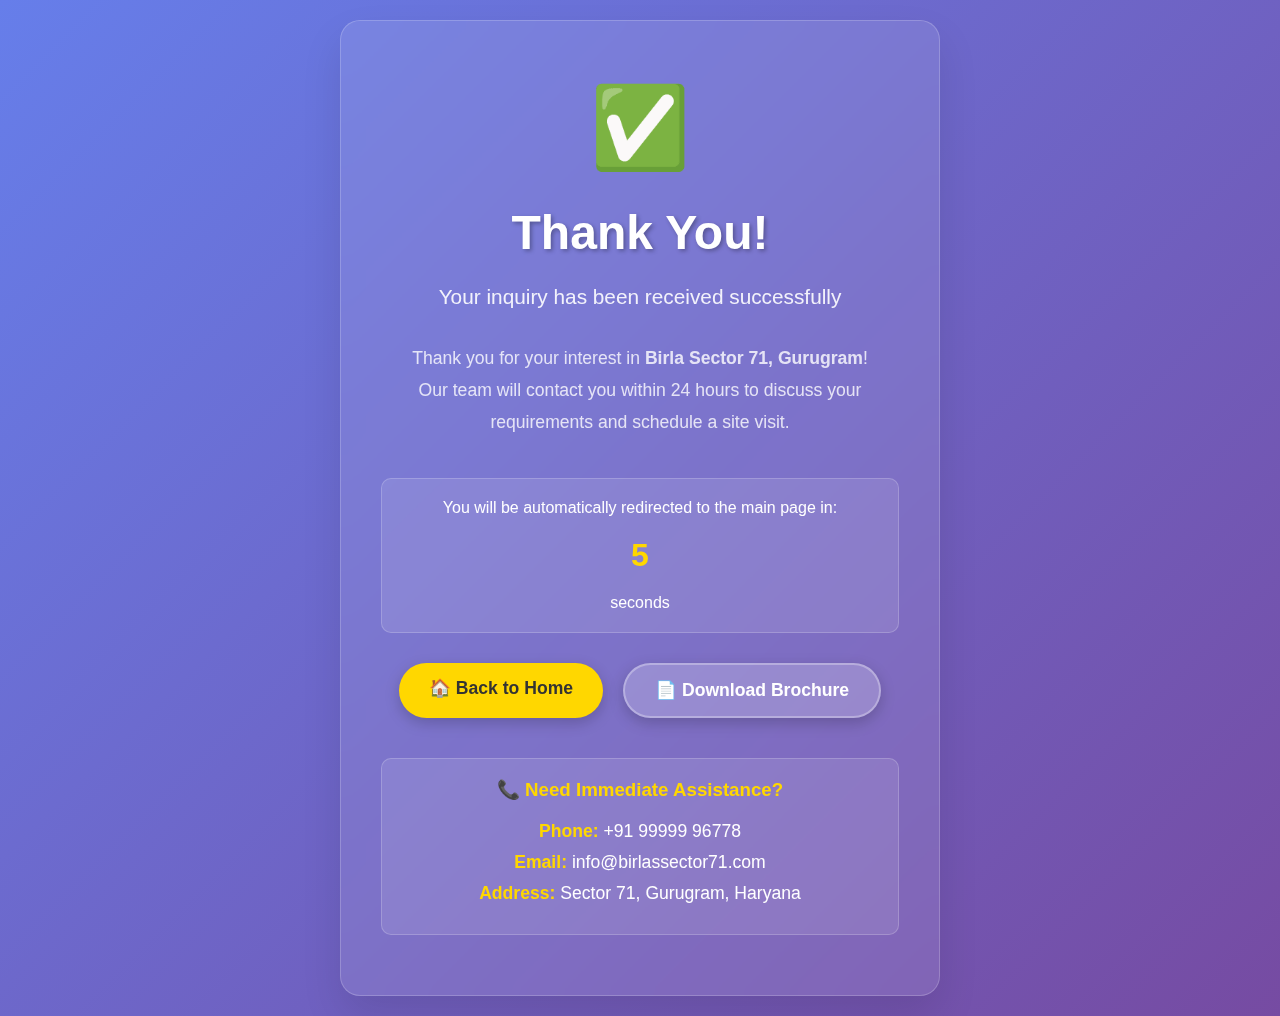
<file: webclone/www.birlassector71.com/birla-estate-sector71-gurugram/thank-you.html>
<!DOCTYPE html>
<html lang="en">
<head>
    <meta charset="UTF-8">
    <meta name="viewport" content="width=device-width, initial-scale=1.0">
    <title>Thank You - Birla Sector 71 Gurugram</title>
    <style>
        * { margin: 0; padding: 0; box-sizing: border-box; }
        body { 
            font-family: 'Segoe UI', Tahoma, Geneva, Verdana, sans-serif; 
            background: linear-gradient(135deg, #667eea 0%, #764ba2 100%);
            min-height: 100vh;
            display: flex;
            align-items: center;
            justify-content: center;
            color: white;
        }
        .thank-you-container {
            background: rgba(255, 255, 255, 0.1);
            backdrop-filter: blur(10px);
            border-radius: 20px;
            padding: 60px 40px;
            text-align: center;
            max-width: 600px;
            margin: 20px;
            box-shadow: 0 20px 40px rgba(0, 0, 0, 0.1);
            border: 1px solid rgba(255, 255, 255, 0.2);
        }
        .success-icon {
            font-size: 80px;
            margin-bottom: 30px;
            animation: bounce 2s infinite;
        }
        .thank-you-title {
            font-size: 3em;
            margin-bottom: 20px;
            font-weight: bold;
            text-shadow: 2px 2px 4px rgba(0, 0, 0, 0.3);
        }
        .thank-you-subtitle {
            font-size: 1.3em;
            margin-bottom: 30px;
            opacity: 0.9;
            line-height: 1.6;
        }
        .thank-you-message {
            font-size: 1.1em;
            margin-bottom: 40px;
            opacity: 0.8;
            line-height: 1.8;
        }
        .redirect-info {
            background: rgba(255, 255, 255, 0.1);
            padding: 20px;
            border-radius: 10px;
            margin: 30px 0;
            border: 1px solid rgba(255, 255, 255, 0.2);
        }
        .countdown {
            font-size: 2em;
            font-weight: bold;
            color: #ffd700;
            margin: 20px 0;
        }
        .action-buttons {
            display: flex;
            gap: 20px;
            justify-content: center;
            flex-wrap: wrap;
            margin-top: 30px;
        }
        .btn {
            padding: 15px 30px;
            border: none;
            border-radius: 50px;
            font-size: 1.1em;
            font-weight: bold;
            cursor: pointer;
            text-decoration: none;
            display: inline-block;
            transition: all 0.3s ease;
            box-shadow: 0 5px 15px rgba(0, 0, 0, 0.2);
        }
        .btn-primary {
            background: #ffd700;
            color: #333;
        }
        .btn-primary:hover {
            background: #ffed4e;
            transform: translateY(-2px);
            box-shadow: 0 8px 25px rgba(0, 0, 0, 0.3);
        }
        .btn-secondary {
            background: rgba(255, 255, 255, 0.2);
            color: white;
            border: 2px solid rgba(255, 255, 255, 0.3);
        }
        .btn-secondary:hover {
            background: rgba(255, 255, 255, 0.3);
            transform: translateY(-2px);
        }
        .contact-info {
            margin-top: 40px;
            padding: 20px;
            background: rgba(255, 255, 255, 0.1);
            border-radius: 10px;
            border: 1px solid rgba(255, 255, 255, 0.2);
        }
        .contact-item {
            margin: 10px 0;
            font-size: 1.1em;
        }
        .contact-item strong {
            color: #ffd700;
        }
        @keyframes bounce {
            0%, 20%, 50%, 80%, 100% { transform: translateY(0); }
            40% { transform: translateY(-10px); }
            60% { transform: translateY(-5px); }
        }
        @media (max-width: 768px) {
            .thank-you-container { padding: 40px 20px; }
            .thank-you-title { font-size: 2.2em; }
            .action-buttons { flex-direction: column; align-items: center; }
            .btn { width: 100%; max-width: 300px; }
        }
    </style>
</head>
<body>
    <div class="thank-you-container">
        <div class="success-icon">✅</div>
        <h1 class="thank-you-title">Thank You!</h1>
        <p class="thank-you-subtitle">Your inquiry has been received successfully</p>
        
        <div class="thank-you-message">
            <p>Thank you for your interest in <strong>Birla Sector 71, Gurugram</strong>!</p>
            <p>Our team will contact you within 24 hours to discuss your requirements and schedule a site visit.</p>
        </div>

        <div class="redirect-info">
            <p>You will be automatically redirected to the main page in:</p>
            <div class="countdown" id="countdown">5</div>
            <p>seconds</p>
        </div>

        <div class="action-buttons">
            <a href="index.html" class="btn btn-primary">🏠 Back to Home</a>
            <a href="brochure.html" class="btn btn-secondary">📄 Download Brochure</a>
        </div>

        <div class="contact-info">
            <h3 style="margin-bottom: 20px; color: #ffd700;">📞 Need Immediate Assistance?</h3>
            <div class="contact-item">
                <strong>Phone:</strong> +91 99999 96778
            </div>
            <div class="contact-item">
                <strong>Email:</strong> info@birlassector71.com
            </div>
            <div class="contact-item">
                <strong>Address:</strong> Sector 71, Gurugram, Haryana
            </div>
        </div>
    </div>

    <script>
        // Countdown timer
        let countdown = 5;
        const countdownElement = document.getElementById('countdown');
        
        const timer = setInterval(() => {
            countdown--;
            countdownElement.textContent = countdown;
            
            if (countdown <= 0) {
                clearInterval(timer);
                // Redirect to main page
                window.location.href = 'index.html';
            }
        }, 1000);

        // Track thank you page visit
        if (typeof window.dataCollector !== 'undefined') {
            window.dataCollector.updateVisitorData({
                source: 'thank-you-page',
                pageType: 'confirmation',
                timestamp: new Date().toISOString()
            });
        }

        // Add some interactive effects
        document.addEventListener('click', function(e) {
            if (e.target.classList.contains('btn')) {
                // Add click effect
                e.target.style.transform = 'scale(0.95)';
                setTimeout(() => {
                    e.target.style.transform = '';
                }, 150);
            }
        });

        // Prevent accidental back navigation
        window.addEventListener('beforeunload', function(e) {
            if (countdown > 0) {
                e.preventDefault();
                e.returnValue = '';
            }
        });
    </script>
</body>
</html>
</file>
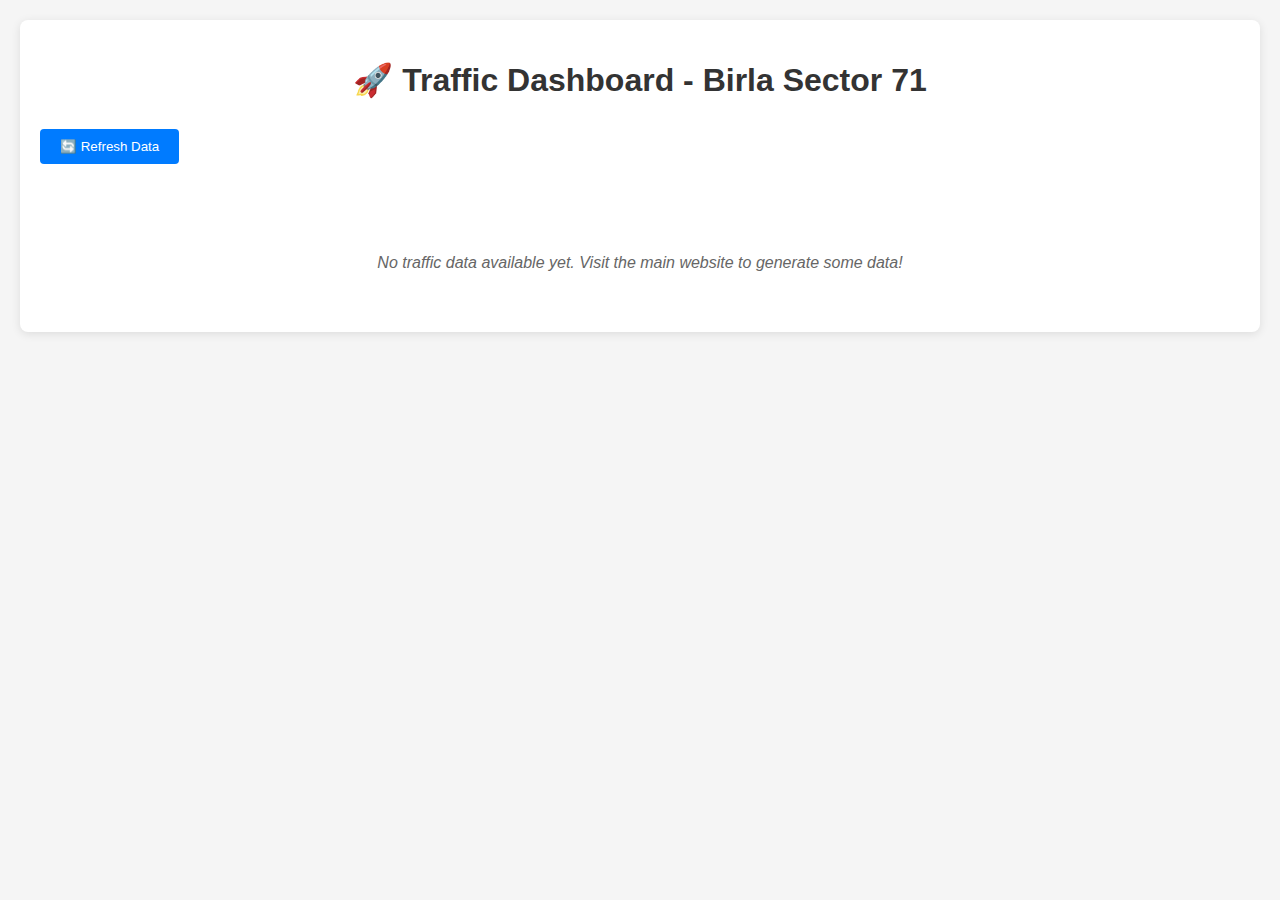
<file: webclone/www.birlassector71.com/birla-estate-sector71-gurugram/traffic_dashboard.html>
<!DOCTYPE html>
<html lang="en">
<head>
    <meta charset="UTF-8">
    <meta name="viewport" content="width=device-width, initial-scale=1.0">
    <title>Traffic Dashboard - Birla Sector 71</title>
    <style>
        body {
            font-family: Arial, sans-serif;
            margin: 0;
            padding: 20px;
            background-color: #f5f5f5;
        }
        .container {
            max-width: 1200px;
            margin: 0 auto;
            background: white;
            padding: 20px;
            border-radius: 8px;
            box-shadow: 0 2px 10px rgba(0,0,0,0.1);
        }
        h1 {
            color: #333;
            text-align: center;
            margin-bottom: 30px;
        }
        .stats-grid {
            display: grid;
            grid-template-columns: repeat(auto-fit, minmax(250px, 1fr));
            gap: 20px;
            margin-bottom: 30px;
        }
        .stat-card {
            background: #f8f9fa;
            padding: 20px;
            border-radius: 8px;
            text-align: center;
            border-left: 4px solid #007bff;
        }
        .stat-number {
            font-size: 2em;
            font-weight: bold;
            color: #007bff;
        }
        .stat-label {
            color: #666;
            margin-top: 5px;
        }
        .log-table {
            width: 100%;
            border-collapse: collapse;
            margin-top: 20px;
        }
        .log-table th,
        .log-table td {
            padding: 12px;
            text-align: left;
            border-bottom: 1px solid #ddd;
        }
        .log-table th {
            background-color: #f8f9fa;
            font-weight: bold;
        }
        .log-table tr:hover {
            background-color: #f5f5f5;
        }
        .action-badge {
            padding: 4px 8px;
            border-radius: 4px;
            font-size: 0.8em;
            font-weight: bold;
        }
        .action-page_view { background-color: #e3f2fd; color: #1976d2; }
        .action-form_submit { background-color: #e8f5e8; color: #2e7d32; }
        .action-button_click { background-color: #fff3e0; color: #f57c00; }
        .action-brochure_download { background-color: #fce4ec; color: #c2185b; }
        .action-scroll_25, .action-scroll_50, .action-scroll_75, .action-scroll_100 { 
            background-color: #f3e5f5; color: #7b1fa2; 
        }
        .refresh-btn {
            background-color: #007bff;
            color: white;
            border: none;
            padding: 10px 20px;
            border-radius: 4px;
            cursor: pointer;
            margin-bottom: 20px;
        }
        .refresh-btn:hover {
            background-color: #0056b3;
        }
        .no-data {
            text-align: center;
            color: #666;
            font-style: italic;
            padding: 40px;
        }
    </style>
</head>
<body>
    <div class="container">
        <h1>🚀 Traffic Dashboard - Birla Sector 71</h1>
        
        <button class="refresh-btn" onclick="loadTrafficData()">🔄 Refresh Data</button>
        
        <div class="stats-grid" id="statsGrid">
            <!-- Stats will be populated here -->
        </div>
        
        <div id="logTableContainer">
            <table class="log-table" id="logTable">
                <thead>
                    <tr>
                        <th>Timestamp</th>
                        <th>Action</th>
                        <th>Page</th>
                        <th>Device</th>
                        <th>Browser</th>
                        <th>IP Address</th>
                    </tr>
                </thead>
                <tbody id="logTableBody">
                    <!-- Log entries will be populated here -->
                </tbody>
            </table>
        </div>
        
        <div id="noDataMessage" class="no-data" style="display: none;">
            No traffic data available yet. Visit the main website to generate some data!
        </div>
    </div>

    <script>
        function loadTrafficData() {
            fetch('traffic_logger.php')
                .then(response => response.json())
                .then(data => {
                    if (data.status === 'success') {
                        // Try to load the actual log file
                        fetch('logs/traffic_log.json')
                            .then(response => response.json())
                            .then(logs => {
                                displayTrafficData(logs);
                            })
                            .catch(error => {
                                console.log('No log file found yet');
                                document.getElementById('noDataMessage').style.display = 'block';
                                document.getElementById('logTableContainer').style.display = 'none';
                            });
                    }
                })
                .catch(error => {
                    console.error('Error loading traffic data:', error);
                    document.getElementById('noDataMessage').style.display = 'block';
                    document.getElementById('logTableContainer').style.display = 'none';
                });
        }

        function displayTrafficData(logs) {
            if (!logs || logs.length === 0) {
                document.getElementById('noDataMessage').style.display = 'block';
                document.getElementById('logTableContainer').style.display = 'none';
                return;
            }

            document.getElementById('noDataMessage').style.display = 'none';
            document.getElementById('logTableContainer').style.display = 'block';

            // Calculate statistics
            const stats = calculateStats(logs);
            displayStats(stats);

            // Display log entries
            displayLogEntries(logs);
        }

        function calculateStats(logs) {
            const totalVisits = logs.length;
            const uniqueIPs = new Set(logs.map(log => log.ip)).size;
            const pageViews = logs.filter(log => log.action === 'page_view').length;
            const formSubmissions = logs.filter(log => log.action === 'form_submit').length;
            const buttonClicks = logs.filter(log => log.action === 'button_click').length;
            const brochureDownloads = logs.filter(log => log.action === 'brochure_download').length;
            
            const deviceTypes = {};
            const browsers = {};
            
            logs.forEach(log => {
                deviceTypes[log.device_type] = (deviceTypes[log.device_type] || 0) + 1;
                browsers[log.browser] = (browsers[log.browser] || 0) + 1;
            });

            return {
                totalVisits,
                uniqueIPs,
                pageViews,
                formSubmissions,
                buttonClicks,
                brochureDownloads,
                deviceTypes,
                browsers
            };
        }

        function displayStats(stats) {
            const statsGrid = document.getElementById('statsGrid');
            statsGrid.innerHTML = `
                <div class="stat-card">
                    <div class="stat-number">${stats.totalVisits}</div>
                    <div class="stat-label">Total Visits</div>
                </div>
                <div class="stat-card">
                    <div class="stat-number">${stats.uniqueIPs}</div>
                    <div class="stat-label">Unique Visitors</div>
                </div>
                <div class="stat-card">
                    <div class="stat-number">${stats.pageViews}</div>
                    <div class="stat-label">Page Views</div>
                </div>
                <div class="stat-card">
                    <div class="stat-number">${stats.formSubmissions}</div>
                    <div class="stat-label">Form Submissions</div>
                </div>
                <div class="stat-card">
                    <div class="stat-number">${stats.buttonClicks}</div>
                    <div class="stat-label">Button Clicks</div>
                </div>
                <div class="stat-card">
                    <div class="stat-number">${stats.brochureDownloads}</div>
                    <div class="stat-label">Brochure Downloads</div>
                </div>
            `;
        }

        function displayLogEntries(logs) {
            const tbody = document.getElementById('logTableBody');
            tbody.innerHTML = '';

            // Show most recent entries first
            const recentLogs = logs.slice(-50).reverse();

            recentLogs.forEach(log => {
                const row = document.createElement('tr');
                row.innerHTML = `
                    <td>${log.timestamp}</td>
                    <td><span class="action-badge action-${log.action}">${log.action.replace('_', ' ').toUpperCase()}</span></td>
                    <td>${log.page}</td>
                    <td>${log.device_type}</td>
                    <td>${log.browser}</td>
                    <td>${log.ip}</td>
                `;
                tbody.appendChild(row);
            });
        }

        // Load data on page load
        document.addEventListener('DOMContentLoaded', loadTrafficData);

        // Auto-refresh every 30 seconds
        setInterval(loadTrafficData, 30000);
    </script>
</body>
</html>
</file>
<file: webclone/www.birlassector71.com/birla-estate-sector71-gurugram/assets/css/pure_style.css>
/*@import url(https://fonts.googleapis.com/css2?family=Roboto:ital,wght@0,100;0,300;0,400;0,500;0,700;0,900;1,100;1,300;1,400;1,500;1,700;1,900&display=swap);*/
:root, html {font-family: Roboto, sans-serif;-webkit-text-size-adjust: 100%;-webkit-tap-highlight-color: transparent;}h1, h2, h5, p, ul {margin-top: 0 }button, hr, input {overflow: visible }.table, body {color: #212529 }.btn, .navbar-toggler-icon, img {vertical-align: middle }.carousel-inner, .modal {overflow: hidden }.owl-carousel, html {-webkit-tap-highlight-color: transparent }html {scroll-padding-top: 70px;line-height: 1.15;-webkit-text-size-adjust: 100%;scroll-behavior: smooth }:root {--blue: #007bff;--indigo: #6610f2;--purple: #6f42c1;--pink: #e83e8c;--red: #dc3545;--orange: #fd7e14;--yellow: #ffc107;--green: #28a745;--teal: #20c997;--cyan: #17a2b8;--white: #fff;--gray: #6c757d;--gray-dark: #343a40;--primary: #007bff;--secondary: #6c757d;--success: #28a745;--info: #17a2b8;--warning: #ffc107;--danger: #dc3545;--light: #f8f9fa;--dark: #343a40;--breakpoint-xs: 0;--breakpoint-sm: 576px;--breakpoint-md: 768px;--breakpoint-lg: 992px;--breakpoint-xl: 1200px }*, ::after, ::before {box-sizing: border-box }header, main, nav, section {display: block }body {margin: 0;font-size: 1rem;font-weight: 400;line-height: 1.5;text-align: left }[tabindex="-1"]:focus:not(:focus-visible) {outline: 0 !important }p, ul {margin-bottom: 1rem }b {font-weight: bolder }a {color: #000b59;text-decoration: none;background-color: transparent }.btn-link:hover, a:hover {color: #000b59;text-decoration: underline;}.btn-link, .btn:hover {text-decoration: none }img {border-style: none }table {border-collapse: collapse }th {text-align: inherit }button {border-radius: 0 }button:focus {outline: dotted 1px;outline: -webkit-focus-ring-color auto 5px }
button, input, select {margin: 0;font-family: inherit;font-size: inherit;line-height: inherit }button, select {text-transform: none }.btn:not(:disabled):not(.disabled), [role=button], [type=button]:not(:disabled), [type=reset]:not(:disabled), [type=submit]:not(:disabled), button:not(:disabled) {cursor: pointer }select {word-wrap: normal;padding: 0 }[type=button], [type=submit], button {-webkit-appearance: button }[type=button]::-moz-focus-inner, [type=submit]::-moz-focus-inner, button::-moz-focus-inner {padding: 0;border-style: none }::-webkit-file-upload-button {font: inherit;-webkit-appearance: button }.micro-navbar, .section, body {font-family: Roboto, sans-serif }.h1, h1, h2, h5 {margin-bottom: .5rem;font-weight: 500;line-height: 1.2 }.table, hr {margin-bottom: 1rem }.h1, h1 {font-size: 2.5rem }h2 {font-size: 2rem }h5 {font-size: 1.25rem }hr {box-sizing: content-box;height: 0;margin-top: 1rem;border: 0;border-top: 1px solid rgba(0, 0, 0, .1) }small {font-size: 80%;font-weight: 400 }.row {display: -ms-flexbox;display: flex;-ms-flex-wrap: wrap;flex-wrap: wrap;margin-right: -15px;margin-left: -15px; }.col, .col-12, .col-6, .col-lg-3, .col-md-3, .col-md-4, .col-md-6, .col-md-8, .col-sm-6 {position: relative;width: 100%;padding-right: 15px;padding-left: 15px }.btn, .form-control {padding: .375rem .75rem;font-size: 1rem;font-weight: 400;line-height: 1.5 }.col-12, .row-cols-1>* {-ms-flex: 0 0 100%;flex: 0 0 100%;max-width: 100% }.col-6 {-ms-flex: 0 0 50%;flex: 0 0 50%;max-width: 50% }.table {width: 100% }.nav, .navbar-nav {margin-bottom: 0;list-style: none }.table td, .table th {padding: .6rem;vertical-align: top;border-top: 1px solid #dee2e6 }.table thead th {vertical-align: bottom;border-bottom: 2px solid #dee2e6 }.table-borderless td, .table-borderless th, .table-borderless thead th {border: 0 }.table-striped tbody tr:nth-of-type(odd) {background-color: rgba(0, 0, 0, .05) }
.form-control {display: block;width: 100%;height: calc(1.9em + .75rem + 2px);color: #495057;background-color: #fff;background-clip: padding-box;border: 1px solid #ced4da;border-radius: .25rem;transition: border-color .15s ease-in-out, box-shadow .15s ease-in-out }.form-control::-ms-expand {background-color: transparent;border: 0 }.form-control:-moz-focusring {color: transparent;text-shadow: 0 0 0 #495057 }.form-control:focus {color: #495057;background-color: #fff;outline: 0 }.form-control::-webkit-input-placeholder {color: #6c757d;opacity: 1 }.form-control::-moz-placeholder {color: #6c757d;opacity: 1 }.form-control:-ms-input-placeholder {color: #6c757d;opacity: 1 }.form-control::-ms-input-placeholder {color: #6c757d;opacity: 1 }.form-control:disabled {background-color: #e9ecef;opacity: 1 }select.form-control:focus::-ms-value {color: #495057;background-color: #fff }.btn {display: inline-block;color: #212529;text-align: center;-webkit-user-select: none;-moz-user-select: none;-ms-user-select: none;user-select: none;background-color: transparent;border: 1px solid transparent;border-radius: .25rem;transition: color .15s ease-in-out, background-color .15s ease-in-out, border-color .15s ease-in-out, box-shadow .15s ease-in-out }.btn:hover {color: #212529 }.btn:focus {outline: 0;box-shadow: 0 0 0 .2rem rgba(0, 123, 255, .25) }.btn:disabled {opacity: .65 }.btn-primary:not(:disabled):not(.disabled).active, .btn-primary:not(:disabled):not(.disabled):active {color: #fff;background-color: #0062cc;border-color: #005cbf }.btn-primary:not(:disabled):not(.disabled).active:focus, .btn-primary:not(:disabled):not(.disabled):active:focus {box-shadow: 0 0 0 .2rem rgba(38, 143, 255, .5) }.btn-secondary:not(:disabled):not(.disabled).active, .btn-secondary:not(:disabled):not(.disabled):active {color: #fff;background-color: #545b62;border-color: #4e555b }.btn-secondary:not(:disabled):not(.disabled).active:focus, .btn-secondary:not(:disabled):not(.disabled):active:focus {box-shadow: 0 0 0 .2rem rgba(130, 138, 145, .5) }.btn-success:not(:disabled):not(.disabled).active, .btn-success:not(:disabled):not(.disabled):active {color: #fff;background-color: #1e7e34;border-color: #1c7430 }.btn-success:not(:disabled):not(.disabled).active:focus, .btn-success:not(:disabled):not(.disabled):active:focus {box-shadow: 0 0 0 .2rem rgba(72, 180, 97, .5) }.btn-info:focus, .btn-info:not(:disabled):not(.disabled).active:focus, .btn-info:not(:disabled):not(.disabled):active:focus {box-shadow: 0 0 0 .2rem rgba(58, 176, 195, .5) }.btn-info, .btn-info:disabled, .btn-outline-info:not(:disabled):not(.disabled).active, .btn-outline-info:not(:disabled):not(.disabled):active {color: #fff;background-color: #17a2b8;border-color: #17a2b8 }.navbar-toggler, button.close {background-color: transparent }.btn-info:focus, .btn-info:hover {background-color: #138496;border-color: #117a8b;color: #fff }.btn-info:not(:disabled):not(.disabled).active, .btn-info:not(:disabled):not(.disabled):active {color: #fff;background-color: #117a8b;border-color: #10707f }.btn-danger:not(:disabled):not(.disabled).active, .btn-danger:not(:disabled):not(.disabled):active {color: #fff;background-color: #bd2130;border-color: #b21f2d }.btn-danger:not(:disabled):not(.disabled).active:focus, .btn-danger:not(:disabled):not(.disabled):active:focus {box-shadow: 0 0 0 .2rem rgba(225, 83, 97, .5) }.btn-light:not(:disabled):not(.disabled).active, .btn-light:not(:disabled):not(.disabled):active {color: #212529;background-color: #dae0e5;border-color: #d3d9df }.btn-light:not(:disabled):not(.disabled).active:focus, .btn-light:not(:disabled):not(.disabled):active:focus {box-shadow: 0 0 0 .2rem rgba(216, 217, 219, .5) }
.btn-outline-primary:not(:disabled):not(.disabled).active, .btn-outline-primary:not(:disabled):not(.disabled):active {color: #fff;background-color: #007bff;border-color: #007bff }.btn-outline-primary:not(:disabled):not(.disabled).active:focus, .btn-outline-primary:not(:disabled):not(.disabled):active:focus {box-shadow: 0 0 0 .2rem rgba(0, 123, 255, .5) }.btn-outline-secondary:not(:disabled):not(.disabled).active, .btn-outline-secondary:not(:disabled):not(.disabled):active {color: #fff;background-color: #6c757d;border-color: #6c757d }.btn-outline-secondary:not(:disabled):not(.disabled).active:focus, .btn-outline-secondary:not(:disabled):not(.disabled):active:focus {box-shadow: 0 0 0 .2rem rgba(108, 117, 125, .5) }.btn-outline-success:not(:disabled):not(.disabled).active, .btn-outline-success:not(:disabled):not(.disabled):active {color: #fff;background-color: #28a745;border-color: #28a745 }.btn-outline-success:not(:disabled):not(.disabled).active:focus, .btn-outline-success:not(:disabled):not(.disabled):active:focus {box-shadow: 0 0 0 .2rem rgba(40, 167, 69, .5) }.btn-outline-info:not(:disabled):not(.disabled).active:focus, .btn-outline-info:not(:disabled):not(.disabled):active:focus {box-shadow: 0 0 0 .2rem rgba(23, 162, 184, .5) }.btn-outline-danger:not(:disabled):not(.disabled).active, .btn-outline-danger:not(:disabled):not(.disabled):active {color: #fff;background-color: #dc3545;border-color: #dc3545 }.btn-outline-danger:not(:disabled):not(.disabled).active:focus, .btn-outline-danger:not(:disabled):not(.disabled):active:focus {box-shadow: 0 0 0 .2rem rgba(220, 53, 69, .5) }.btn-outline-light:not(:disabled):not(.disabled).active, .btn-outline-light:not(:disabled):not(.disabled):active {color: #212529;background-color: #f8f9fa;border-color: #f8f9fa }.btn-outline-light:not(:disabled):not(.disabled).active:focus, .btn-outline-light:not(:disabled):not(.disabled):active:focus {box-shadow: 0 0 0 .2rem rgba(248, 249, 250, .5) }.btn-link {font-weight: 400;color: #007bff }.btn-link:focus {text-decoration: underline }.close:hover, .nav-link:focus, .nav-link:hover, .navbar-brand:focus, .navbar-brand:hover, .navbar-toggler:focus, .navbar-toggler:hover {text-decoration: none }.btn-link:disabled {color: #6c757d;pointer-events: none }.btn-sm {padding: .25rem .5rem;font-size: .875rem;line-height: 1.5;border-radius: .2rem }.fade {transition: opacity .15s linear }.fade:not(.show) {opacity: 0 }.collapse:not(.show), .more-cont {display: none }.nav {display: -ms-flexbox;display: flex;-ms-flex-wrap: wrap;flex-wrap: wrap;padding-left: 0 }.nav-link, .navbar {padding: .5rem 1rem }.nav-link {display: block }.nav-fill .nav-item {-ms-flex: 1 1 auto;flex: 1 1 auto;text-align: center }.navbar {position: relative;display: -ms-flexbox;display: flex;-ms-flex-wrap: wrap;flex-wrap: wrap;-ms-flex-align: center;align-items: center;-ms-flex-pack: justify;justify-content: space-between }.navbar-brand {display: inline-block;padding-top: .3125rem;padding-bottom: .3125rem;margin-right: 1rem;font-size: 1.25rem;line-height: inherit;white-space: nowrap }.navbar-nav {display: -ms-flexbox;display: flex;-ms-flex-direction: column;flex-direction: column;padding-left: 0 }.navbar-nav .nav-link {padding-right: 0;padding-left: 0 }.navbar-collapse {-ms-flex-preferred-size: 100%;flex-basis: 100%;-ms-flex-positive: 1;flex-grow: 1;-ms-flex-align: center;align-items: center }.navbar-toggler {padding: .25rem .75rem;font-size: 1.25rem;line-height: 1;border: 1px solid transparent;border-radius: .25rem }.navbar-toggler-icon {display: inline-block;width: 1.5em;height: 1.5em;content: "";background: center center/100% 100% no-repeat }.navbar-light .navbar-brand, .navbar-light .navbar-brand:focus, .navbar-light .navbar-brand:hover {color: rgba(0, 0, 0, .9) }.navbar-light .navbar-nav .nav-link {color: rgba(0, 0, 0, .5) }.navbar-light .navbar-nav .nav-link:focus, .navbar-light .navbar-nav .nav-link:hover {color: rgba(0, 0, 0, .7) }.navbar-light .navbar-toggler {color: rgba(0, 0, 0, .5);border-color: rgba(0, 0, 0, .1) }.navbar-light .navbar-toggler-icon {background-image: url("data:image/svg+xml,%3csvg xmlns='http://www.w3.org/2000/svg' width='30' height='30' viewBox='0 0 30 30'%3e%3cpath stroke='rgba%280, 0, 0, 0.5%29' stroke-linecap='round' stroke-miterlimit='10' stroke-width='2' d='M4 7h22M4 15h22M4 23h22'/%3e%3c/svg%3e") }.close {float: right;font-size: 1.5rem;font-weight: 700;line-height: 1;color: #fff;margin-top: -38px;margin-right: -32px; }.close:hover {color: #000 }.close:not(:disabled):not(.disabled):focus, .close:not(:disabled):not(.disabled):hover {opacity: .75 }button.close {padding: 0;border: 0 }.modal {position: fixed;top: 0;left: 0;z-index: 1050;display: none;width: 100%;height: 100%;outline: 0 }.modal-dialog {position: relative;width: auto;margin: .5rem;pointer-events: none }.carousel-inner, .carousel-item, .modal-content {width: 100%;position: relative }.modal.fade .modal-dialog {transition: transform .3s ease-out;transition: transform .3s ease-out, -webkit-transform .3s ease-out;-webkit-transform: translate(0, -50px);transform: translate(0, -50px) }.modal-dialog-centered {display: -ms-flexbox;display: flex;-ms-flex-align: center;align-items: center;min-height: calc(100% - 1rem) }.modal-dialog-centered::before {display: block;height: calc(100vh - 1rem);height: -webkit-min-content;height: -moz-min-content;height: min-content;content: "" }.modal-content {display: -ms-flexbox;display: flex;-ms-flex-direction: column;flex-direction: column;pointer-events: auto;background-color: #fff;background-clip: padding-box;border: 1px solid rgba(0, 0, 0, .2);border-radius: .3rem;outline: 0 }.modal-title {margin-bottom: 0;line-height: 1.5 }.modal-body {position: relative;-ms-flex: 1 1 auto;flex: 1 1 auto;padding: 1rem }.carousel {position: relative }.carousel-inner::after {display: block;clear: both;content: "" }.carousel-item {display: none;float: left;margin-right: -100%;-webkit-backface-visibility: hidden;backface-visibility: hidden;transition: transform .6s ease-in-out;transition: transform .6s ease-in-out, -webkit-transform .6s ease-in-out }.at-property-img .at-property-overlayer, .at-property-item:hover .at-property-img .at-property-overlayer {-webkit-transition: .5s ease-in-out;-moz-transition: .5s ease-in-out;-o-transition: .5s ease-in-out;-ms-transition: .5s ease-in-out }.bg-white {background-color: #fff !important }.border {border: 1px solid #dee2e6 !important }.border-top-0 {border-top: 0 !important }.border-right-0 {border-right: 0 !important }.border-bottom-0 {border-bottom: 0 !important }.border-left-0 {border-left: 0 !important }.rounded-0 {border-radius: 0 !important }.d-none {display: none !important }.d-inline-block {display: inline-block !important }.d-block {display: block !important }.d-flex {display: -ms-flexbox !important;display: flex !important }.flex-fill {-ms-flex: 1 1 auto !important;flex: 1 1 auto !important }.flex-shrink-1 {-ms-flex-negative: 1 !important;flex-shrink: 1 !important }.align-self-center {-ms-flex-item-align: center !important;align-self: center !important }.overflow-hidden {overflow: hidden !important }.fixed-top {position: fixed;top: 0;right: 0;left: 0;z-index: 1030 }.shadow-sm {box-shadow: 0 .125rem .25rem rgba(0, 0, 0, .075) !important }.w-100 {width: 100% !important }.mb-0 {margin-bottom: 0 !important }.mt-1 {margin-top: .25rem !important }
.mr-1 {margin-right: 0.25rem !important }.mb-1 {margin-bottom: .25rem !important }.my-2 {margin-top: .5rem !important }.mb-2, .my-2 {margin-bottom: .5rem !important }.pb-1 {padding-bottom: .25rem !important }.pt-2 {padding-top: .5rem !important }.pb-2 {padding-bottom: .5rem !important }.text-center {text-align: center !important }.text-uppercase {text-transform: uppercase !important }.text-capitalize {text-transform: capitalize !important }.font-weight-bold {font-weight: 700 !important }.text-danger {color: #dc3545 !important }.text-decoration-none {text-decoration: none !important }@media print {*, ::after, ::before {text-shadow: none !important;box-shadow: none !important }a:not(.btn) {text-decoration: underline }thead {display: table-header-group }img, tr {page-break-inside: avoid }h2, p {orphans: 3;widows: 3 }h2 {page-break-after: avoid }@page {size: a3 }body {min-width: 992px !important }.navbar {display: none }.table {border-collapse: collapse !important }.table td, .table th {background-color: #fff !important }}body {background-color: #f7f7f7;overflow-y: scroll;position: relative }.color-primary, .content-clr {color: var(--colorPrimary) }.navbar.micro-navbar .nav-item .nav-link, .section {color: #000 }.micro-navbar {box-shadow: 0 1px 8px rgba(0, 0, 0, .2) }.navbar.micro-navbar .nav-item .nav-link:hover {background-color: #f1f1f1 }.micro-form-field {font-size: 1.1vw;border-top: none;border-left: none;border-right: none }.micro-form-btn {font-size: 1.2vw;padding: .3vw 2vw }.micro-form-btn-sm {font-size: 1vw;padding: .3vw 1.2vw }.section {background-color: #fff;letter-spacing: .03vw }.section-link {position: absolute;width: 100%;background-color: transparent;display: block }.at-property-img {position: relative;overflow: hidden }.at-property-img .at-property-overlayer {position: absolute;bottom: -100%;z-index: 111;width: 100%;height: 100%;background: rgba(0, 0, 0, .7);transition: .5s ease-in-out }.at-property-item:hover .at-property-img .at-property-overlayer {left: 0;bottom: 0;transition: .5s ease-in-out }.at-property-btn {text-transform: uppercase;border: .1vw solid #e0e0e0;background: 0 0;border-radius: 0;position: absolute;top: -15%;left: 50%;z-index: 222;-moz-transform: translate(-50%, -50%);-ms-transform: translate(-50%, -50%);-o-transform: translate(-50%, -50%);-webkit-transform: translate(-50%, -50%);transform: translate(-50%, -50%);-webkit-transition: .5s ease-in-out;-moz-transition: .5s ease-in-out;-o-transition: .5s ease-in-out;-ms-transition: .5s ease-in-out;transition: .5s ease-in-out }.at-property-item:hover .at-property-btn {color: #e0e0e0;background: rgba(0, 0, 0, .7);top: 50%;-webkit-transition: .8s ease-in-out;-moz-transition: .8s ease-in-out;-o-transition: .8s ease-in-out;-ms-transition: .8s ease-in-out;transition: .8s ease-in-out }.at-property-dis {padding: .5vw;text-align: center }.vsv-text-bk {width: 100%;position: absolute;top: 50%;left: 50%;-webkit-transform: translate(-50%, -50%);-moz-transform: translate(-50%, -50%);-ms-transform: translate(-50%, -50%);-o-transform: translate(-50%, -50%);transform: translate(-50%, -50%) }.vsv-img {display: block;margin: 0 auto }img.lazyload {font-family: "blur-up: auto", "object-fit: cover" }img.lazyload:not([src]) {visibility: hidden }@keyframes rocking {0%, 100%, 25% {transform: rotate(0) }50% {transform: rotate(2deg) }75% {transform: rotate(-2deg) }}@-webkit-keyframes Gradient {0%, 100% {background-position: 0 50% }50% {background-position: 100% 50% }}@-moz-keyframes Gradient {0%, 100% {background-position: 0 50% }50% {background-position: 100% 50% }}@keyframes Gradient {0%, 100% {background-position: 0 50% }50% {background-position: 100% 50% }}.effetMoveGradient, .effetMoveGradient:hover {text-shadow: 0 3px 6px var(--colorPrimary);background-color: var(--colorPrimary);background: linear-gradient(-45deg, var(--colorPrimary), var(--colorSecondary), var(--colorPrimary), var(--colorSecondary));background-size: 400% 400%;-webkit-animation: 3s infinite Gradient, 3s infinite rocking;-moz-animation: 3s infinite Gradient, 3s infinite rocking;animation: 3s 2s infinite Gradient, 3s 2s infinite rocking;color: var(--colorBtn);border: none }.effetGradient, .effetGradient:hover {text-shadow: 0 3px 6px var(--colorPrimary);background-color: var(--colorPrimary);background: linear-gradient(-45deg, var(--colorPrimary), var(--colorSecondary), var(--colorPrimary), var(--colorSecondary));background-size: 400% 400%;-webkit-animation: 3s infinite Gradient;-moz-animation: 3s infinite Gradient;animation: 3s infinite Gradient;color: var(--colorBtn);border: none }.effectScale {-webkit-transition: .3s;-moz-transition: .3s;-ms-transition: .3s;-o-transition: .3s;transition: .3s;-webkit-transform: scale(1);-moz-transform: scale(1);-ms-transform: scale(1);-o-transform: scale(1);transform: scale(1) }.effectScale:hover {-webkit-transition: .3s;-moz-transition: .3s;-ms-transition: .3s;-o-transition: .3s;transition: .3s;-webkit-transform: scale(1.08);-moz-transform: scale(1.08);-ms-transform: scale(1.08);-o-transform: scale(1.08);transform: scale(1.08) }.animated {-webkit-animation-duration: 1s;animation-duration: 1s;-webkit-animation-fill-mode: both;animation-fill-mode: both }@-webkit-keyframes slideInDown {0% {-webkit-transform: translate3d(0, -100%, 0);transform: translate3d(0, -100%, 0);visibility: visible }100%, 80% {-webkit-transform: translate3d(0, 0, 0);transform: translate3d(0, 0, 0) }}@keyframes slideInDown {0% {-webkit-transform: translate3d(0, -100%, 0);transform: translate3d(0, -100%, 0);visibility: visible }100%, 80% {-webkit-transform: translate3d(0, 0, 0);transform: translate3d(0, 0, 0) }}.slideInDown {-webkit-animation-name: slideInDown;animation-name: slideInDown }#ami-3 .item-wrp {display: flex;flex-direction: column;}#ami-3 .item-wrp>div {display: flex;align-items: center;}#ami-3 .item-wrp>div:last-child {border-bottom: none }#ami-3 .item-wrp p {text-transform: uppercase;font-weight: 600;letter-spacing: .1vw;border-left: 4px solid var(--colorPrimary);padding-left: 0.5vw;}.gallery-thumb {width: 100%;height: auto;border-radius: 0.9vw;transition: .5s;border-radius: 3px }.gallery-thumb:hover {opacity: 1;box-shadow: 0 3px 6px rgba(0, 0, 0, .2);-webkit-transform: scale(1.05);-moz-transform: scale(1.05);-ms-transform: scale(1.05);-o-transform: scale(1.05);transform: scale(1.05) }.owl-carousel {position: relative;display: none;width: 100%;z-index: 0 }@font-face {font-family: micon;src: url(../fonts/micon.woff2);src: url(../fonts/micon.woff2) format('woff2'), url(../fonts/micon.woff2) format('woff2');font-weight: 400;font-style: normal;font-display: block;font-display: swap }.mi {font-family: micon !important;speak: none;font-style: normal;font-weight: 400;font-variant: normal;text-transform: none;line-height: 1;font-size: 18px;-webkit-font-smoothing: antialiased;-moz-osx-font-smoothing: grayscale }.mi-ami:before {content: "\e905" }.mi-download:before {content: "\e906" }.mi-gallery:before {content: "\e907" }.mi-home:before {content: "\e908" }.mi-location:before {content: "\e909" }.mi-price:before {content: "\e90a" }.mi-siteplan:before {content: "\e90b" }.mi-sitevisit:before {content: "\e90c" }.mi-rs-light:before {content: "\e90e" }.mi-support-call:before {content: "\e90f" }.mi-support-price:before {content: "\e910" }.mi-support-visit:before {content: "\e911" }.mi-call:before {content: "\e900" }.animated.infinite {-webkit-animation-iteration-count: infinite;animation-iteration-count: infinite }.more {display: inline-block }.btn-sm.more {color: #000;text-decoration: underline;padding-left: 0 }.card-d {background-color: #eee;margin-bottom: 8px;margin-top: 4px;padding: 10px 15px;text-align: left }.of-box {background: 0 0 }.offer-bg-animation {color: #fff;display: block;background: linear-gradient(-45deg, var(--colorPrimary), var(--colorSecondary), var(--colorPrimary), var(--colorSecondary));background-size: 400% 400%;-webkit-animation: 3s infinite Gradient;-moz-animation: 3s infinite Gradient;animation: 3s infinite Gradient }.offer-text {display: block;font-size: 1vw !important;color: #fff;border: 2px dashed #fff;padding: 10px 5px }.of-box {font-size: 15px;width: 95%;margin-left: auto !important;margin-right: auto !important;font-weight: 700;text-align: center;color: #fff;padding: 8px }.popup-logo {padding-top: 21px;width: 595px;max-width: 20vw !important;height: 5vw !important }.submitBtn {margin-top: 20px !important;margin-bottom: 10px }.lightbox, .lightbox2 {display: none;position: fixed;width: 100%;height: 100%;top: 0;left: 0;z-index: 9999;background-color: rgba(0, 0, 0, .5) }.modal-head {border-radius: 3px 3px 0 0 }.popup-logo img {margin-top: 10px !important }@media only screen and (max-width:1920px) and (min-width:769px) {.desktopview {display: block;margin-top: 50px }}@media only screen and (max-width:768px) {.desktopview {display: none }}@media (min-width:576px) {.col-sm-6 {-ms-flex: 0 0 50%;flex: 0 0 50%;max-width: 50% }.modal-dialog {max-width: 500px;margin: 1.75rem auto }.modal-dialog-centered {min-height: calc(100% - 3.5rem) }.modal-dialog-centered::before {height: calc(100vh - 3.5rem);height: -webkit-min-content;height: -moz-min-content;height: min-content }.d-sm-inline {display: inline !important }.mx-sm-auto {margin-right: auto !important;margin-left: auto !important }}@media (min-width:768px) {.col-md-4, .row-cols-md-3>* {-ms-flex: 0 0 33.333333%;flex: 0 0 33.333333%;max-width: 33.333333% } .col-md-3 {-ms-flex: 0 0 25%;flex: 0 0 25%;max-width: 25%;} .col-md-6 {-ms-flex: 0 0 50%;flex: 0 0 50%;max-width: 50% }.col-md-8 {-ms-flex: 0 0 66.666667%;flex: 0 0 66.666667%;max-width: 66.666667% }.d-md-none {display: none !important }.float-md-right {float: right !important }.pt-md-0 {padding-top: 0 !important }}@media (min-width:992px) {.col-lg-3 {-ms-flex: 0 0 25%;flex: 0 0 25%;max-width: 25% }.navbar-expand-lg {-ms-flex-flow: row nowrap;flex-flow: row nowrap;-ms-flex-pack: start;justify-content: flex-start }.navbar-expand-lg .navbar-nav {-ms-flex-direction: row;flex-direction: row }.navbar-expand-lg .navbar-nav .nav-link {padding-right: .5rem;padding-left: .5rem }.navbar-expand-lg .navbar-collapse {display: -ms-flexbox !important;display: flex !important;-ms-flex-preferred-size: auto;flex-basis: auto }.navbar-expand-lg .navbar-toggler {display: none }.d-lg-none {display: none !important }.d-lg-block {display: block !important }.float-lg-right {float: right !important }}@media (min-width:1200px) {body {font-size: 1.05vw !important;letter-spacing: .02vw }}@media (prefers-reduced-motion:reduce) {.btn, .carousel-item, .fade, .form-control, .modal.fade .modal-dialog {transition: none }}@media only screen and (min-width:992px) {.info-box span.heading1, .info-box span.heading2 {text-align: left;vertical-align: top;font-size: 1vw }.section .head, .section-heading, .section-heading-sub {font-family: Roboto, sans-serif }body {font-size: 1.12vw;letter-spacing: .02vw }.logo {max-width: 18vw;height: 3.9vw }.navbar-brand {padding: 0 .2rem;margin: 0 auto }.micro-nav {width: 78% }.micro-nav .nav-icon {margin-right: 3px;font-size: 1.25vw }.micro-nav .navbar-nav {width: 100% }.micro-side {position: fixed;top: 0;right: 0;width: 22%;height: 100vh;background-color: #fff;z-index: 1031 }.navbar.micro-navbar .nav-item, .og-block .nav-item:first-child {border-right: .1vw solid #dbe4e9 }.navbar.micro-navbar .nav-item:first-child {border-left: .1vw solid #dbe4e9 }.modal-body, .navbar.micro-navbar {padding: 0 }.navbar.micro-navbar .nav-link {padding: 1.1vw .3vw }.og-section {background-image: -webkit-linear-gradient(top, #fff, #f1f1f1);background-image: -moz-linear-gradient(top, #fff, #f1f1f1);background-image: -ms-linear-gradient(top, #fff, #f1f1f1);background-image: -o-linear-gradient(top, #fff, #f1f1f1);background-image: linear-gradient(top, #fff, #f1f1f1) }.og-block {margin: 0 .5vw;background-color: #000;color: #fff;cursor: pointer;border-bottom-left-radius: 1vw;border-bottom-right-radius: 1vw;background-image: -webkit-linear-gradient(left, #444, #1a1a1a);background-image: -moz-linear-gradient(left, #444, #1a1a1a);background-image: -ms-linear-gradient(left, #444, #1a1a1a);background-image: -o-linear-gradient(left, #444, #1a1a1a);background-image: linear-gradient(left, #444, #1a1a1a) }.info-box, .pro-status {background-color: #fff;display: inline-block }.og-block .nav-item {padding: .5vw 0;font-size: 1.01vw }.form-heading {font-size: 1.15vw }.form-side {padding: 0 1vw }.micro-main-slider {width: 78vw;height: 89vh }.micro-main-slider .carousel-item img {height: 83vh;width: 81vw;margin-top: 11px }.info-box {position: absolute;top: 0;left: 8px;z-index: 9;margin-top: 4.6vw;padding-bottom: 1.5vw;display: inline-block;width: 22vw;background-color: #fff;border-radius: 8px;color: #fff;border: 1px solid #eee;}.pro-status {padding: 10px;font-size: 1vw;text-transform: uppercase;text-shadow: none;color: #000;border-bottom: 1px solid var(--colorPrimary);width: 100% }.pro-title {display: block;padding: 1vw .8vw .3vw;font-size: 1.8vw;line-height: 2vw;text-transform: capitalize;color: #212529;text-align: center;font-weight: 600; margin-bottom: 0; }.pro-add, .pro-dev {color: #000;display: block;text-transform: capitalize;text-align: center }.pro-add {padding: .1vw 0;font-size: .8vw;line-height: 1.4vw }.pro-dev {padding: .1vw 0 .1vw 5px;font-size: 1vw;line-height: 1.2vw }.info-box span.heading1 {color: #000;font-weight: 700;width: 9vw !important;display: inline-block }.info-box span.heading2 {color: #000;font-weight: 400;width: 6vw !important;display: inline-block }.pro-tag-line {display: block;padding: .1vw .8vw;font-size: 14px;text-transform: capitalize;line-height: 1.4vw;color: #333;text-align: center;margin-top: 20px }.pro-price, .pro-rera {color: #212529;display: block }.pro-price {padding: .1vw .8vw .3vw;font-size: 1.8vw;font-weight: 800;line-height: 28px;margin-bottom: 15px }.info-box .micro-form-btn {margin: 0 .8vw }.pro-rera {font-size: .9vw;margin-top: .5vw;line-height: 1.4vw }.section {max-width: 76vw;margin: 1vw 0;position: relative;overflow: hidden;padding: 30px 40px;-moz-padding-end: 30px;-moz-padding-start: 30px }
.section-link {top: -4.3vw;height: 4.3vw }.section .head {color: var(--colorPrimary);font-size: 26px;letter-spacing: 0;text-orientation: mixed; font-weight:700; }.section-heading {font-size: 2.5vw; margin-bottom: .5rem !important; font-weight:700 }.section-heading-sub {font-size: 1.4vw;margin-bottom: 1vw;font-weight: 600 }.section p {margin-bottom: .6vw }.at-property-btn {padding: .5vw .8vw;width: 73%;text-align: center }.master-plan {display: block;max-width: 25vw;height: 38vh;margin: 0 auto }.master-plan img {max-width: 100%;height: 100% }.floor-plan-img {width: 100%;height: 15vw }.price-amt .mi {font-size: .9vw;font-weight: 600 }.vsv-img {width: 100%;max-height: 450px;}.vsv-text-bk {width: 100%;position: absolute;top: 50%;left: 50%;-webkit-transform: translate(-50%, -50%);-moz-transform: translate(-50%, -50%);-ms-transform: translate(-50%, -50%);-o-transform: translate(-50%, -50%);transform: translate(-50%, -50%) }
.vsv-text-bg {display: block;background-color: rgba(0, 0, 0, .5);color: #fff;text-shadow: 0 1px 2px #000;text-align: center;font-size: 1.8vw;padding: 1vw 0;-webkit-transition: .3s ease-in-out;-moz-transition: .3s ease-in-out;-ms-transition: .3s ease-in-out;-o-transition: .3s ease-in-out;transition: .3s ease-in-out }.vsv-icon {display: inline-block;width: 5vw;height: 5vw;background-color: #fff;-webkit-mask: url([data-uri]) no-repeat center;mask: url([data-uri]) no-repeat center }@keyframes vsvicon {0% {height: 5vw }100% {height: 7vw }}.vsv-img:hover .vsv-icon {width: 7vw;height: 7vw;-webkit-animation: .3s linear vsvicon;-moz-animation: .3s linear vsvicon;-ms-animation: vsvicon .3s linear;-o-animation: .3s linear vsvicon;animation: .3s linear vsvicon }.vsv-icon, .vsv-img .h1 {-webkit-transition: .3s ease-in-out;-moz-transition: .3s ease-in-out;-ms-transition: .3s ease-in-out;-o-transition: .3s ease-in-out;transition: .3s ease-in-out }.vsv-img:hover .h1 {font-size: 2vw }.vsv-img:hover .vsv-text-bg {font-size: 1.3vw }.modal-dialog.enq-modal {max-width: 36vw;border-radius: 3px }.close {position: absolute;right: 1vw;top: .3vw }.modal-head {background-color: var(--colorPrimary) }.modal-title {display: block;font-size: 1.5vw;text-transform: capitalize;font-weight: 600;color: var(--colorBtn);padding: 1.2vw 0 }.modal-title-secondary {display: block;font-size: 1vw;text-transform: capitalize;font-weight: 600;padding: 1vw 0 .5vw }.modal-highlight-bg {background-color: #f9f9f9;border-top-right-radius: 10px;border-bottom-right-radius: 10px;vertical-align: top;border-top-left-radius: 15px }.modal-highlight-title {display: block;text-align: center;font-size: 1.3vw;font-weight: 500;padding: 25px 0 .1vw;color: var(--colorPrimary) }.modal-highlight {list-style: none;padding: 10px 0;margin-bottom: 0;width: 11vw }.modal-highlight li i {display: inline-block;font-size: 2.8vw;color: var(--colorPrimary) }.modal-highlight li span {display: block;font-size: .9vw;color: var(--colorPrimary);padding: 0 0 1.3vw }.modal-call-btn, .modal-call-btn:hover {display: block;background-color: var(--colorPrimary);color: var(--colorBtn);text-decoration: none;font-size: 1.3vw;border-radius: 0 0 3px 3px }.info-box {width: 22vw;text-align: center }.pro-add, .pro-dev {padding: 3px 4px 0 0;}}@media only screen and (max-width:991px) {.section .head, .section-heading, .section-heading-sub {font-family: Roboto, sans-serif }.modal-title, .price-amt, .price-amt .mi, .price-type, .pro-price, .pro-title {font-weight: 600 }.navbar.micro-navbar {padding: .1rem 0 }.navbar.micro-navbar .navbar-brand {padding: 0;margin-left: .2rem }.navbar-toggler {margin: .7rem .5rem .7rem 0 }.desktop{display:block !important;}.logo {height: 60px;max-width: 275px }.micro-side, .modal-highlight, .modal-highlight-title {display: none }.micro-main-slider .carousel-item img {width: 100%;margin-top: 1.5vw }.navbar.micro-navbar .nav-fill .nav-item:first-child {border-top: 1px solid #ededed }.navbar.micro-navbar .nav-fill .nav-item:not(:last-child) {border-bottom: 1px solid #ededed }.info-box {padding-bottom: .5vw;display: block;width: 100%;background-color: #fff;color: #000;text-align: center }
.pro-status, .pro-title {display: block;padding: 3px;text-transform: uppercase }.pro-status {font-size: 16px;text-shadow: 0 1px 2px #333;color: var(--colorBtn);background-color: var(--colorPrimary) }.pro-title, .section .head {color: var(--colorPrimary) }.pro-title {font-size: 24px;line-height: 24px;margin: 5px 0 }.pro-add, .pro-dev, .pro-tag-line {padding: 3px 0;font-size: 15px }.modal-title, .modal-title-secondary, .pro-add, .pro-dev, .pro-tag-line {text-transform: capitalize;display: block }.pro-add, .pro-dev {line-height: 16px;padding-left: 5px }.pro-price {display: block;padding: 5px 0;font-size: 26px }.micro-form-btn {font-size: 16px;padding: 4px 15px;margin: auto;display: block }.pro-rera {display: block;padding: 3px 0;font-size: 13px;margin-top: 3px }.section {padding: 20px;margin: 10px;position: relative;overflow: hidden;height: 100% }.section-link {top: -70px;height: 70px }.master-plan, .vsv-img {height: auto;width: 100% }.section .head {font-size: 18px }#ami-3 .item-wrp p, .price-amt .mi {font-size: 14px }.section-heading {font-size: 25px;text-align: center; font-weight:700 }.section-heading-sub {font-size: 20px;margin-bottom: 10px;text-align: center }.table.micro-price-table {width: 100% }.table.micro-price-table .mb-w {min-width: 120px }.at-property-btn {padding: 2vw 4.5vw;width: 75%;text-align: center }.master-plan {display: block }.master-plan img {max-width: 100%;max-height: 200px }.floor-plan-img {width: 100%;}.vsv-icon {background-color: #fff;-webkit-mask: url([data-uri]) no-repeat center;mask: url([data-uri]) no-repeat center;display: block;width: 60px;height: 60px;margin: 0 auto }.nav-item .mi {margin: 5px }.table-pricing tbody, .table-pricing td, .table-pricing th, .table-pricing thead, .table-pricing tr, table.table-pricing {display: block }.table-pricing thead tr {position: absolute;top: -9999px;left: -9999px }.table-pricing tr {margin: 0;padding: 10px 0 }.table-pricing tr:nth-child(odd) {background: #ccc }.table-pricing td {border: none;position: relative;text-align: center;padding: 3px }.table-pricing td:before {position: absolute;top: 0;left: 6px;width: 45%;padding-right: 10px;white-space: nowrap }.price-type {font-size: 25px }.price-amt {font-size: 17px }.price-amt .mi {margin-right: 0 }.table-pricing .btn-sm {padding: 5px 15px;font-size: 16px }.mi.action-icon, .modal-title {font-size: 18px;color: var(--colorBtn) }.mi {margin-right: 5px }.close {position: absolute;right: 10px;top: 3px;margin-right: -10px; }.modal-head {background-color: var(--colorPrimary) }.modal-body {padding: 0 }.modal-title {padding: 10px 0;}.modal-title-secondary {font-size: 15px;font-weight: 600;padding: 20px 0 5px }.modal-call-btn, .modal-call-btn:hover {display: block;background-color: var(--colorPrimary);color: var(--colorBtn);padding: 5px 0;text-decoration: none;font-size: 16px }.micro-form-field {font-size: 16px }.numeric {padding-left: 27px !important }}@media only screen and (max-width:320px) {.logo {max-width: 235px }}@media only screen and (min-width:1600px) {.micro-main-slider, .micro-nav {width: 80% }.micro-side {width: 20% }.micro-main-slider .carousel-item img {width: 100%;height: 100% }.section {max-width: 79% }.vsv-img {height: auto }}@media only screen and (min-height:950px) {.micro-main-slider, .micro-main-slider .carousel-item img {height: auto }}@media only screen and (min-width:991px) {#ami-3 .item-wrp img {width: 5vw;height: 4vw;}#ami-3 .item-wrp p {font-size: 1.05vw }#ami-3 .item-wrp>div {padding: 1vw 0 }}@media only screen and (min-width:575px) {.gallery-thumb {height: auto;border-radius: 0.9vw;}}@media only screen and (max-width:575px) {.gallery-thumb {height: auto;border-radius: 0.9vw;}}@media only screen and (max-width:786px) {.micro-main-slider .carousel-item img {width: 100%;margin-top: 2.5vw }}@media only screen and (min-width:1024px) {.micro-main-slider .carousel-item img {width: 81vw;margin-top: -18px }}@media only screen and (min-width:320px) and (max-width:991px) {.offer-text {font-size: 16px !important }.info-box span.heading1, .more, h5 {font-size: 15px }.info-box {padding-bottom: 20px }.carousel-item img {height: auto !important }.section .head {font-size: 24px;padding-bottom: 10px;display: block;text-align: center; font-weight:700;}.info-box span.heading2 {font-weight: 400;font-size: 15px;text-align: left;padding-right: 5px }.info-box span.heading1 {font-weight: 700;text-align: left }.close {font-size: 35px }h5 {line-height: 15px;padding: 10px 4px 4px }}
@media only screen and (min-width:1281px) {.numeric {padding-left: 27px !important }}@media only screen and (min-width:992px) and (max-width:1200px) {.micro-nav .nav-icon {margin-right: 3px;font-size: 1.25vw;display: block !important }}@media only screen and (max-width:5000px) and (min-width:991px) {h2 {margin-bottom: 1.4rem !important }}.navbar.micro-navbar .nav-item .nav-link.active {background-color: var(--colorPrimary);color: var(--colorBtn);height: 100%;}.carousel {position: relative;}.carousel-inner {position: relative;width: 100%;overflow: hidden;}.carousel-item {position: relative;display: none;-webkit-box-align: center;-ms-flex-align: center;align-items: center;width: 100%;transition: -webkit-transform 0.6s ease;transition: transform 0.6s ease;transition: transform 0.6s ease, -webkit-transform 0.6s ease;-webkit-backface-visibility: hidden;backface-visibility: hidden;-webkit-perspective: 1000px;perspective: 1000px;}.carousel-item-next, .carousel-item-prev, .carousel-item.active {display: block;}.carousel-item-next, .carousel-item-prev {position: absolute;top: 0;}.carousel-item-next.carousel-item-left, .carousel-item-prev.carousel-item-right {-webkit-transform: translateX(0);transform: translateX(0);}@supports ((-webkit-transform-style: preserve-3d) or (transform-style: preserve-3d)) {.carousel-item-next.carousel-item-left, .carousel-item-prev.carousel-item-right {-webkit-transform: translate3d(0, 0, 0);transform: translate3d(0, 0, 0);}}.active.carousel-item-right, .carousel-item-next {-webkit-transform: translateX(100%);transform: translateX(100%);}@supports ((-webkit-transform-style: preserve-3d) or (transform-style: preserve-3d)) {.active.carousel-item-right, .carousel-item-next {-webkit-transform: translate3d(100%, 0, 0);transform: translate3d(100%, 0, 0);}}.active.carousel-item-left, .carousel-item-prev {-webkit-transform: translateX(-100%);transform: translateX(-100%);}@supports ((-webkit-transform-style: preserve-3d) or (transform-style: preserve-3d)) {.active.carousel-item-left, .carousel-item-prev {-webkit-transform: translate3d(-100%, 0, 0);transform: translate3d(-100%, 0, 0);}}.carousel-control-next, .carousel-control-prev {position: absolute;top: 0;bottom: 0;display: -webkit-box;display: -ms-flexbox;display: flex;-webkit-box-align: center;-ms-flex-align: center;align-items: center;-webkit-box-pack: center;-ms-flex-pack: center;justify-content: center;width: 15%;color: #fff;text-align: center;opacity: 0.5;}.carousel-control-next:focus, .carousel-control-next:hover, .carousel-control-prev:focus, .carousel-control-prev:hover {color: #fff;text-decoration: none;outline: 0;opacity: 0.9;}.carousel-control-prev {left: 0;}.carousel-control-next {right: 0;}.carousel-control-next-icon, .carousel-control-prev-icon {display: inline-block;width: 20px;height: 20px;background: transparent no-repeat center center;background-size: 100% 100%;}.carousel-control-prev-icon {background-image: url("data:image/svg+xml;charset=utf8,%3Csvg xmlns='http://www.w3.org/2000/svg' fill='%23fff' viewBox='0 0 8 8'%3E%3Cpath d='M5.25 0l-4 4 4 4 1.5-1.5-2.5-2.5 2.5-2.5-1.5-1.5z'/%3E%3C/svg%3E");}.carousel-control-next-icon {background-image: url("data:image/svg+xml;charset=utf8,%3Csvg xmlns='http://www.w3.org/2000/svg' fill='%23fff' viewBox='0 0 8 8'%3E%3Cpath d='M2.75 0l-1.5 1.5 2.5 2.5-2.5 2.5 1.5 1.5 4-4-4-4z'/%3E%3C/svg%3E");}
.carousel-indicators {position: absolute;right: 0;bottom: 10px;left: 0;z-index: 15;display: -webkit-box;display: -ms-flexbox;display: flex;-webkit-box-pack: center;-ms-flex-pack: center;justify-content: center;padding-left: 0;margin-right: 15%;margin-left: 15%;list-style: none;}.carousel-indicators li {position: relative;-webkit-box-flex: 0;-ms-flex: 0 1 auto;flex: 0 1 auto;width: 30px;height: 3px;margin-right: 3px;margin-left: 3px;text-indent: -999px;background-color: rgba(255, 255, 255, 0.5);}.carousel-indicators li::before {position: absolute;top: -10px;left: 0;display: inline-block;width: 100%;height: 10px;content: "";}.carousel-indicators li::after {position: absolute;bottom: -10px;left: 0;display: inline-block;width: 100%;height: 10px;content: "";}.carousel-indicators .active {background-color: #fff;}.carousel-caption {position: absolute;right: 15%;bottom: 20px;left: 15%;z-index: 10;padding-top: 20px;padding-bottom: 20px;color: #fff;text-align: center;}@media only screen and (min-width: 1024px) {.micro-main-slider .carousel-item img {width: 81vw;margin-top: -18px;}}@media only screen and (min-width: 1024px) {.micro-main-slider .carousel-item img {height: 83vh;width: 81vw;margin-top: 11px;}}.active.carousel-item-left, .carousel-item-prev:not(.carousel-item-right) {-webkit-transform: translateX(-100%);transform: translateX(-100%);}.d-block {display: block !important;}img {vertical-align: middle;border-style: none;}.ls-blur-up-img {filter: blur(10px);opacity: 1;transition: opacity 1s, filter 1.5s;}.ls-blur-up-img {position: absolute;top: 0;left: 0;width: 100%;height: 100%;display: block;font-family: "blur-up: auto", "object-fit: cover";object-fit: cover;}.fade {transition: opacity .15s linear;}.modal.show .modal-dialog {-webkit-transform: none;transform: none;}.modal {position: fixed;top: 0;left: 0;z-index: 1050;display: none;width: 100%;height: 100%;overflow: hidden;outline: 0;}.lightbox, .lightbox2 {display: none;position: fixed;z-index: 10;width: 100%;height: 100%;top: 0;left: 0;z-index: 9999;background-color: rgba(0, 0, 0, 0.5);}.modal-backdrop {position: fixed;top: 0;left: 0;z-index: 1040;width: 100vw;height: 100vh;background-color: rgba(0, 0, 0, 0.5);}#ami-3.owl-carousel.owl-loaded {width: 100%;height: 100%;background-color: #fafafa;color: #000;background-size: cover;border-radius: 2vw;}.no-js .owl-carousel, .owl-carousel.owl-loaded {display: block;}.owl-carousel, .owl-carousel .owl-item {-webkit-tap-highlight-color: transparent;position: relative;}.owl-carousel .owl-stage-outer {background-color: #fafafa;}.owl-carousel .owl-stage-outer {position: relative;overflow: hidden;-webkit-transform: translate3d(0, 0, 0);}.owl-carousel .owl-stage {position: relative;-ms-touch-action: pan-Y;touch-action: manipulation;-moz-backface-visibility: hidden;}.owl-carousel .owl-item {min-height: 1px;float: left;-webkit-backface-visibility: hidden;-webkit-touch-callout: none;}.owl-carousel .owl-item, .owl-carousel .owl-wrapper {-webkit-backface-visibility: hidden;-moz-backface-visibility: hidden;-ms-backface-visibility: hidden;-webkit-transform: translate3d(0, 0, 0);-moz-transform: translate3d(0, 0, 0);-ms-transform: translate3d(0, 0, 0);}#ami-3 .item-wrp {display: flex;flex-direction: column;}#ami-3 .item-wrp>div {display: flex;align-items: center;}.ami_sec {position: relative;text-align: center;color: white;}.owl-carousel .owl-item img {display: block;width: 100%;}.owl-carousel.owl-drag .owl-item {-ms-touch-action: pan-y;touch-action: pan-y;-webkit-user-select: none;-moz-user-select: none;-ms-user-select: none;user-select: none;}
#ami-3 .item-wrp p {text-transform: uppercase;font-weight: 600;letter-spacing: 0.1vw;border-left: 4px solid var(--colorPrimary);padding-left: 0.5vw;}.ami_sec p {position: absolute;bottom: 8px;left: 16px;background-image: linear-gradient(45deg, black, transparent);}@media only screen and (min-width: 1281px) {#ami-3 .item-wrp>div {padding: 0.6vw 0;}#ami-3 .item-wrp img {width: 100%;height: 100%;border-radius: 1vw;}}@media only screen and (min-width: 991px) {#ami-3 .item-wrp>div {padding: 0.4vw 0;}}@media (min-width: 1600px) and (max-width: 5120px) {#ami-3 .item-wrp img {width: 100%;height: 100%;border-radius: 1vw;}#ami-3 .item-wrp>div {padding: 0.6vw 0;}.gallery-thumb {height: auto;border-radius: 0.9vw;}}@media only screen and (min-width: 992px) {.section p {margin-bottom: .6vw;}.d-lg-none {display: none !important;}}.owl-theme .owl-nav {margin-top: 10px;}.owl-theme .owl-dots, .owl-theme .owl-nav {text-align: center;-webkit-tap-highlight-color: transparent;}.owl-carousel .owl-nav button.owl-next, .owl-carousel .owl-nav button.owl-prev, .owl-carousel button.owl-dot {background: 0 0;color: inherit;border: none;padding: 0 !important;font: inherit;outline: none;}.owl-theme .owl-nav [class*="owl-"] {color: #fff;font-size: 14px;margin: 5px;padding: 4px 7px;background: #d6d6d6;display: inline-block;cursor: pointer;border-radius: 3px;}.owl-nav button.owl-prev {left: 0;margin-left: -20px !important;}.owl-nav button {position: absolute;top: 50%;color: #fff;margin: 0;transition: all 0.3s ease-in-out;transform: translateY(-50%);font-family: serif !important;background: #fff !important;width: 50px;height: 50px;line-height: 75px !important;border-radius: 50% !important;border: 1px solid rgba(0, 0, 0, 0.2) !important;box-shadow: 0 3px 5px rgba(0, 0, 0, 0.2);opacity: 0.4;}.owl-nav button span {font-size: 70px;position: relative;top: -20px;}.owl-nav button.owl-next {right: 0;margin-right: -20px !important;}@media (min-width: 768px) {.col-md-7 {flex: 0 0 58.333333%;max-width: 58.333333%;}.location {width: 30%;display: inline-block;flex: auto !important;}.map-view {width: 65% !important;display: inline-block;max-width: unset !important;flex: auto !important;margin-right: 26px;}}@media (min-width: 576px) {.col-sm-12 {flex: 0 0 100%;max-width: 100%;}}@font-face {font-family: micon;src: url(../fonts/micon.woff2);src: url(../fonts/micon.woff2) format("woff2"), url(../fonts/micon.woff2) format("woff2");font-weight: 400;font-style: normal;font-display: block;font-display: swap;}.mi {font-family: micon !important;speak: none;font-style: normal;font-weight: 400;font-variant: normal;text-transform: none;line-height: 1;font-size: 18px;-webkit-font-smoothing: antialiased;-moz-osx-font-smoothing: grayscale;}.mi-loc-list:before {content: "\e912";}.mi-loc-list-2:before {content: "\e913";}.mi-ami:before {content: "\e905";}.mi-download:before {content: "\e906";}.mi-gallery:before {content: "\e907";}.mi-home:before {content: "\e908";}.mi-ResizeTouchNarrowerMirrored:before {content: "\edd4";}.mi-accept:before {content: "\ea01";}.mi-location:before {content: "\e909";}.mi-price:before {content: "\e90a";}.mi-siteplan:before {content: "\e90b";}.mi-sitevisit:before {content: "\e90c";}.mi-rs:before {content: "\e90d";}.mi-rs-light:before {content: "\e90e";}.mi-support-call:before {content: "\e90f";}.mi-support-price:before {content: "\e910";}.mi-support-visit:before {content: "\e911";}.mi-call:before {content: "\e900";}.mi-enquire:before {content: "\e901";}.mi-whatsapp .path1:before {content: "\e902";color: #eceff1;}.mi-whatsapp .path2:before {content: "\e903";margin-left: -1em;color: #4caf50;}.mi-whatsapp .path3:before {content: "\e904";margin-left: -1em;color: #fafafa;}#address_section .row {margin: 0 !important }.section {margin: 1vw 0;position: relative;overflow: hidden;padding: 30px 40px;-moz-padding-end: 30px;-moz-padding-start: 30px;}.mb-3, .my-3 {margin: 0 0 1rem 0;}@media only screen and (max-width: 768px) {.mb-3, .my-3 {display: block;}#ami-3 .disabled {display: none;}}@media only screen and (max-width: 768px) {.mobileview {display: block;margin-top: 65px;}.map-view {display: block;}}@media only screen and (max-width: 991px) {.mob-form {padding: 5px 10px;display: block;width: 100%;text-align: center;border-top: 2px solid #c8c8c8;border-bottom: 2px solid #c8c8c8;background-color: #f1f1f1;background: linear-gradient(-45deg, #f1f1f1, #c8c8c8, #f1f1f1, #c8c8c8);background-size: 400% 400%;-webkit-animation: Gradient 3s ease infinite;-moz-animation: Gradient 3s ease infinite;animation: Gradient 3s ease infinite;}.mob-form .form-heading {font-size: 18px;text-shadow: 0 1px 3px #fff;margin: 10px 0;}.mob-form .micro-form-btn {margin: 10px auto !important;}.mob-action {position: fixed;bottom: 0;left: 0;width: 100%;background-color: var(--colorPrimary);color: var(--colorBtn);box-shadow: 0 1px 6px 2px rgb(0 0 0 / 40%);z-index: 1030;}.mob-action .nav-item:not(:last-child) {border-right: 1px solid var(--colorBtn);}.mob-action .nav-item {padding: 7px 5px;text-align: left;font-size: 14px;width: 32%;display: inline-flex;flex-direction: row;align-items: center;line-height: 16px;justify-content: center;}}@media only screen and (max-width: 424px) and (min-width: 320px) {#ami-3 .item-wrp img {padding: 10px 0;height: 57vw;width: 100%;object-fit: fill;border-radius: 1vw;}}@media only screen and (max-width: 768px) and (min-width: 425px) {#ami-3 .item-wrp img {padding: 10px 0;height: 57vw;width: 100%;object-fit: fill;border-radius: 1vw;}}@media (min-width: 576px) {.col-sm-12 {-ms-flex: 0 0 100%;flex: 0 0 100%;max-width: 100%;}.row-cols-sm-2>* {-ms-flex: 0 0 50%;flex: 0 0 50%;max-width: 50%;}}@media (min-width: 768px) {.row-cols-md-3>* {-ms-flex: 0 0 33.333333%;flex: 0 0 33.333333%;max-width: 33.333333%;}}@media only screen and (max-width: 1280px) and (min-width: 992px) {#ami-3 .item-wrp img {width: 100%;height: 100%;border-radius: 1vw;}}@media only screen and (max-width: 991px) and (min-width: 769px) {#ami-3 .item-wrp img {width: 100%;height: 100%;border-radius: 1vw;}}@media (min-width: 992px) {.d-lg-none {display: none !important;}.master-plan {display: block;max-width: 25vw;height: 18.5vw;margin: 0 auto;}}@media (min-width: 768px) and (max-width: 991px) {.d-md-none {display: none !important;}}@media (min-width: 576px) and (max-width: 767px) {.d-sm-block {display: block !important;}}.nav {display: -ms-flexbox;display: flex;-ms-flex-wrap: wrap;flex-wrap: wrap;padding-left: 0;margin-bottom: 0;list-style: none;}.nav-link.ami-tab.active {color: var(--colorBtn);background-color: var(--colorPrimary);}.nav-pills .nav-link.active, .nav-pills .show>.nav-link {color: #fff;background-color: var(--colorPrimary);}.nav-link.ami-tab {background-color: transparent;color: var(--colorPrimary);border: 2px solid var(--colorPrimary);border-radius: 0;}.nav-link {display: block;padding: .5rem 1rem;}.mb-3, .my-3 {margin-bottom: 1rem !important;}.nav-fill .nav-item {-webkit-box-flex: 1;-ms-flex: 1 1 auto;flex: 1 1 auto;text-align: center;}.nav-justified .nav-item {-ms-flex-preferred-size: 0;flex-basis: 0;-webkit-box-flex: 1;-ms-flex-positive: 1;flex-grow: 1;text-align: center;}.tab-content>.tab-pane {display: none;}.tab-content>.active {display: block;}.navbar {position: relative;display: -webkit-box;display: -ms-flexbox;display: flex;-ms-flex-wrap: wrap;flex-wrap: wrap;-webkit-box-align: center;-ms-flex-align: center;align-items: center;-webkit-box-pack: justify;-ms-flex-pack: justify;justify-content: space-between;padding: 0.5rem 1rem;}
.masterplan-box {display: flex; justify-content: center;}.rera-img{margin-bottom:1vh;margin-left:.8vh}@media (min-width:992px){.section-heading-sub1{font-size:1vw;margin:3vh 0 1vw;font-weight:600}.rera-details p{text-align:left}}@media only screen and (min-width:768px) and (max-width:991px){.section-heading-sub1{font-size:18px;margin:3vh 0 1vw;font-weight:400}.rera-details p{text-align:left}}@media only screen and (max-width:767px){.rera-box,.rera-details p,.text-center-mob{text-align:center}.section-heading-sub1{font-size:18px;margin:3vh 0 2vh;text-align:center}.rera-box{max-width:150px;width:100%;margin:0 auto}.rera-details p{font-size:14px}.rera-img{margin-left:0}.brk-wrd{word-break:break-word}}.zoom-in-zoom-out{width:100%;text-align:center;animation:2s ease-out infinite zoom-in-zoom-out;display:block}@keyframes .zoom-in-zoom-out{0%,100%{transform:scale(1,1)}50%{transform:scale(1.1,1.3)}}.padding10{padding:10px}.costing{font-size:1.25rem}
.form-control::placeholder {color: #acacac;font-weight: 400;}
/*Download brochure added css*/
    @media only screen and (min-width:992px) and (max-width:1280px){.download-brochure .desk_brochure img{width:110px!important;right:100px!important}}@media only screen and (max-width:991px){.download-brochure{z-index:999!important}.download-brochure .desk_brochure{display:none!important}.download-brochure .mob_brochure{display:block!important}.download-brochure .mob_brochure img{max-height:100%;height:144px;width:auto;position:fixed;left:5px;top:35%}}.download-brochure{position:fixed;z-index:9999}.download-brochure .mob_brochure{display:none}.download-brochure .desk_brochure{display:block}.download-brochure .desk_brochure img{max-width:100%;height:auto;width:144px;display:block;position:fixed;right:128px;bottom:50px}.masterplan-box{display:flex;justify-content:center}
.text-right{text-align:right;font-weight:600;text-wrap:nowrap}.loc-pointer{display:flex;padding:0 0 7px;justify-content:space-between;border-bottom:1px solid #c9c9c9;margin-bottom:.5rem!important}.padding0{padding:0}.loc-pointer i,.loc-pointer span{display:inline-block}.loc-pointer .loc-text{display:flex;align-items:flex-start;gap:5px}.loc-pointer-first{border-top:1px solid #c9c9c9;padding-top:7px}.p-left-10{padding-left:10px}#overview .download-brochure{position:relative;z-index:0}@media only screen and (min-width:992px){.location-map{display:block;max-width:25vw;height:18.5vw}.location-map img{max-width:100%}.mobcall-btn{display:none}.popcallbtn{display:block!important}.popmodal .modal-highlight-bg{background-color:#fff}.popbox-left .poplogo{max-width:10vw;height:3.9vw}.popbox-left .modal-highlight-title{display:block;text-align:center;font-size:1.2vw;padding:25px 0 1vw;color:var(--colorPrimary);font-weight:700}.popbox-right .modal-head,.popbox-right .submitBtn,.popmodal .popcallbtn{background-color:var(--colorPrimary);color:#fff}.popbox-left li{padding:0 5px;display:flex;align-items:center;margin-bottom:1.5vw}button.close{padding-top:12px}.popbox-left .modal-highlight li span{padding:0;text-align:left;margin-left:10px;font-size:.9vw;line-height:1.1vw;font-weight:500}.popbox-left .modal-highlight li i{font-size:2vw}.popbox-left .modal-highlight{padding:10px 10px 0 20px}.popleftinner{background:#f8f8f8;margin:0 0 1vh .5vw;border-radius:10px;padding-bottom:2px}.popbox-right{margin:10px 0 0}.popbox-right .micro-form-field{font-weight:700}.popmodal .popcallbtn{display:block!important;padding:.8rem 2.6rem;text-decoration:none;border-radius:0;font-size:1.2vw;margin:0}.popbox-left .btn,.popbox-right .btn{font-size:1.1vw!important;font-weight:600}button#chat-pop-sm-close{padding-top:1px;padding-right:0;width:20px;text-align:right;margin-right:-10px;margin-top:-4px;color:#727272}.popmodal .popcallbtn .mi{font-size:1vw}.popbox-right .modal-head{display:inline-block;padding:.7vw .3vw;width:94%}.popbox-right .form-control{height:calc(1.9em + .75rem + 3px);padding:.375rem .3rem}.popbox-right select.my_country_name.form-control.rounded-0.micro-form-field{padding:.375rem 0}.text-left{text-align:left}.popmodal .modal-body{padding:5px 0 0}.popbox-right .modal-title-secondary{padding:1.5vw .5vw 1vw 1.3vw}.popbox-right .modal-title{display:initial;text-transform:capitalize;padding:0;font-size:1.4vw;line-height:20px}}@media only screen and (max-width:992px){.location-map{display:block;height:auto;width:100%}.location-map img{max-width:100%}.popcallbtn{display:block;}.mobile-only{margin:10px 0}}.new-padding{padding:15px}.new-bt{margin-top:10px;padding:0 15px}.new-border{border-radius:5px}.for-mobile,.mobile-only{display:none}@media only screen and (max-width:768px){.p-left-10{padding-left:0}.loc-pointer-first{border-top:none;padding-top:15px}#overview .download-brochure{display:block!important;margin:0 auto}.loc-icon{margin-top:3px}.at-property-dis{padding:1vw}.form-side{width:90%;margin:auto}.mobcall-btn{padding-bottom:10px;background:#eee;padding-top:10px;border-radius:0 0 .3rem .3rem}.for-desktop{display:none!important}}.mr-top{margin-top:30px}.new-div-box{width:auto!important}.new-center-line{justify-content:center}.d-flex-center-items,.new-pdf{display:flex;align-items:center}.btn.btn-danger{background-color:#f56d25!important;background-size:400% 400%;color:var(--colorBtn);border:none;margin:15px 0 10px!important;border-radius: 0.25rem;font-size: 1rem;}.mr-tb-text{margin-top:1.2rem;margin-bottom:.5rem}.btn.btn-danger:focus,.btn.btn-danger:hover{background-color:#cf4d09!important;color:#f0f8ff}.btn-danger.pulse-shadow{animation:1.5s linear infinite pulse-shadow-danger}@keyframes pulse-shadow-danger{0%{box-shadow:0 0 0 0 rgba(204,88,16,.7)}40%,80%{box-shadow:0 0 0 10px rgba(204,88,16,0)}100%{box-shadow:0 0 0 0 rgba(204,88,16,0)}}.pulse-shadow{border-radius:50%;text-align:center;font-size:18px;cursor:pointer;animation:1.5s linear infinite pulse-shadow}.pdf-img{max-width:26px;margin-right:5px}.new-pdf{text-align:left!important;line-height:1.1vw!important;justify-content:center;font-size:.9vw!important}.bounce{animation:2s infinite bounce;-webkit-animation:2s infinite bounce;-moz-animation:2s infinite bounce;-o-animation:2s infinite bounce}.textcolor:active,.textcolor:hover{color:var(--colorPrimary);text-decoration:none}.d-flex-center-items{justify-content:center}.d-flex-center-items .textcolor .mi{font-size:14px}@-webkit-keyframes bounce{0%,100%,20%,50%,80%{-webkit-transform:translateY(0)}40%{-webkit-transform:translateY(-8px)}60%{-webkit-transform:translateY(-7px)}}@-moz-keyframes bounce{0%,100%,20%,50%,80%{-moz-transform:translateY(0)}40%{-moz-transform:translateY(-8px)}60%{-moz-transform:translateY(-7px)}}@-o-keyframes bounce{0%,100%,20%,50%,80%{-o-transform:translateY(0)}40%{-o-transform:translateY(-8px)}60%{-o-transform:translateY(-7px)}}@keyframes bounce{0%,100%,20%,50%,80%{transform:translateY(0)}40%{transform:translateY(-8px)}60%{transform:translateY(-7px)}}.callslider-container{width: 285px;height:45px;background:#08a014;border-radius:25px;position:relative;overflow:hidden;display:inline-block}.callslider-button{width:35px;height:35px;background:#1abf28;color:#fff;border-radius:50%;position:absolute;top:5px;left:5px;text-align:center;line-height:50px;font-size:20px;cursor:pointer;transition:left .2s;user-select:none}.callslider-text{position:absolute;width:100%;height:100%;display:flex;align-items:center;justify-content:center;font-size:16px;color:#555;padding:0 0 0 35px}.callslider-text a,.callslider-text a:focus,.callslider-text a:hover{color:#fff}@media only screen and (max-width:991px){.popbox-right .submitBtn{background-color:var(--colorPrimary);color:#fff}}.desktop {display:none;}
.blockimg{
    background-image: var(--bgDesk); 
    background-size: cover; 
    background-position: center;
    height:100%;
}
    @media only screen and (max-width: 767px) {
       .blockimg{
        background-image: var(--bgMob)!important;
        min-height: 74vw!important;
    }
}
    @media only screen and (min-width: 768px) and (max-width: 991px) {
       .blockimg{
        background-image: var(--bgMob)!important;
        min-height:67vw!important;
    }
}
</file>
<file: webclone/www.birlassector71.com/birla-estate-sector71-gurugram/assets/css/chatv25.css>
html {
    scroll-behavior: smooth;
}

/*.chat-wrapper {*/
/*    transform: scale(0);*/
/*    opacity: 0;*/
/*    transition: transform 0.3s ease-out, opacity 0.2s ease-out;*/
/*}*/

/*.chat-wrapper.show-chat {*/
/*    transform: scale(1);*/
/*    opacity: 1;*/
/*    animation: bounceIn 0.4s ease-out;*/
/*}*/

/*@keyframes bounceIn {*/
/*    0% { transform: scale(0.5); opacity: 0.5; }*/
/*    60% { transform: scale(1.1); opacity: 1; }*/
/*    100% { transform: scale(1); }*/
/*}*/

#chat-square {
    right: 50px;
    background-image: url("../../../assets/img/chatbot/priya.gif");
    background-position: center center;
    background-size: cover;
    width: 60px;
    height: 60px;
    color: #fff;
    cursor: pointer;
    z-index: 1100;
    background-repeat: no-repeat;
}

.close-img {
    background-image: url("https://www.birlassector71.com/assets/img/chatbot/closebtn3.svg");
    padding: 11px;
    background-position: center center;
    background-size: cover;
    position: absolute;
    top: 18px;
    left: 18px;
}

#chat-close {
    right: 30px;
    background-position: center center;
    background-size: cover;
    width: 60px;
    height: 60px;
    cursor: pointer;
    z-index: 1100;
    position: fixed;
    bottom: 50px;
    display: none;
    background-color: #fe5b7f;
    border-radius: 7px;
    box-shadow: 0 0 8px 4px rgb(0 0 0 / 16%);
}

@media (max-width: 767px) {
    .chat-footer {
        bottom: 10px!important;
        position: fixed!important;
    }

    #chat-close {
        right: 0px;
        z-index: 9999;
        top: -5px;
        box-shadow: none;
        background: transparent;
    }
    #chat-square{
        bottom: 100px !important;
    }
}

#chat-square {
    border-radius: 7px;
    box-shadow: 0 0 8px 4px rgb(0 0 0 / 16%);
}

#chat-square {
    position: fixed;
    bottom: 50px;
    right: 30px;
}

.chat-wrapper {
    position: fixed;
    bottom: 120px;
}

.btn {
    display: inline-block;
    font-weight: 400;
    text-align: center;
    vertical-align: middle;
    -webkit-user-select: none;
    -moz-user-select: none;
    -ms-user-select: none;
    user-select: none;
    background-color: transparent;
    border: 1px solid transparent;
    font-size: 1rem;
    line-height: 1.5;
    border-radius: 0.25rem;
}

.hb-actions-buttons-button {
    box-shadow: 0px 3px 3px #ddd !important;
}

.hb-actions-buttons-button:active {
    box-shadow: 0px 0px !important;
    transform: translateY(3px);
}

.hb-actions-buttons-button:hover {
    background: #fe5b7f;
    color: #fff !important;
}

.hb-actions-buttons {
    margin-top: 16px;
}

.hb-message-content {
    margin-top: 15px;
}

.chat-wrapper {
    display: none;
    background: #efefef;
    right: 30px;
    width: 365px;
    max-width: 85vw;
    border-radius: 6px;
    box-shadow: 0px 3px 6px #0000004B;
    z-index: 1100;
    height: 79%;
    max-height: 602px;
}

.chat-header {
    background: #fe5b7f;
    height: 48px;
    color: #fff;
    padding: 10px;
    border: 1px solid rgba(0, 0, 0, 0.1);
    display: flex;
    align-items: center;
    border-top-left-radius: 6px;
    border-top-right-radius: 6px;
}

.chat-header-photo {
    float: left;
    background-image: url("../../../assets/img/chatbot/priya.gif");
    background-position: center center;
    background-size: cover;
    width: 33px;
    height: 33px;
    border-radius: 50%;
    margin-right: 14px;
    border: 2px solid #fff;
    margin-left: 5px;
    position: relative;
}

.chat-header-name {
    float: left;
    line-height: 19px;
    font-size: 14px;
}

.chat-box-toggle {
}

.chat-box-body {
    width: 100%;
    height: calc(100% - 48px);
    width: 100%;
}

.chat-container {
    background-color: #fcfcfc;
    padding: 0px 18px 12px;
}

#hb-chat-bot {
    height: 100%;
}

#chat-input,.chat-box-body {
    position: relative;
    border: 1px solid #fcfcfc;
    overflow: hidden;
    margin-top: 0px;
    border-top-left-radius: 0px;
    border-top-right-radius: 0px;
    border-bottom-left-radius: 0px;
    border-top: 0px;
    background-color: #fcfcfc;
    border-radius: 0px 0px 6px 6px;
    overflow: hidden;
}

.chat-box-body:after {
    content: "";
    top: 0;
    left: 0;
    bottom: 0;
    right: 0;
    height: 100%;
    position: absolute;
    z-index: -1;
    background-color: #fcfcfc;
}

.hb-message {
    min-height: 30px;
    margin-top: 6px;
    position: relative;
}

.hb-message-content.loading {
    background-color: transparent !important;
    line-height: 1.3;
    text-align: center;
    border: 0px;
}

.hb-message-content {
    padding: 8px 12px;
    color: #3D454A;
    background-color: #F2F2F2;
    border-radius: 6px;
    letter-spacing: -0.07px;
    line-height: 17px;
}

.hb-message-content {
    width: auto;
    max-width: 80%;
    display: inline-block;
}

.hb-message-content .dot:nth-last-child(5) {
    animation: 0.6s linear 0.1s infinite loading;
    -webkit-animation: 0.6s linear 0.1s infinite loading;
}

.hb-message-content .dot:nth-last-child(4) {
    margin-left: 0.2rem;
    animation: 0.6s linear 0.1s infinite loading;
    -webkit-animation: 0.6s linear 0.2s infinite loading;
}

.hb-message-content .dot:nth-last-child(3) {
    margin-left: 0.2rem;
    animation: 0.6s linear 0.1s infinite loading;
    -webkit-animation: 0.6s linear 0.3s infinite loading;
}

.hb-message-content .dot:nth-last-child(2) {
    margin-left: 0.2rem;
    animation: 0.6s linear 0.1s infinite loading;
    -webkit-animation: 0.6s linear 0.4s infinite loading;
}

.hb-message-content .dot:nth-last-child(1) {
    margin-left: 0.2rem;
    animation: 0.6s linear 0.5s infinite loading;
}

.hb-message-content .dot {
    width: 4px;
    height: 4px;
    border-radius: 0.5rem;
    display: inline-block;
    background-color: #333;
}

.chat-actions-container,.chat-messages-container {
    position: relative;
}

.chat-actions-container .hb-actions-mobile {
    border-radius: 15px;
}

.hb-message {
    margin: 5px 0;
    min-height: 20px;
    position: relative;
    padding: 0px 0px 0px 40px;
}

button.hb-actions-buttons-button:not(:first-child) {
    margin-left: 8px;
}

button.hb-actions-buttons-button {
    margin-top: 10px;
    margin-bottom: 10px;
}

button.hb-actions-buttons-button {
    cursor: pointer;
    -webkit-appearance: button;
}

button.hb-actions-buttons-button, input.hb-actions-text-input {
    margin: 0;
    font-size: 100%;
    line-height: normal;
    vertical-align: baseline;
    margin-bottom: 8px;
    color: #fff;
}

.hb-actions-buttons-button {
    border: 1px solid #fe5b7f;
    color: #fe5b7f!important;
    line-height: 1;
    cursor: pointer;
    font-weight: 500;
    padding: 8px 12px;
    border-radius: 6px;
    background: #fff;
    box-shadow: 2px 3px 4px 0 rgb(174 174 174 / 25%);
    overflow: hidden;
}

.hb-actions-buttons {
    display: flex;
    flex-wrap: wrap;
    justify-content: end;
    width: 225px;
    float: right;
}

.hb-message-content.human {
    color: #2e2d2d;
    background-color: #fe5b7f;
    border-radius: 6px;
    color: #fff;
    border: 1px solid #fe5b7f;
}

.hb-message.human {
    text-align: right;
}

.hb-message:after {
    display: block;
    content: "";
    clear: both;
    margin-bottom: -10px;
}

.chat-logs {
    height: calc(100% - 48px);
    font-size: 14px;
    background: #FCFCFC;
}

.chat-logs {
    overflow-y: auto;
}

.chat-elements.country-dropdown {
    width: 25%;
    /*border-top-right-radius: 0px;*/
    /*border-bottom-right-radius: 0px;*/
    /*display: none;*/
}

.chat-elements.mobile-text {
    width: 57%;
    padding: 0 8px;
    border-radius: 6px;
    overflow: hidden;
    height: 40px;
}

.chat-elements {
    display: inline-block;
    border-top: none;
    border-left: none;
    border-right: none;
    height: 40px;
    font-size: 16px;
    font-weight: 400;
    line-height: 1.5;
    color: #495057;
    background-color: transparent;
    background-clip: padding-box;
    border-radius: 0.25rem;
    transition: border-color 0.15s ease-in-out, box-shadow 0.15s ease-in-out;
    margin-bottom: 13px;
    padding: 0;
    border-bottom: 1px solid;
    width: 84%;
    background-color: #fff;
    border: 1px solid #818181;
    padding-left: 16px;
    border-radius: 6px;
    padding-right: 10px;
    margin: 10px 9px 10px 0px;
}

.chat-elements:focus-visible {
    outline: none;
}

.hb-actions-text-submit {
    color: #fff;
    width: 40px;
    padding: 5px;
    height: 40px;
    line-height: 1;
    border-radius: 50%;
    border: 1px solid #fe5b7f;
    background: #fe5b7f;
    display: inline-block;
    cursor: pointer;
    right: -6px;
}

.hb-actions-email {
    display: flex;
    flex-wrap: wrap;
    width: 100%;
    align-items: center;
}

@media (max-width: 767px) {
    .chat-wrapper {
        position: fixed;
        top: 0;
        bottom: 0;
        right: 0;
        display: none;
        background: #efefef;
        width: 100%;
        max-width: 100%;
        max-height: 100%;
        border-radius: 0;
        box-shadow: none;
        height: auto;
        padding: 0;
        margin: 0;
    }

    .chat-box-body {
        height: 100vh;
        height: -webkit-calc(100% - 48px - 72px);
        height: -moz-calc(100% - 48px - 72px);
        height: calc(100% - 52px - 80px);
        min-height: -webkit-calc(100% - 48px - 72px);
        min-height: -moz-calc(100% - 48px - 72px);
        min-height: calc(100% - 10px - 40px);
    }
}

@keyframes blink {
    50% {
        border-color: #ff735c;
    }
}

@keyframes loading {
    0%, 50% {
        transform: translate(0, 0);
        background-color: #ababab;
    }

    25% {
        transform: translate(0, -3px);
    }

    75% {
        transform: translate(0, 3px);
    }

    100% {
        transform: translate(0, 0);
    }
}

.hb_message_time {
    opacity: 0;
    font-size: 10px;
    color: #353f45;
    transition: all 0.3s ease;
    transition-delay: 0.35s;
    top: 56%;
    position: absolute;
    padding: 0 6px;
    white-space: nowrap;
}

.human .hb_message_time {
    left: 0;
}

.hb-message:hover .hb_message_time {
    opacity: 1;
}

.hb_message_time_flash {
    display: block;
    font-size: 10px;
    color: #353f45;
    transition: all 0.3s ease;
    transition-delay: 0.35s;
    padding: 0 6px;
}

.hb_message_time_flash .material-icons {
    font-size: inherit;
    font-weight: 600;
    color: green;
    padding-right: 3px;
}

.chat-messages-time {
    font-size: 10px;
    color: #3D454A;
    padding: 15px 0 0px;
    text-align: center;
    text-transform: uppercase;
    line-height: 13px;
}

.chat-footer {
    position: absolute;
    bottom: 0;
    width: 90%;
    color: #000;
    left: 5%;
    background: #fcfcfc;
}

.hb-message-content .dot:after {
    content: none;
}

#required_msg {
    display: none;
    margin-top: -12px;
    color: red;
    padding-left: 10px;
}

.active-circle {
    width: 12px;
    display: block;
    height: 12px;
    border-radius: 50%;
    background: green;
    position: absolute;
    right: -2px;
    bottom: 0;
    border: 2px solid;
}

.start::before {
    content: "Pooja Agarwal";
    display: block;
    font-size: 10px;
    line-height: 13px;
    margin: 18px 0px -5px 0px;
    color: #3D454A;
    letter-spacing: 0px;
}

.end::after {
    content: "";
    margin-bottom: 12px;
    background-image: url("../../../assets/img/chatbot/priya.gif");
    background-position: center center;
    background-size: cover;
    width: 33px;
    height: 33px;
    border-radius: 50%;
    display: block;
    position: absolute;
    left: 0px;
    bottom: -10px;
}

.text_start_end::before {
    display: block;
    font-size: 10px;
    line-height: 13px;
    margin: 20px 0px -5px 0px;
}

.text_start_end::after {
    content: "";
    background-position: center center;
    background-size: cover;
    width: 33px;
    height: 33px;
    border-radius: 50%;
    display: block;
    position: absolute;
    left: 0px;
    bottom: -10px;
}

.loading {
    float: right;
    white-space: nowrap;
    overflow: hidden;
    margin-top: 0px;
    margin-right: 10px;
}

.display_none {
    display: none;
}
/*   small popup */
.chat-pop-sm {
    display: none;
    position: fixed;
    bottom: 120px;
    right: 30px;
    z-index: 10000;
    background: #fff;
    height: 135px;
    width: 235px;
    text-align: center;
    padding: 15px 20px 10px;
    border-radius: 5px;
    box-shadow: 0 0 8px 4px rgb(0 0 0 / 16%);
    letter-spacing: normal;
    font-size: 15px;
}
button.chat-pop-sm-btn {
    font-size: 15px;
    font-weight: bold;
    padding: 9px 13px;
    background-color: #fe5b7f;
    border: 1px solid #af3550;
    border-radius: 26px;
    width: 160px;
    margin-top: 9px;
    color: #fff;
}
button.chat-pop-sm-btn:hover {
    background-color: #a03049;
    color: #fff;
}
</file>
